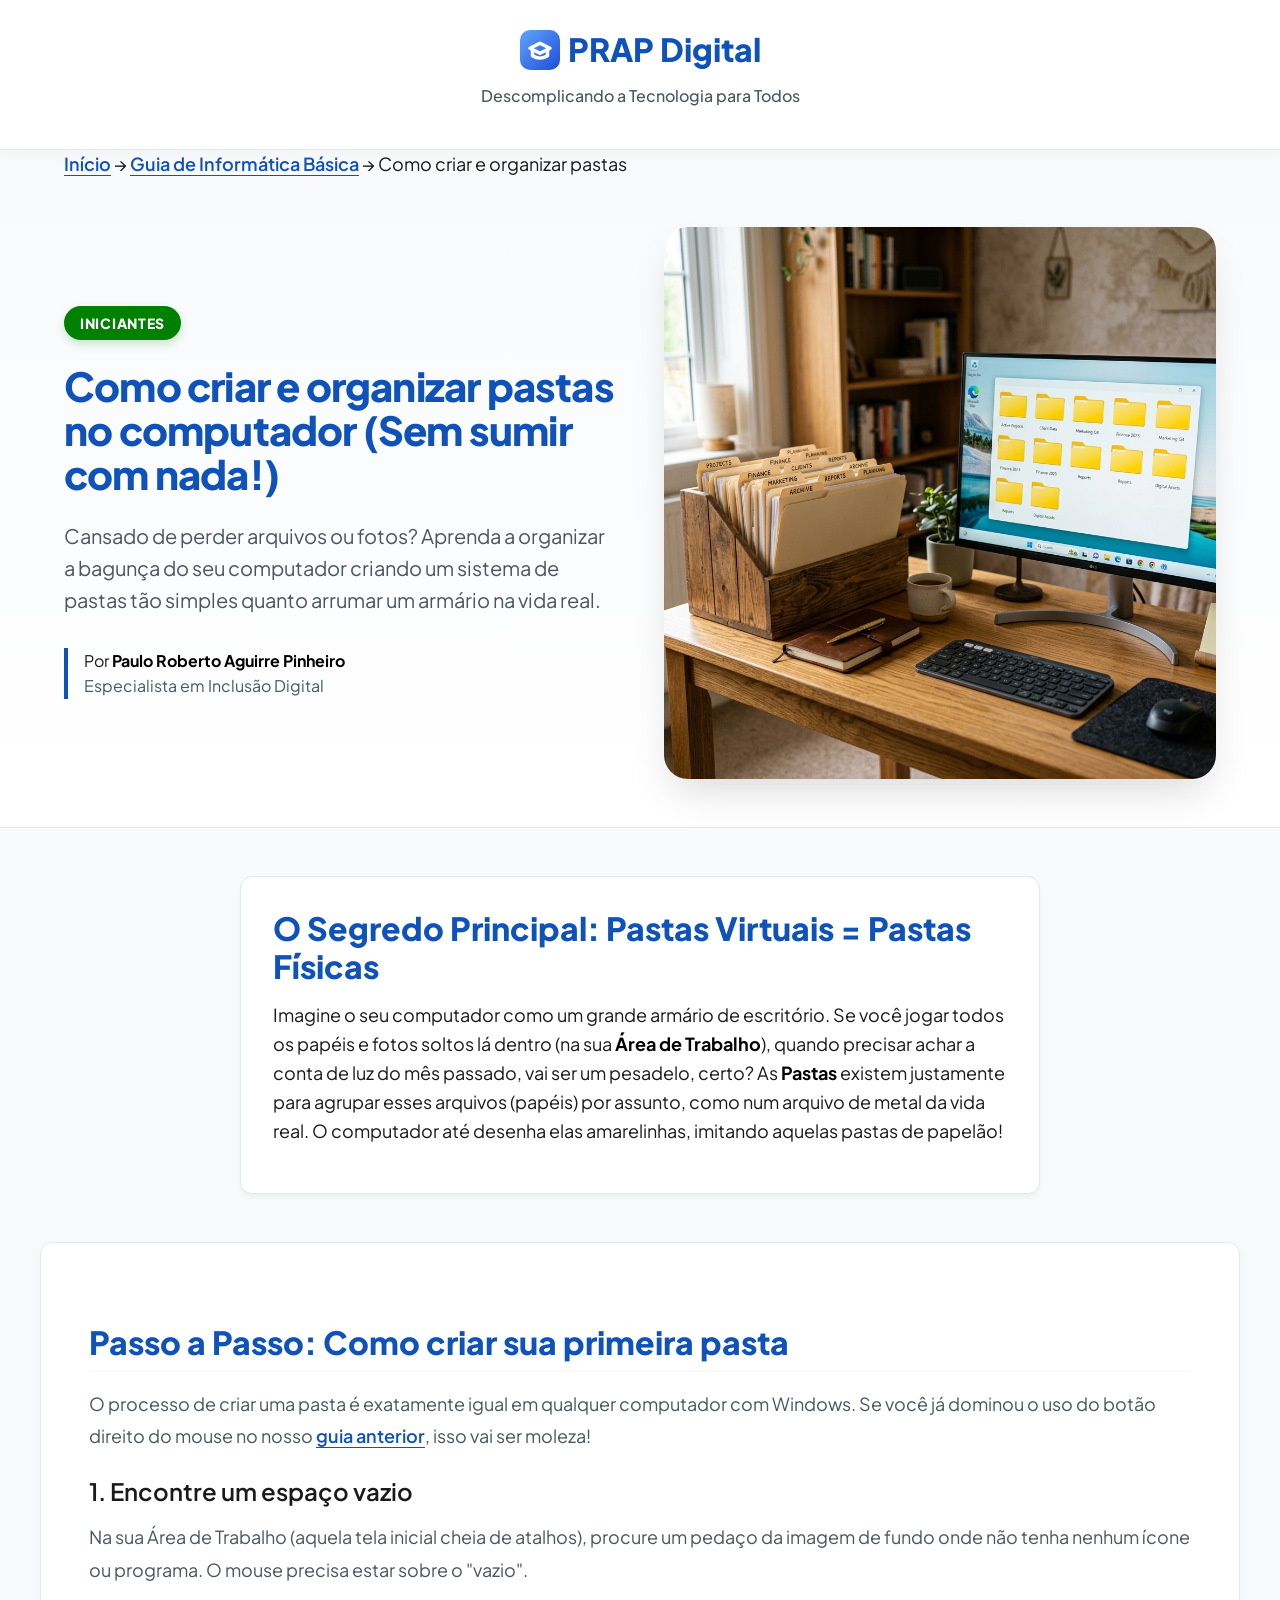
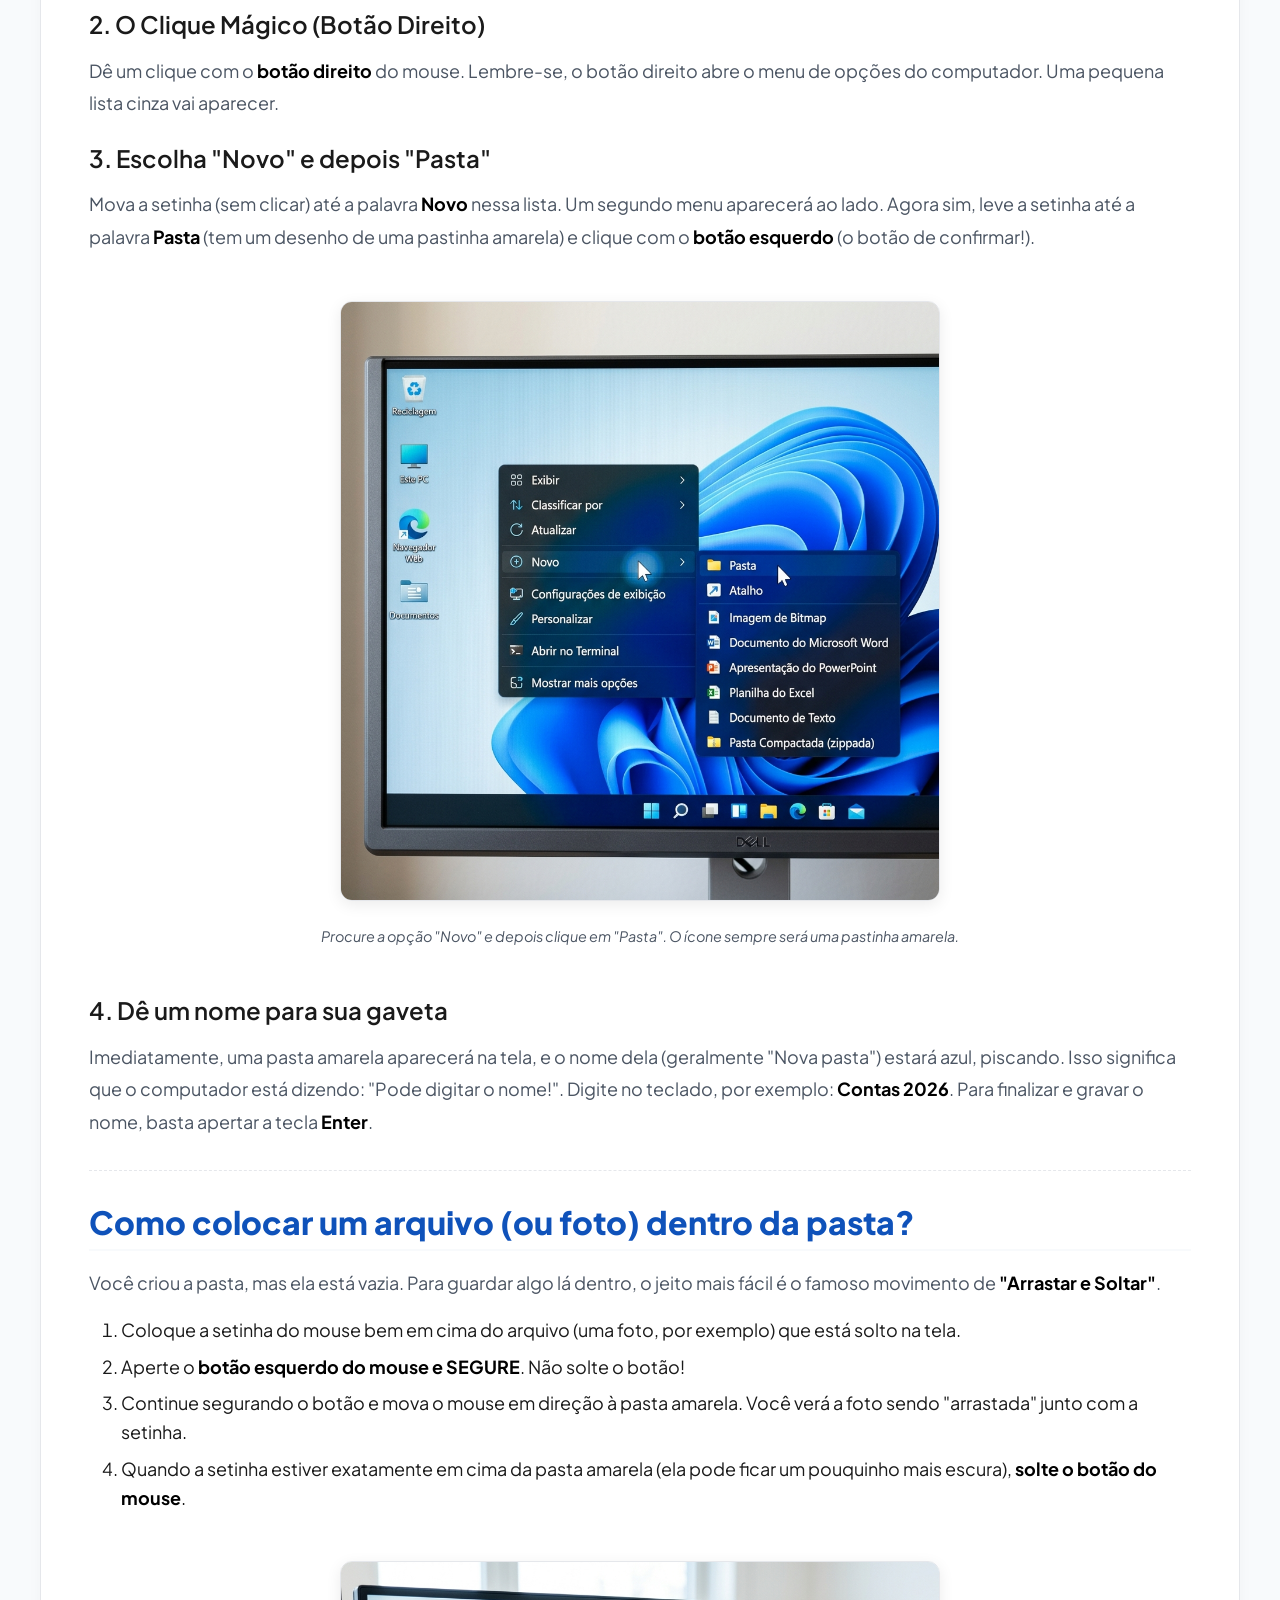
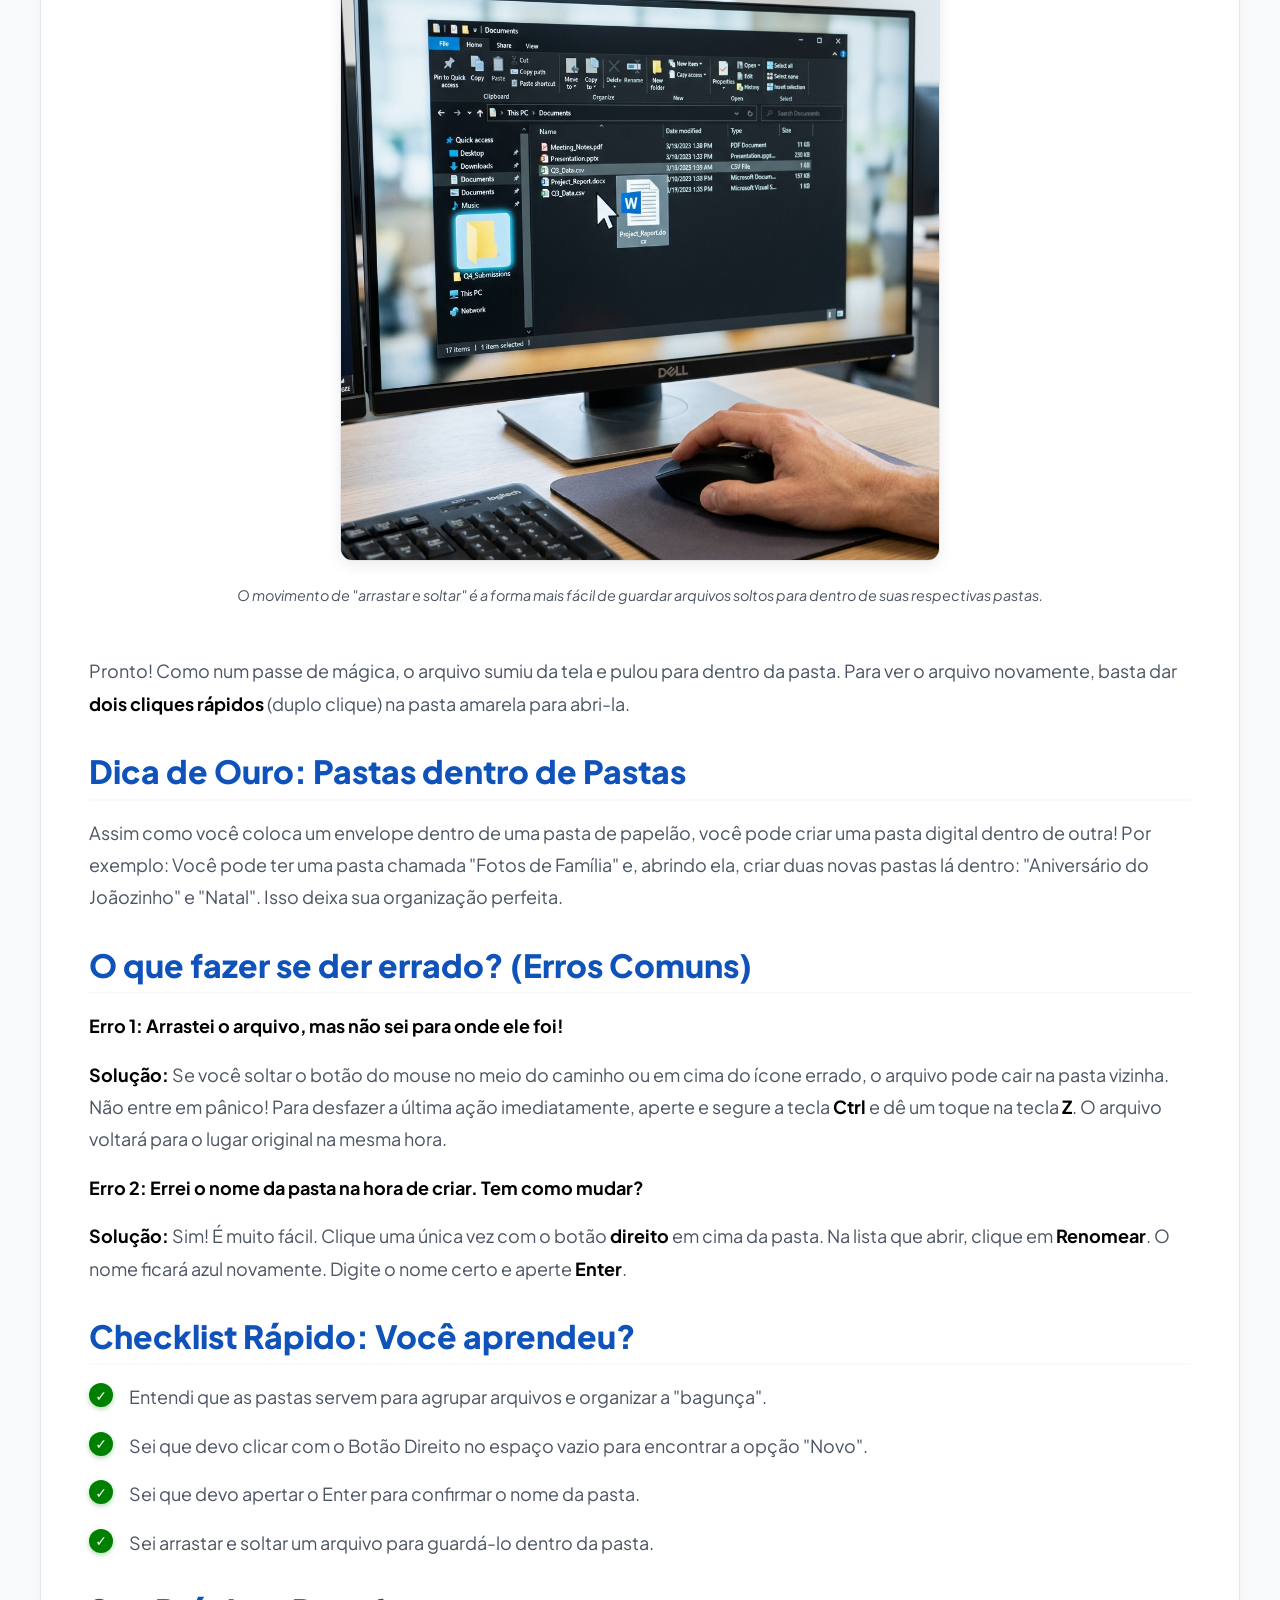
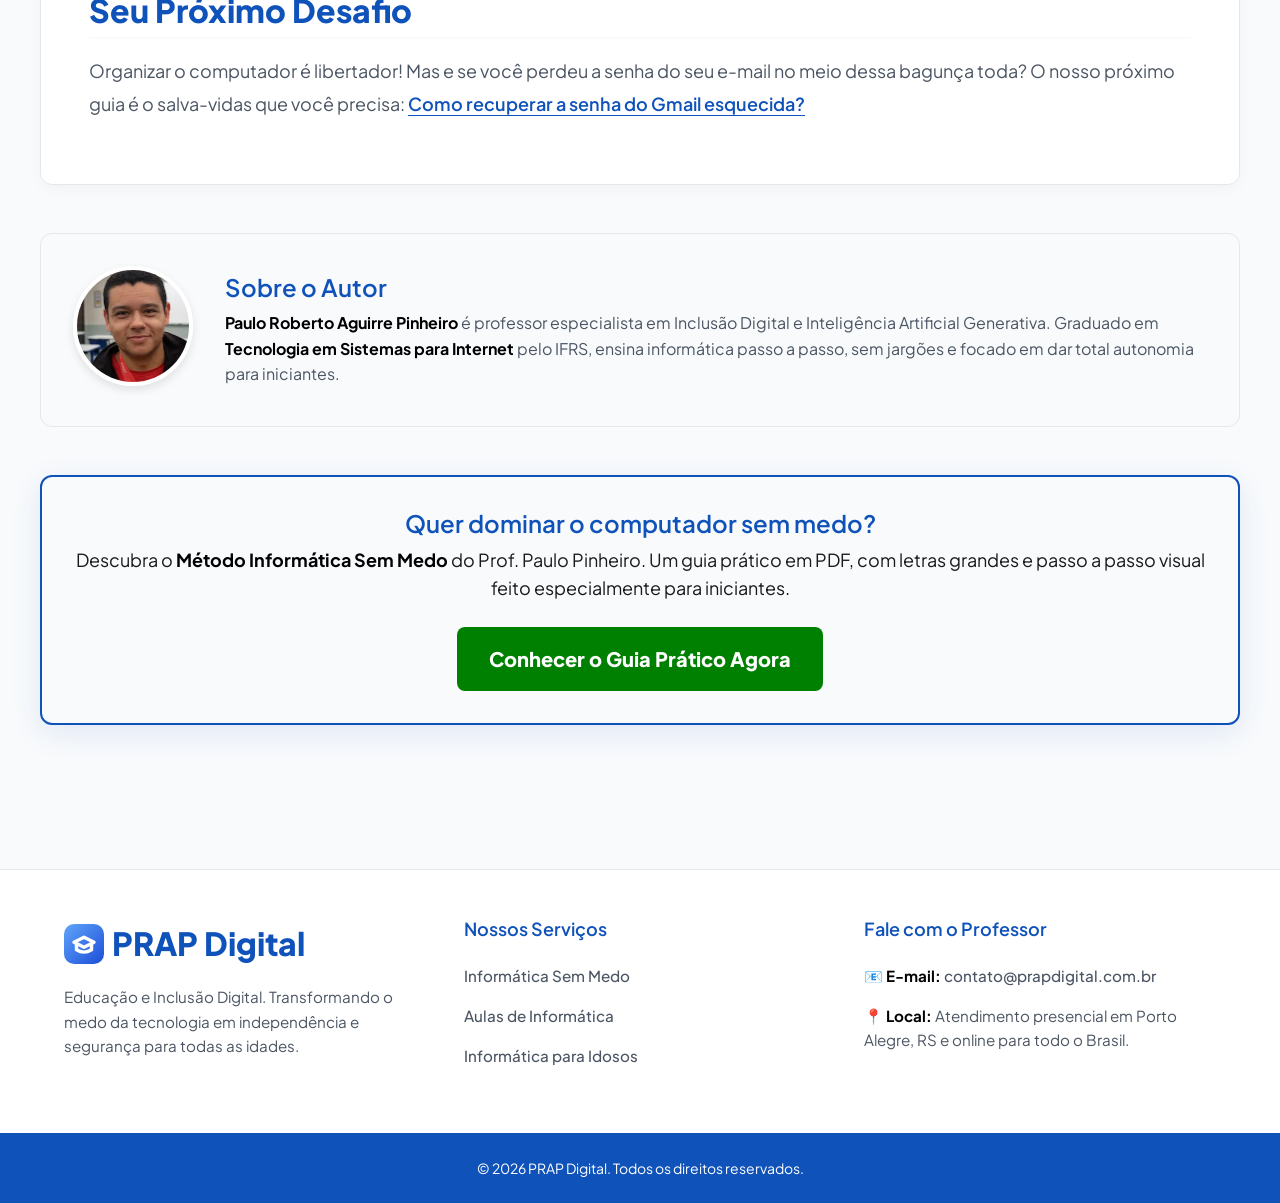
<file: como-criar-organizar-pastas/index.html>
<!DOCTYPE html>
<html lang="pt-BR">
<head>
    <meta charset="UTF-8">
    <meta name="viewport" content="width=device-width, initial-scale=1.0">
    <title>Como Criar e Organizar Pastas no Computador | PRAP Digital</title>
    <meta name="description" content="Aprenda a organizar a bagunça do seu computador criando pastas. Descubra como funciona o sistema de arquivos de forma simples, como num armário de escritório.">
    <meta name="author" content="Paulo Roberto Aguirre Pinheiro">
    
    <link rel="canonical" href="https://prapdigital.com.br/como-criar-organizar-pastas/">
    
    <link rel="preconnect" href="https://fonts.googleapis.com">
    <link rel="preconnect" href="https://fonts.gstatic.com" crossorigin>
    <link rel="preload" href="https://fonts.googleapis.com/css2?family=Plus+Jakarta+Sans:wght@400;600;800&display=swap" as="style">
    <link href="https://fonts.googleapis.com/css2?family=Plus+Jakarta+Sans:wght@400;600;800&display=swap" rel="stylesheet" media="print" onload="this.media='all'">
    <noscript><link href="https://fonts.googleapis.com/css2?family=Plus+Jakarta+Sans:wght@400;600;800&display=swap" rel="stylesheet"></noscript>

    <link rel="preload" as="image" href="../imagem/como-criar-organizar-pastas-prap.jpg" fetchpriority="high">
    <link rel="stylesheet" href="../guia-informatica-basica/style.css">

    <!-- Favicon Oficial -->
    <link rel="icon" type="image/svg+xml" href="../imagem/favicon.svg">
    <link rel="alternate icon" type="image/png" href="../imagem/favicon-48x48.png">

    <!-- OpenGraph / Redes Sociais -->
    <meta property="og:type" content="article">
    <meta property="og:url" content="https://prapdigital.com.br/como-criar-organizar-pastas/">
    <meta property="og:title" content="Como Criar e Organizar Pastas no Computador | PRAP Digital">
    <meta property="og:description" content="Aprenda a organizar a bagunça do seu computador criando pastas. Descubra como funciona o sistema de arquivos de forma simples, como num armário de escritório.">
    <meta property="og:image" content="https://prapdigital.com.br/imagem/como-criar-organizar-pastas-prap.jpg">
    <!-- Schema.org -->
    <script type="application/ld+json">
    {
      "@context": "https://schema.org",
      "@graph": [
        {
          "@type": "LocalBusiness",
          "name": "PRAP Digital - Aulas de Informática",
          "address": {
            "@type": "PostalAddress",
            "addressLocality": "Porto Alegre",
            "addressRegion": "RS",
            "addressCountry": "BR"
          },
          "url": "https://prapdigital.com.br/",
          "telephone": "+5551933003584",
          "image": "https://prapdigital.com.br/imagem/favicon-48x48.png"
        },
        {
          "@type": "Article",
          "headline": "Como Criar e Organizar Pastas no Computador",
          "description": "Descubra como criar pastas e organizar seus arquivos para nunca mais perder uma foto ou documento importante.",
          "author": {
            "@type": "Person",
            "name": "Paulo Roberto Aguirre Pinheiro",
            "jobTitle": "Professor de Informática e Especialista em Inclusão Digital"
          },
          "publisher": {
            "@type": "Organization",
            "name": "PRAP Digital",
            "logo": {
              "@type": "ImageObject",
              "url": "https://prapdigital.com.br/imagem/favicon-48x48.png"
            }
          }
        },
        {
          "@type": "BreadcrumbList",
          "itemListElement": [{
            "@type": "ListItem",
            "position": 1,
            "name": "Início",
            "item": "https://prapdigital.com.br/"
          },{
            "@type": "ListItem",
            "position": 2,
            "name": "Guia de Informática Básica",
            "item": "https://prapdigital.com.br/guia-informatica-basica/"
          },{
            "@type": "ListItem",
            "position": 3,
            "name": "Como criar e organizar pastas",
            "item": "https://prapdigital.com.br/como-criar-organizar-pastas/"
          }]
        }
      ]
    }
    </script>
</head>
<body>
    <header class="header">
        <div class="container header-content">
            <a href="/" class="logo">
                <img src="../imagem/favicon.svg" alt="Logo PRAP Digital" width="40" height="40">
                PRAP Digital
            </a>
            <p class="tagline">Descomplicando a Tecnologia para Todos</p>
        </div>
    </header>

    <main class="main-content">
        <!-- Breadcrumbs -->
        <nav class="container breadcrumb" aria-label="Navegação">
            <a href="/">Início</a> &rarr; 
            <a href="../guia-informatica-basica/">Guia de Informática Básica</a> &rarr; 
            <span>Como criar e organizar pastas</span>
        </nav>

        <!-- HERO SECTION -->
        <section class="hero-section">
            <div class="container hero-grid">
                <div class="hero-content">
                    <span class="badge">Iniciantes</span>
                    <h1>Como criar e organizar pastas no computador (Sem sumir com nada!)</h1>
                    <p class="lead">Cansado de perder arquivos ou fotos? Aprenda a organizar a bagunça do seu computador criando um sistema de pastas tão simples quanto arrumar um armário na vida real.</p>
                    <div class="author-meta">
                        <p>Por <strong>Paulo Roberto Aguirre Pinheiro</strong></p>
                        <span>Especialista em Inclusão Digital</span>
                    </div>
                </div>
                <div class="hero-image-wrapper">
                    <img src="../imagem/como-criar-organizar-pastas-prap.jpg" alt="Fotografia mostrando uma mesa organizada com pastas físicas ao lado de um monitor exibindo pastas digitais idênticas" class="hero-image" fetchpriority="high" width="600" height="600">
                </div>
            </div>
        </section>

        <article class="pillar-content container">
            
            <section class="intro">
                <h2>O Segredo Principal: Pastas Virtuais = Pastas Físicas</h2>
                <p>Imagine o seu computador como um grande armário de escritório. Se você jogar todos os papéis e fotos soltos lá dentro (na sua <strong>Área de Trabalho</strong>), quando precisar achar a conta de luz do mês passado, vai ser um pesadelo, certo? As <strong>Pastas</strong> existem justamente para agrupar esses arquivos (papéis) por assunto, como num arquivo de metal da vida real. O computador até desenha elas amarelinhas, imitando aquelas pastas de papelão!</p>
            </section>

            <section class="content-section">
                <h2>Passo a Passo: Como criar sua primeira pasta</h2>
                <p>O processo de criar uma pasta é exatamente igual em qualquer computador com Windows. Se você já dominou o uso do botão direito do mouse no nosso <a href="../como-usar-mouse-teclado/">guia anterior</a>, isso vai ser moleza!</p>

                <h3>1. Encontre um espaço vazio</h3>
                <p>Na sua Área de Trabalho (aquela tela inicial cheia de atalhos), procure um pedaço da imagem de fundo onde não tenha nenhum ícone ou programa. O mouse precisa estar sobre o "vazio".</p>

                <h3>2. O Clique Mágico (Botão Direito)</h3>
                <p>Dê um clique com o <strong>botão direito</strong> do mouse. Lembre-se, o botão direito abre o menu de opções do computador. Uma pequena lista cinza vai aparecer.</p>
                
                <h3>3. Escolha "Novo" e depois "Pasta"</h3>
                <p>Mova a setinha (sem clicar) até a palavra <strong>Novo</strong> nessa lista. Um segundo menu aparecerá ao lado. Agora sim, leve a setinha até a palavra <strong>Pasta</strong> (tem um desenho de uma pastinha amarela) e clique com o <strong>botão esquerdo</strong> (o botão de confirmar!).</p>
                <figure class="didactic-image">
                    <img src="../imagem/criar-nova-pasta-computador-prap.jpg" alt="Menu do botão direito do mouse mostrando a opção de criar Nova Pasta no computador" width="600" height="600" loading="lazy">
                    <figcaption>Procure a opção "Novo" e depois clique em "Pasta". O ícone sempre será uma pastinha amarela.</figcaption>
                </figure>

                <h3>4. Dê um nome para sua gaveta</h3>
                <p>Imediatamente, uma pasta amarela aparecerá na tela, e o nome dela (geralmente "Nova pasta") estará azul, piscando. Isso significa que o computador está dizendo: "Pode digitar o nome!". Digite no teclado, por exemplo: <strong>Contas 2026</strong>. Para finalizar e gravar o nome, basta apertar a tecla <strong>Enter</strong>.</p>

                <hr style="margin: 2rem 0; border: none; border-top: 1px dashed var(--color-border);">

                <h2>Como colocar um arquivo (ou foto) dentro da pasta?</h2>
                <p>Você criou a pasta, mas ela está vazia. Para guardar algo lá dentro, o jeito mais fácil é o famoso movimento de <strong>"Arrastar e Soltar"</strong>.</p>
                
                <ol style="margin-left: 2rem; margin-bottom: 2rem;">
                    <li>Coloque a setinha do mouse bem em cima do arquivo (uma foto, por exemplo) que está solto na tela.</li>
                    <li>Aperte o <strong>botão esquerdo do mouse e SEGURE</strong>. Não solte o botão!</li>
                    <li>Continue segurando o botão e mova o mouse em direção à pasta amarela. Você verá a foto sendo "arrastada" junto com a setinha.</li>
                    <li>Quando a setinha estiver exatamente em cima da pasta amarela (ela pode ficar um pouquinho mais escura), <strong>solte o botão do mouse</strong>.</li>
                </ol>
                <figure class="didactic-image">
                    <img src="../imagem/arrastar-soltar-arquivos-prap.jpg" alt="Demonstração prática de como clicar, arrastar e soltar arquivos de fotos e documentos para dentro de uma pasta organizada" width="600" height="600" loading="lazy">
                    <figcaption>O movimento de "arrastar e soltar" é a forma mais fácil de guardar arquivos soltos para dentro de suas respectivas pastas.</figcaption>
                </figure>
                <p>Pronto! Como num passe de mágica, o arquivo sumiu da tela e pulou para dentro da pasta. Para ver o arquivo novamente, basta dar <strong>dois cliques rápidos</strong> (duplo clique) na pasta amarela para abri-la.</p>

                <h2>Dica de Ouro: Pastas dentro de Pastas</h2>
                <p>Assim como você coloca um envelope dentro de uma pasta de papelão, você pode criar uma pasta digital dentro de outra! Por exemplo: Você pode ter uma pasta chamada "Fotos de Família" e, abrindo ela, criar duas novas pastas lá dentro: "Aniversário do Joãozinho" e "Natal". Isso deixa sua organização perfeita.</p>

                <h2>O que fazer se der errado? (Erros Comuns)</h2>
                <p><strong>Erro 1: Arrastei o arquivo, mas não sei para onde ele foi!</strong></p>
                <p><strong>Solução:</strong> Se você soltar o botão do mouse no meio do caminho ou em cima do ícone errado, o arquivo pode cair na pasta vizinha. Não entre em pânico! Para desfazer a última ação imediatamente, aperte e segure a tecla <strong>Ctrl</strong> e dê um toque na tecla <strong>Z</strong>. O arquivo voltará para o lugar original na mesma hora.</p>
                
                <p><strong>Erro 2: Errei o nome da pasta na hora de criar. Tem como mudar?</strong></p>
                <p><strong>Solução:</strong> Sim! É muito fácil. Clique uma única vez com o botão <strong>direito</strong> em cima da pasta. Na lista que abrir, clique em <strong>Renomear</strong>. O nome ficará azul novamente. Digite o nome certo e aperte <strong>Enter</strong>.</p>

                <h2>Checklist Rápido: Você aprendeu?</h2>
                <ul class="checklist">
                    <li>Entendi que as pastas servem para agrupar arquivos e organizar a "bagunça".</li>
                    <li>Sei que devo clicar com o Botão Direito no espaço vazio para encontrar a opção "Novo".</li>
                    <li>Sei que devo apertar o Enter para confirmar o nome da pasta.</li>
                    <li>Sei arrastar e soltar um arquivo para guardá-lo dentro da pasta.</li>
                </ul>

                <h2>Seu Próximo Desafio</h2>
                <p>Organizar o computador é libertador! Mas e se você perdeu a senha do seu e-mail no meio dessa bagunça toda? O nosso próximo guia é o salva-vidas que você precisa: <a href="../como-recuperar-senha-gmail/">Como recuperar a senha do Gmail esquecida?</a></p>

            </section>

            <section class="author-bio">
                <div class="author-photo">
                    <img src="../imagem/professor-paulo-pinheiro-informatica-prap-digital-porto-alegre.webp" alt="Professor Paulo Roberto Aguirre Pinheiro" width="120" height="120" loading="lazy">
                </div>
                <div class="author-details">
                    <h3>Sobre o Autor</h3>
                    <p><strong>Paulo Roberto Aguirre Pinheiro</strong> é professor especialista em Inclusão Digital e Inteligência Artificial Generativa. Graduado em <strong>Tecnologia em Sistemas para Internet</strong> pelo IFRS, ensina informática passo a passo, sem jargões e focado em dar total autonomia para iniciantes.</p>
                </div>
            </section>
                        <!-- CTA Marketing Box -->
                <div class="cta-banner">
                    <h3>Quer dominar o computador sem medo?</h3>
                    <p>Descubra o <strong>Método Informática Sem Medo</strong> do Prof. Paulo Pinheiro. Um guia prático em PDF, com letras grandes e passo a passo visual feito especialmente para iniciantes.</p>
                    <a href="../informatica-sem-medo/" class="cta-button">Conhecer o Guia Prático Agora</a>
                </div>
        </article>
    </main>

    <footer class="footer">
        <!-- ... Footer (idem às demais páginas) ... -->
        <div class="container footer-grid">
            <div class="footer-brand">
                <a href="/" class="logo logo-footer">
                    <img src="../imagem/favicon.svg" alt="Logo PRAP Digital" width="40" height="40">
                    PRAP Digital
                </a>
                <p>Educação e Inclusão Digital. Transformando o medo da tecnologia em independência e segurança para todas as idades.</p>
            </div>
            
            <div class="footer-links">
                <h3>Nossos Serviços</h3>
                <ul>
                    <li><a href="https://prapdigital.com.br/informatica-sem-medo/">Informática Sem Medo</a></li>
                    <li><a href="https://prapdigital.com.br/">Aulas de Informática</a></li>
                    <li><a href="https://prapdigital.com.br/informatica-para-idosos/">Informática para Idosos</a></li>
                </ul>
            </div>

            <div class="footer-contact">
                <h3>Fale com o Professor</h3>
                <ul>
                    <li>📧 <strong>E-mail:</strong> <a href="mailto:contato@prapdigital.com.br">contato@prapdigital.com.br</a></li>
                    <li>📍 <strong>Local:</strong> Atendimento presencial em Porto Alegre, RS e online para todo o Brasil.</li>
                </ul>
            </div>
        </div>
        <div class="footer-bottom">
            <div class="container">
                <p>&copy; 2026 PRAP Digital. Todos os direitos reservados.</p>
            </div>
        </div>
    </footer>
</body>
</html>
</file>
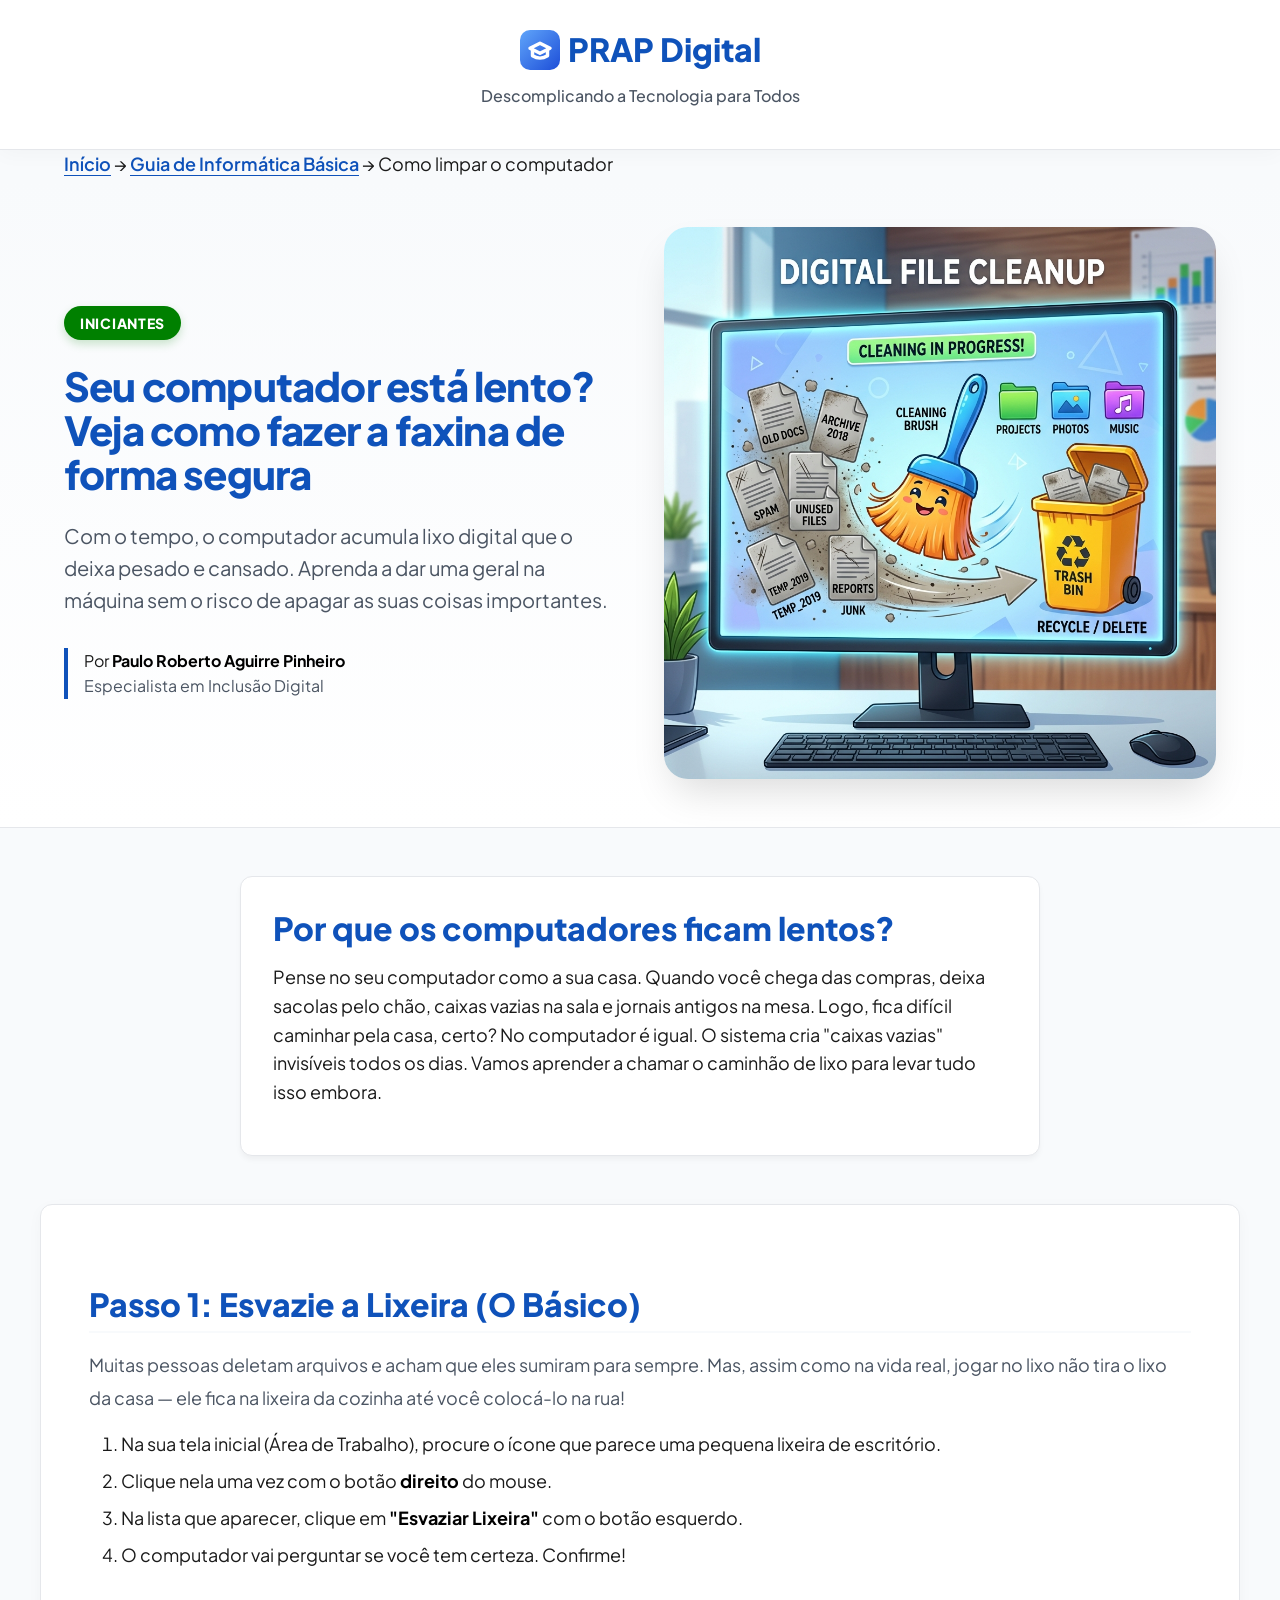
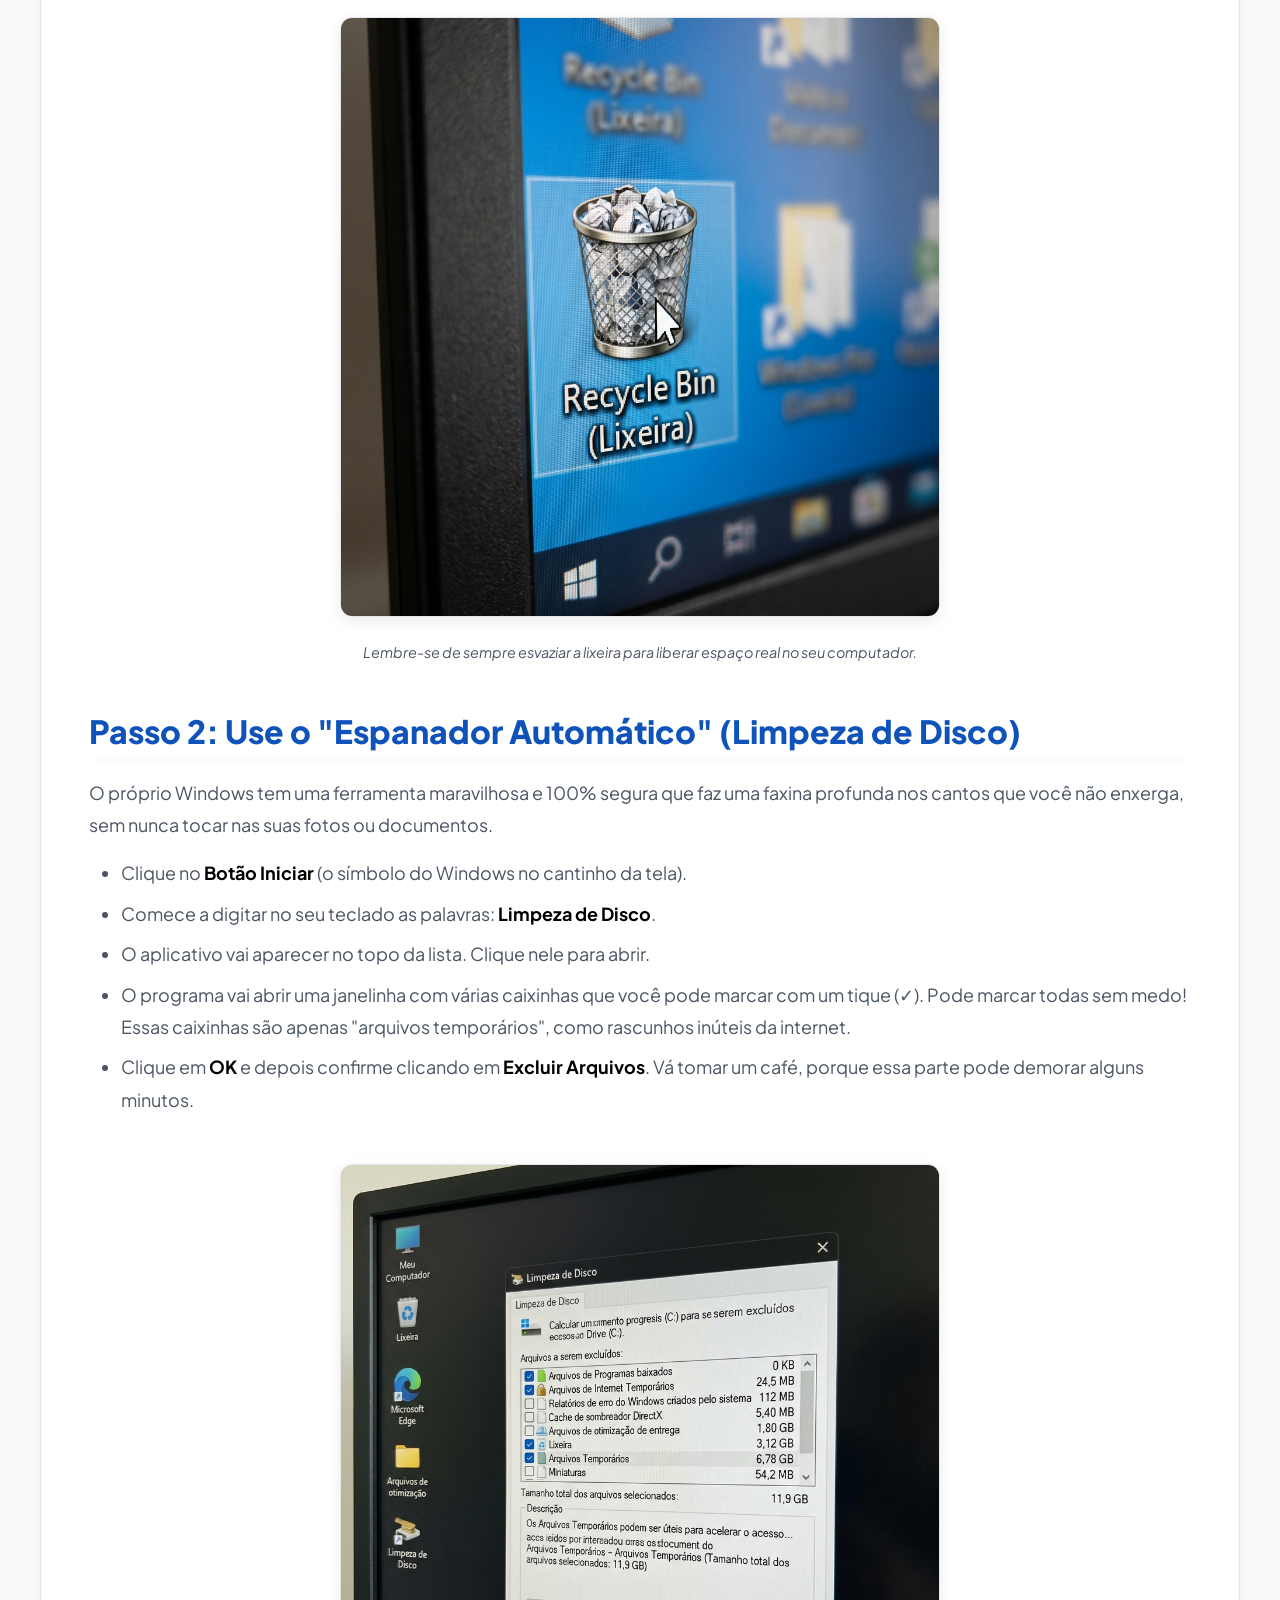
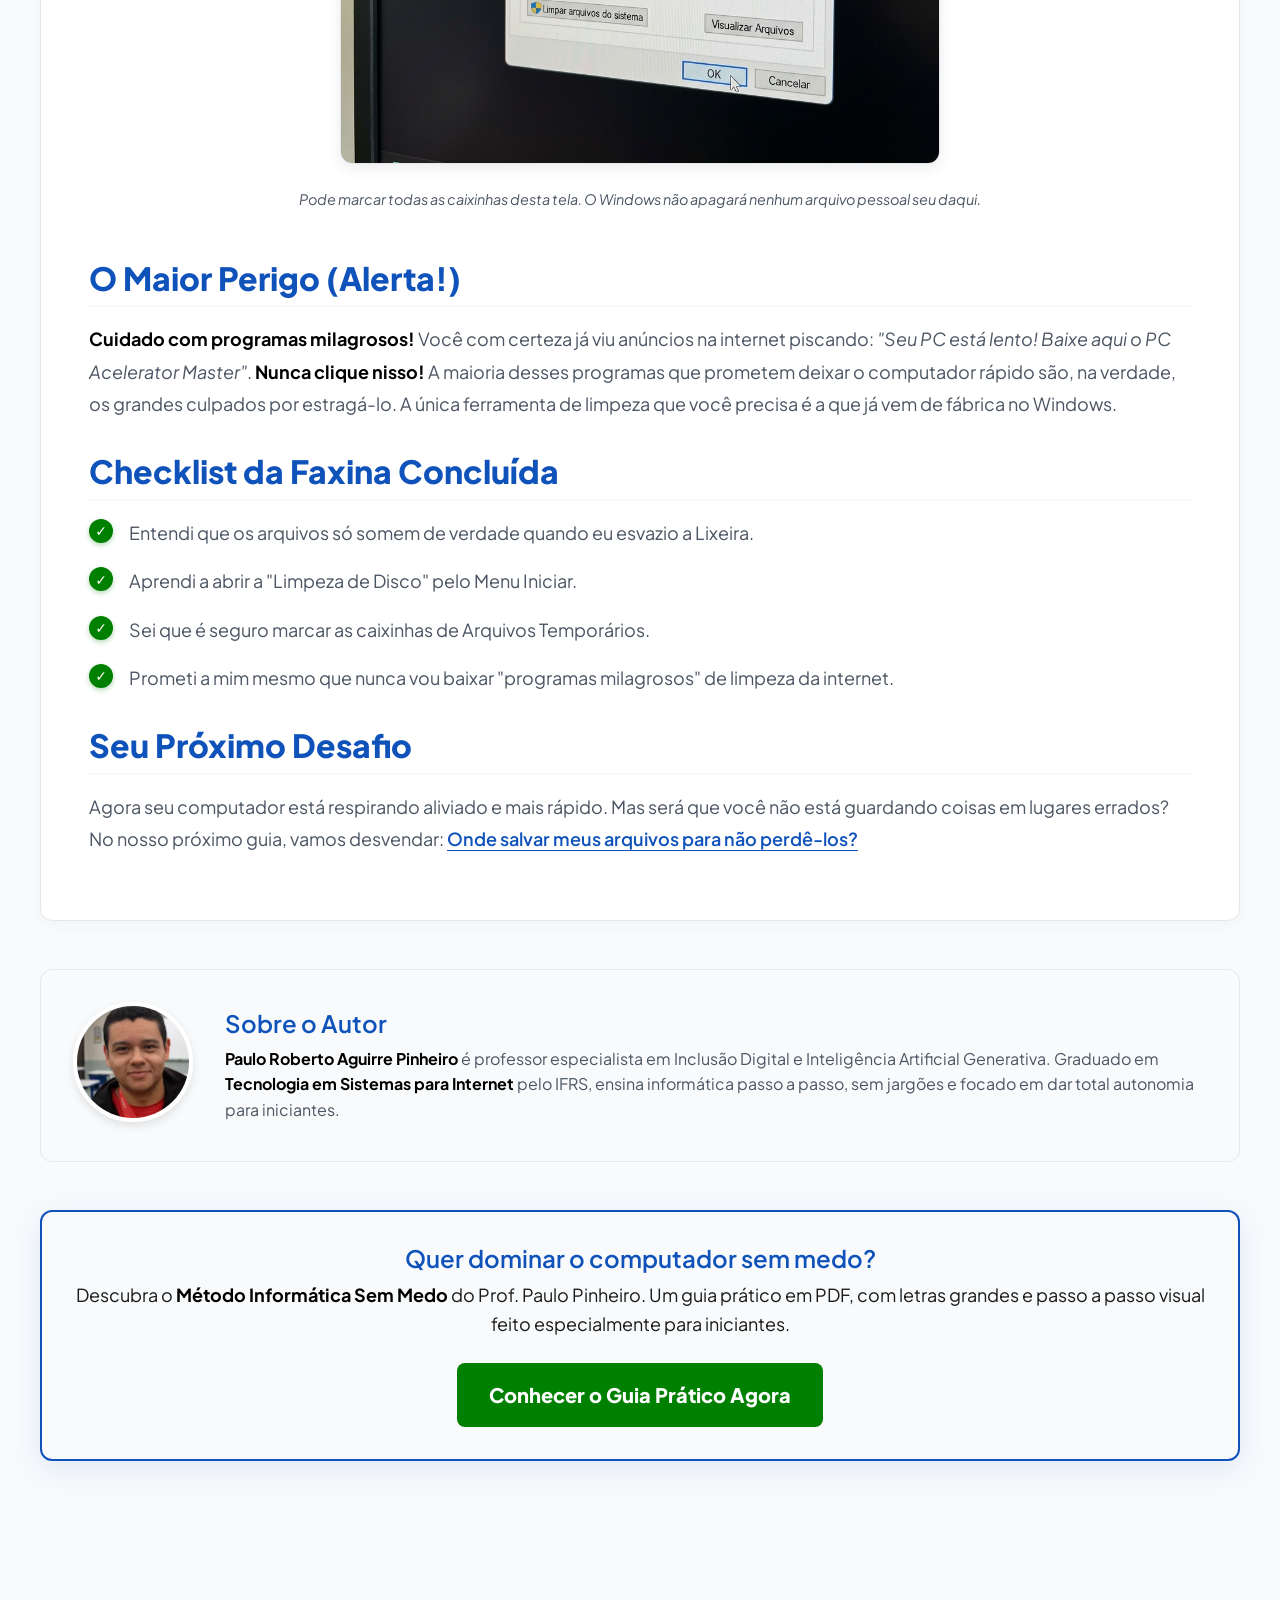
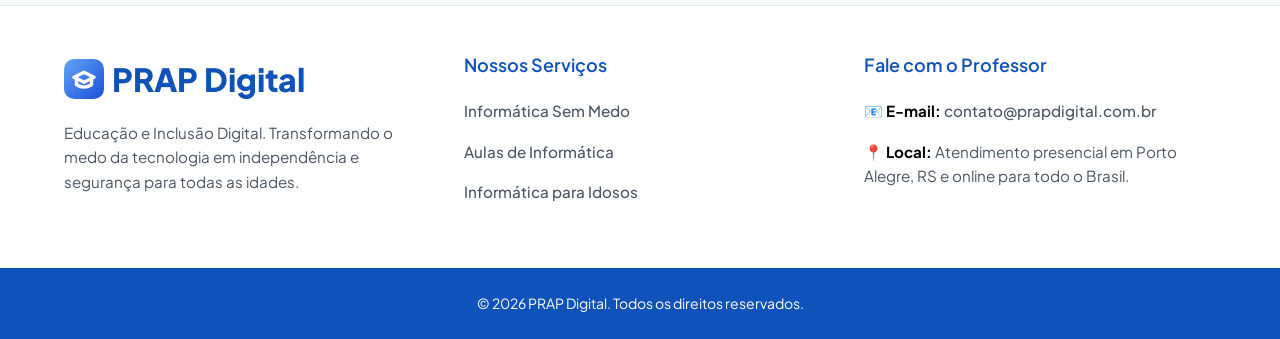
<file: como-limpar-o-computador/index.html>
<!DOCTYPE html>
<html lang="pt-BR">
<head>
    <meta charset="UTF-8">
    <meta name="viewport" content="width=device-width, initial-scale=1.0">
    <title>Como Limpar o Computador para Deixá-lo Mais Rápido | PRAP Digital</title>
    <meta name="description" content="Seu computador está lento? Aprenda o passo a passo seguro para fazer uma faxina virtual sem apagar o que é importante e sem precisar de um técnico.">
    <meta name="author" content="Paulo Roberto Aguirre Pinheiro">
    
    <link rel="canonical" href="https://prapdigital.com.br/como-limpar-o-computador/">
    
    <link rel="preconnect" href="https://fonts.googleapis.com">
    <link rel="preconnect" href="https://fonts.gstatic.com" crossorigin>
    <link rel="preload" href="https://fonts.googleapis.com/css2?family=Plus+Jakarta+Sans:wght@400;600;800&display=swap" as="style">
    <link href="https://fonts.googleapis.com/css2?family=Plus+Jakarta+Sans:wght@400;600;800&display=swap" rel="stylesheet" media="print" onload="this.media='all'">
    <noscript><link href="https://fonts.googleapis.com/css2?family=Plus+Jakarta+Sans:wght@400;600;800&display=swap" rel="stylesheet"></noscript>

    <link rel="preload" as="image" href="../imagem/hero-limpeza-computador-prap.jpg" fetchpriority="high">
    <link rel="stylesheet" href="../guia-informatica-basica/style.css">

    <!-- Favicon Oficial -->
    <link rel="icon" type="image/svg+xml" href="../imagem/favicon.svg">
    <link rel="alternate icon" type="image/png" href="../imagem/favicon-48x48.png">

    <!-- OpenGraph / Redes Sociais -->
    <meta property="og:type" content="article">
    <meta property="og:url" content="https://prapdigital.com.br/como-limpar-o-computador/">
    <meta property="og:title" content="Como Limpar o Computador para Deixá-lo Mais Rápido | PRAP Digital">
    <meta property="og:description" content="Seu computador está lento? Aprenda o passo a passo seguro para fazer uma faxina virtual sem apagar o que é importante e sem precisar de um técnico.">
    <meta property="og:image" content="https://prapdigital.com.br/imagem/hero-limpeza-computador-prap.jpg">
    <!-- Schema.org -->
    <script type="application/ld+json">
    {
      "@context": "https://schema.org",
      "@graph": [
        {
          "@type": "LocalBusiness",
          "name": "PRAP Digital - Aulas de Informática",
          "address": {
            "@type": "PostalAddress",
            "addressLocality": "Porto Alegre",
            "addressRegion": "RS",
            "addressCountry": "BR"
          },
          "url": "https://prapdigital.com.br/",
          "telephone": "+5551933003584",
          "image": "https://prapdigital.com.br/imagem/favicon-48x48.png"
        },
        {
          "@type": "Article",
          "headline": "Como Limpar o Computador para Deixá-lo Mais Rápido",
          "description": "Faça uma faxina segura no seu Windows para melhorar o desempenho. Aprenda a esvaziar a lixeira e remover arquivos inúteis sem riscos.",
          "author": {
            "@type": "Person",
            "name": "Paulo Roberto Aguirre Pinheiro",
            "jobTitle": "Professor de Informática e Especialista em Inclusão Digital"
          },
          "publisher": {
            "@type": "Organization",
            "name": "PRAP Digital",
            "logo": {
              "@type": "ImageObject",
              "url": "https://prapdigital.com.br/imagem/favicon-48x48.png"
            }
          }
        },
        {
          "@type": "BreadcrumbList",
          "itemListElement": [{
            "@type": "ListItem",
            "position": 1,
            "name": "Início",
            "item": "https://prapdigital.com.br/"
          },{
            "@type": "ListItem",
            "position": 2,
            "name": "Guia de Informática Básica",
            "item": "https://prapdigital.com.br/guia-informatica-basica/"
          },{
            "@type": "ListItem",
            "position": 3,
            "name": "Como limpar o computador",
            "item": "https://prapdigital.com.br/como-limpar-o-computador/"
          }]
        }
      ]
    }
    </script>
</head>
<body>
    <header class="header">
        <div class="container header-content">
            <a href="/" class="logo">
                <img src="../imagem/favicon.svg" alt="Logo PRAP Digital" width="40" height="40">
                PRAP Digital
            </a>
            <p class="tagline">Descomplicando a Tecnologia para Todos</p>
        </div>
    </header>

    <main class="main-content">
        <!-- Breadcrumbs -->
        <nav class="container breadcrumb" aria-label="Navegação">
            <a href="/">Início</a> &rarr; 
            <a href="../guia-informatica-basica/">Guia de Informática Básica</a> &rarr; 
            <span>Como limpar o computador</span>
        </nav>

        <!-- HERO SECTION -->
        <section class="hero-section">
            <div class="container hero-grid">
                <div class="hero-content">
                    <span class="badge">Iniciantes</span>
                    <h1>Seu computador está lento? Veja como fazer a faxina de forma segura</h1>
                    <p class="lead">Com o tempo, o computador acumula lixo digital que o deixa pesado e cansado. Aprenda a dar uma geral na máquina sem o risco de apagar as suas coisas importantes.</p>
                    <div class="author-meta">
                        <p>Por <strong>Paulo Roberto Aguirre Pinheiro</strong></p>
                        <span>Especialista em Inclusão Digital</span>
                    </div>
                </div>
                <div class="hero-image-wrapper">
                    <img src="../imagem/hero-limpeza-computador-prap.jpg" alt="Ilustração mostrando uma vassoura digital varrendo arquivos antigos do computador para deixá-lo mais rápido" class="hero-image" fetchpriority="high" width="600" height="600">
                </div>
            </div>
        </section>

        <article class="pillar-content container">
            
            <section class="intro">
                <h2>Por que os computadores ficam lentos?</h2>
                <p>Pense no seu computador como a sua casa. Quando você chega das compras, deixa sacolas pelo chão, caixas vazias na sala e jornais antigos na mesa. Logo, fica difícil caminhar pela casa, certo? No computador é igual. O sistema cria "caixas vazias" invisíveis todos os dias. Vamos aprender a chamar o caminhão de lixo para levar tudo isso embora.</p>
            </section>

            <section class="content-section">
                <h2>Passo 1: Esvazie a Lixeira (O Básico)</h2>
                <p>Muitas pessoas deletam arquivos e acham que eles sumiram para sempre. Mas, assim como na vida real, jogar no lixo não tira o lixo da casa — ele fica na lixeira da cozinha até você colocá-lo na rua!</p>
                <ol style="margin-left: 2rem; margin-bottom: 2rem;">
                    <li>Na sua tela inicial (Área de Trabalho), procure o ícone que parece uma pequena lixeira de escritório.</li>
                    <li>Clique nela uma vez com o botão <strong>direito</strong> do mouse.</li>
                    <li>Na lista que aparecer, clique em <strong>"Esvaziar Lixeira"</strong> com o botão esquerdo.</li>
                    <li>O computador vai perguntar se você tem certeza. Confirme!</li>
                </ol>

                <figure class="didactic-image">
                    <img src="../imagem/esvaziar-lixeira-prap.jpg" alt="Menu clicando com botão direito no ícone da lixeira com a opção Esvaziar Lixeira destacada no Windows" width="600" height="600" loading="lazy">
                    <figcaption>Lembre-se de sempre esvaziar a lixeira para liberar espaço real no seu computador.</figcaption>
                </figure>

                <h2>Passo 2: Use o "Espanador Automático" (Limpeza de Disco)</h2>
                <p>O próprio Windows tem uma ferramenta maravilhosa e 100% segura que faz uma faxina profunda nos cantos que você não enxerga, sem nunca tocar nas suas fotos ou documentos.</p>
                
                <ul style="list-style-type: disc; margin-left: 2rem; margin-bottom: 2rem;">
                    <li>Clique no <strong>Botão Iniciar</strong> (o símbolo do Windows no cantinho da tela).</li>
                    <li>Comece a digitar no seu teclado as palavras: <strong>Limpeza de Disco</strong>.</li>
                    <li>O aplicativo vai aparecer no topo da lista. Clique nele para abrir.</li>
                    <li>O programa vai abrir uma janelinha com várias caixinhas que você pode marcar com um tique (✓). Pode marcar todas sem medo! Essas caixinhas são apenas "arquivos temporários", como rascunhos inúteis da internet.</li>
                    <li>Clique em <strong>OK</strong> e depois confirme clicando em <strong>Excluir Arquivos</strong>. Vá tomar um café, porque essa parte pode demorar alguns minutos.</li>
                </ul>

                <figure class="didactic-image">
                    <img src="../imagem/limpeza-de-disco-prap.jpg" alt="Tela da ferramenta Limpeza de Disco do Windows mostrando várias caixas marcadas prontas para exclusão segura" width="600" height="600" loading="lazy">
                    <figcaption>Pode marcar todas as caixinhas desta tela. O Windows não apagará nenhum arquivo pessoal seu daqui.</figcaption>
                </figure>

                <h2>O Maior Perigo (Alerta!)</h2>
                <p><strong>Cuidado com programas milagrosos!</strong> Você com certeza já viu anúncios na internet piscando: <em>"Seu PC está lento! Baixe aqui o PC Acelerator Master"</em>. <strong>Nunca clique nisso!</strong> A maioria desses programas que prometem deixar o computador rápido são, na verdade, os grandes culpados por estragá-lo. A única ferramenta de limpeza que você precisa é a que já vem de fábrica no Windows.</p>

                <h2>Checklist da Faxina Concluída</h2>
                <ul class="checklist">
                    <li>Entendi que os arquivos só somem de verdade quando eu esvazio a Lixeira.</li>
                    <li>Aprendi a abrir a "Limpeza de Disco" pelo Menu Iniciar.</li>
                    <li>Sei que é seguro marcar as caixinhas de Arquivos Temporários.</li>
                    <li>Prometi a mim mesmo que nunca vou baixar "programas milagrosos" de limpeza da internet.</li>
                </ul>

                <h2>Seu Próximo Desafio</h2>
                <p>Agora seu computador está respirando aliviado e mais rápido. Mas será que você não está guardando coisas em lugares errados? No nosso próximo guia, vamos desvendar: <a href="../onde-salvar-meus-arquivos/">Onde salvar meus arquivos para não perdê-los?</a></p>

            </section>

            <section class="author-bio">
                <div class="author-photo">
                    <img src="../imagem/professor-paulo-pinheiro-informatica-prap-digital-porto-alegre.webp" alt="Professor Paulo Roberto Aguirre Pinheiro" width="120" height="120" loading="lazy">
                </div>
                <div class="author-details">
                    <h3>Sobre o Autor</h3>
                    <p><strong>Paulo Roberto Aguirre Pinheiro</strong> é professor especialista em Inclusão Digital e Inteligência Artificial Generativa. Graduado em <strong>Tecnologia em Sistemas para Internet</strong> pelo IFRS, ensina informática passo a passo, sem jargões e focado em dar total autonomia para iniciantes.</p>
                </div>
            </section>
                        <!-- CTA Marketing Box -->
                <div class="cta-banner">
                    <h3>Quer dominar o computador sem medo?</h3>
                    <p>Descubra o <strong>Método Informática Sem Medo</strong> do Prof. Paulo Pinheiro. Um guia prático em PDF, com letras grandes e passo a passo visual feito especialmente para iniciantes.</p>
                    <a href="../informatica-sem-medo/" class="cta-button">Conhecer o Guia Prático Agora</a>
                </div>
        </article>
    </main>

    <footer class="footer">
        <div class="container footer-grid">
            <div class="footer-brand">
                <a href="/" class="logo logo-footer">
                    <img src="../imagem/favicon.svg" alt="Logo PRAP Digital" width="40" height="40">
                    PRAP Digital
                </a>
                <p>Educação e Inclusão Digital. Transformando o medo da tecnologia em independência e segurança para todas as idades.</p>
            </div>
            
            <div class="footer-links">
                <h3>Nossos Serviços</h3>
                <ul>
                    <li><a href="https://prapdigital.com.br/informatica-sem-medo/">Informática Sem Medo</a></li>
                    <li><a href="https://prapdigital.com.br/">Aulas de Informática</a></li>
                    <li><a href="https://prapdigital.com.br/informatica-para-idosos/">Informática para Idosos</a></li>
                </ul>
            </div>

            <div class="footer-contact">
                <h3>Fale com o Professor</h3>
                <ul>
                    <li>📧 <strong>E-mail:</strong> <a href="mailto:contato@prapdigital.com.br">contato@prapdigital.com.br</a></li>
                    <li>📍 <strong>Local:</strong> Atendimento presencial em Porto Alegre, RS e online para todo o Brasil.</li>
                </ul>
            </div>
        </div>
        <div class="footer-bottom">
            <div class="container">
                <p>&copy; 2026 PRAP Digital. Todos os direitos reservados.</p>
            </div>
        </div>
    </footer>
</body>
</html>
</file>
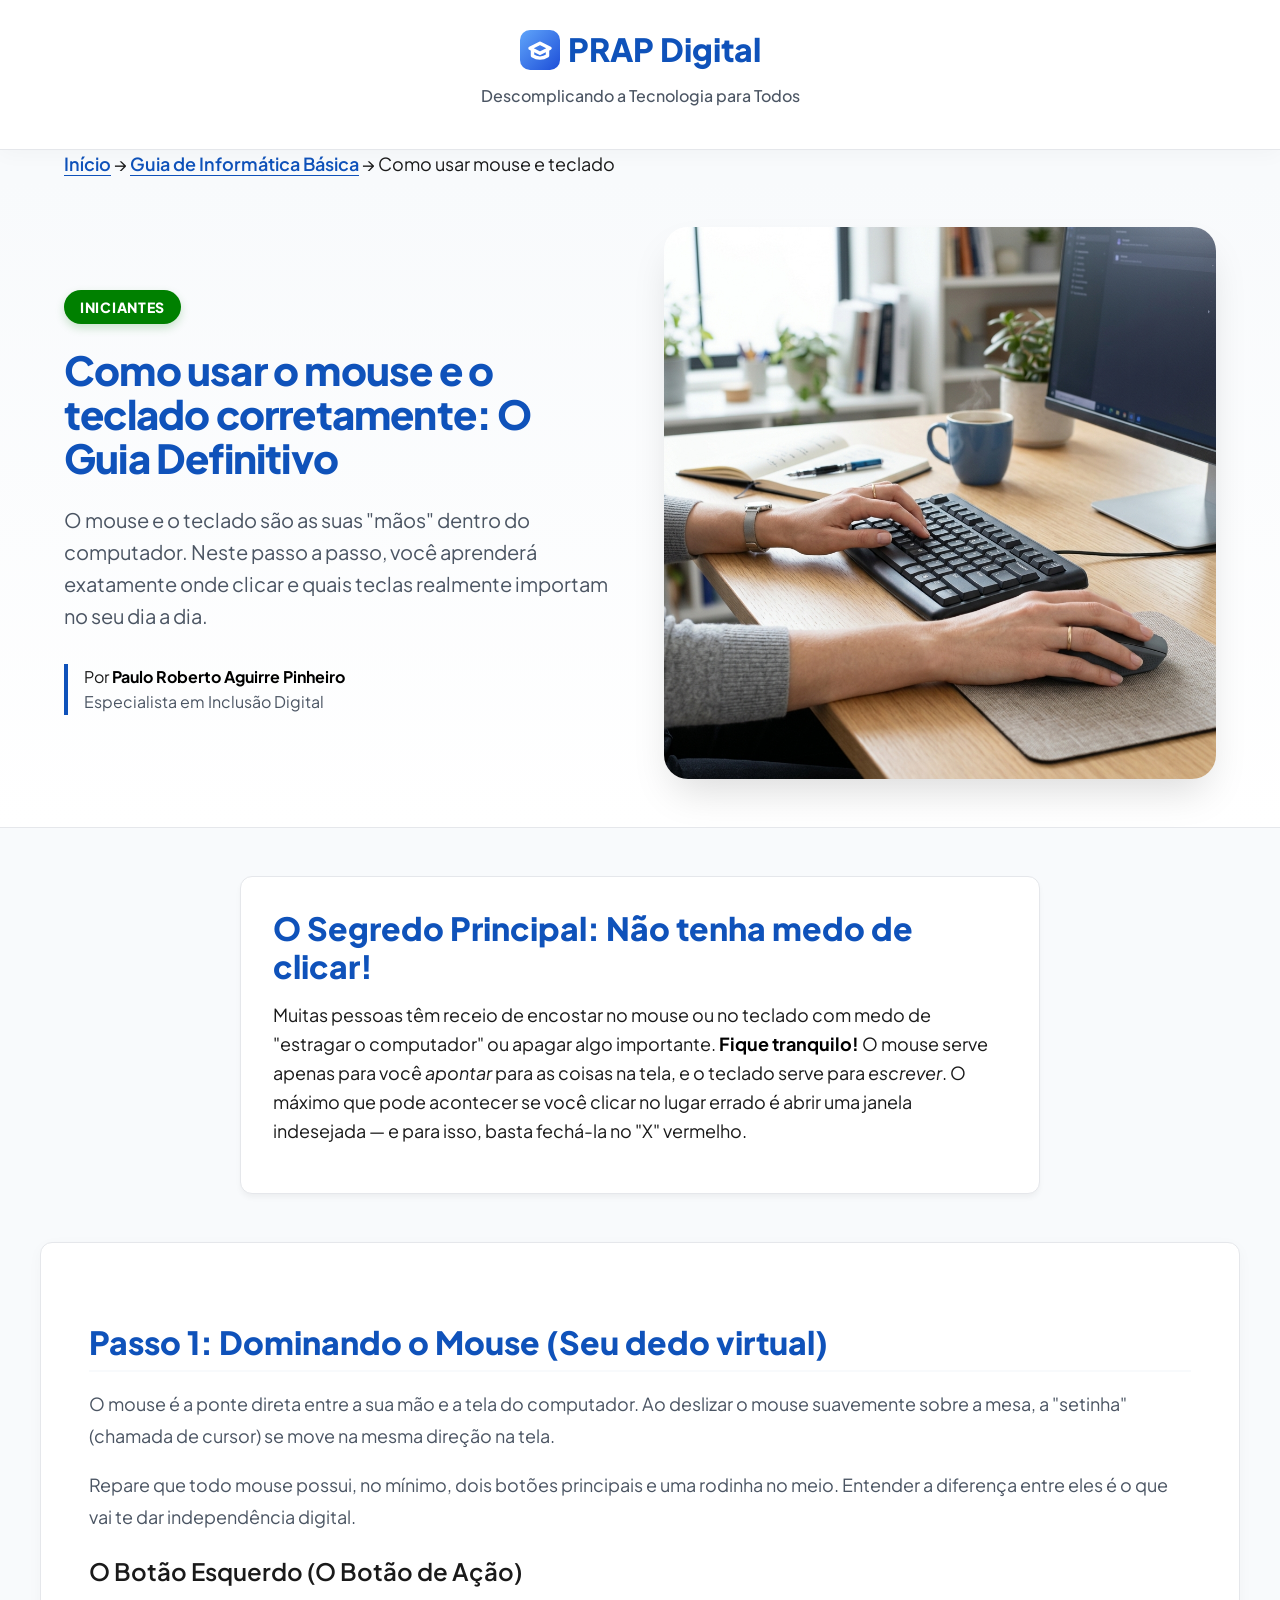
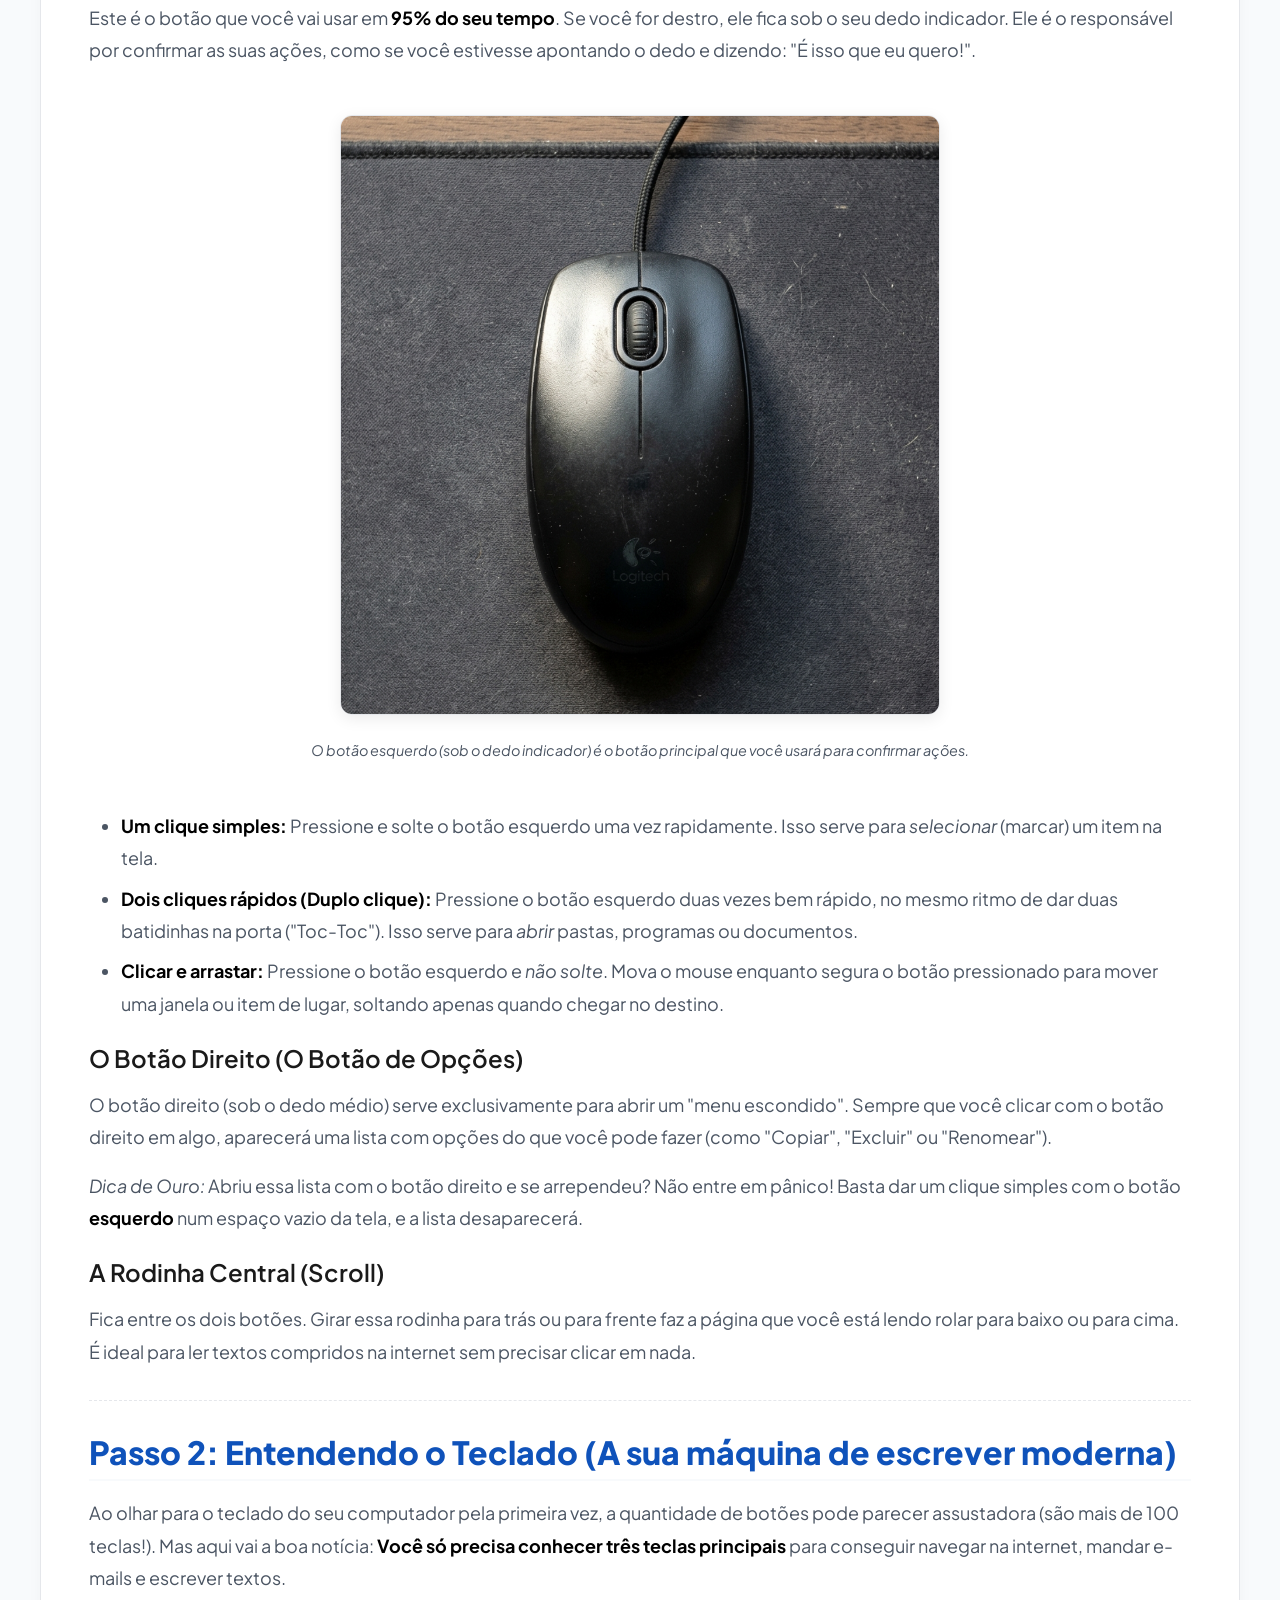
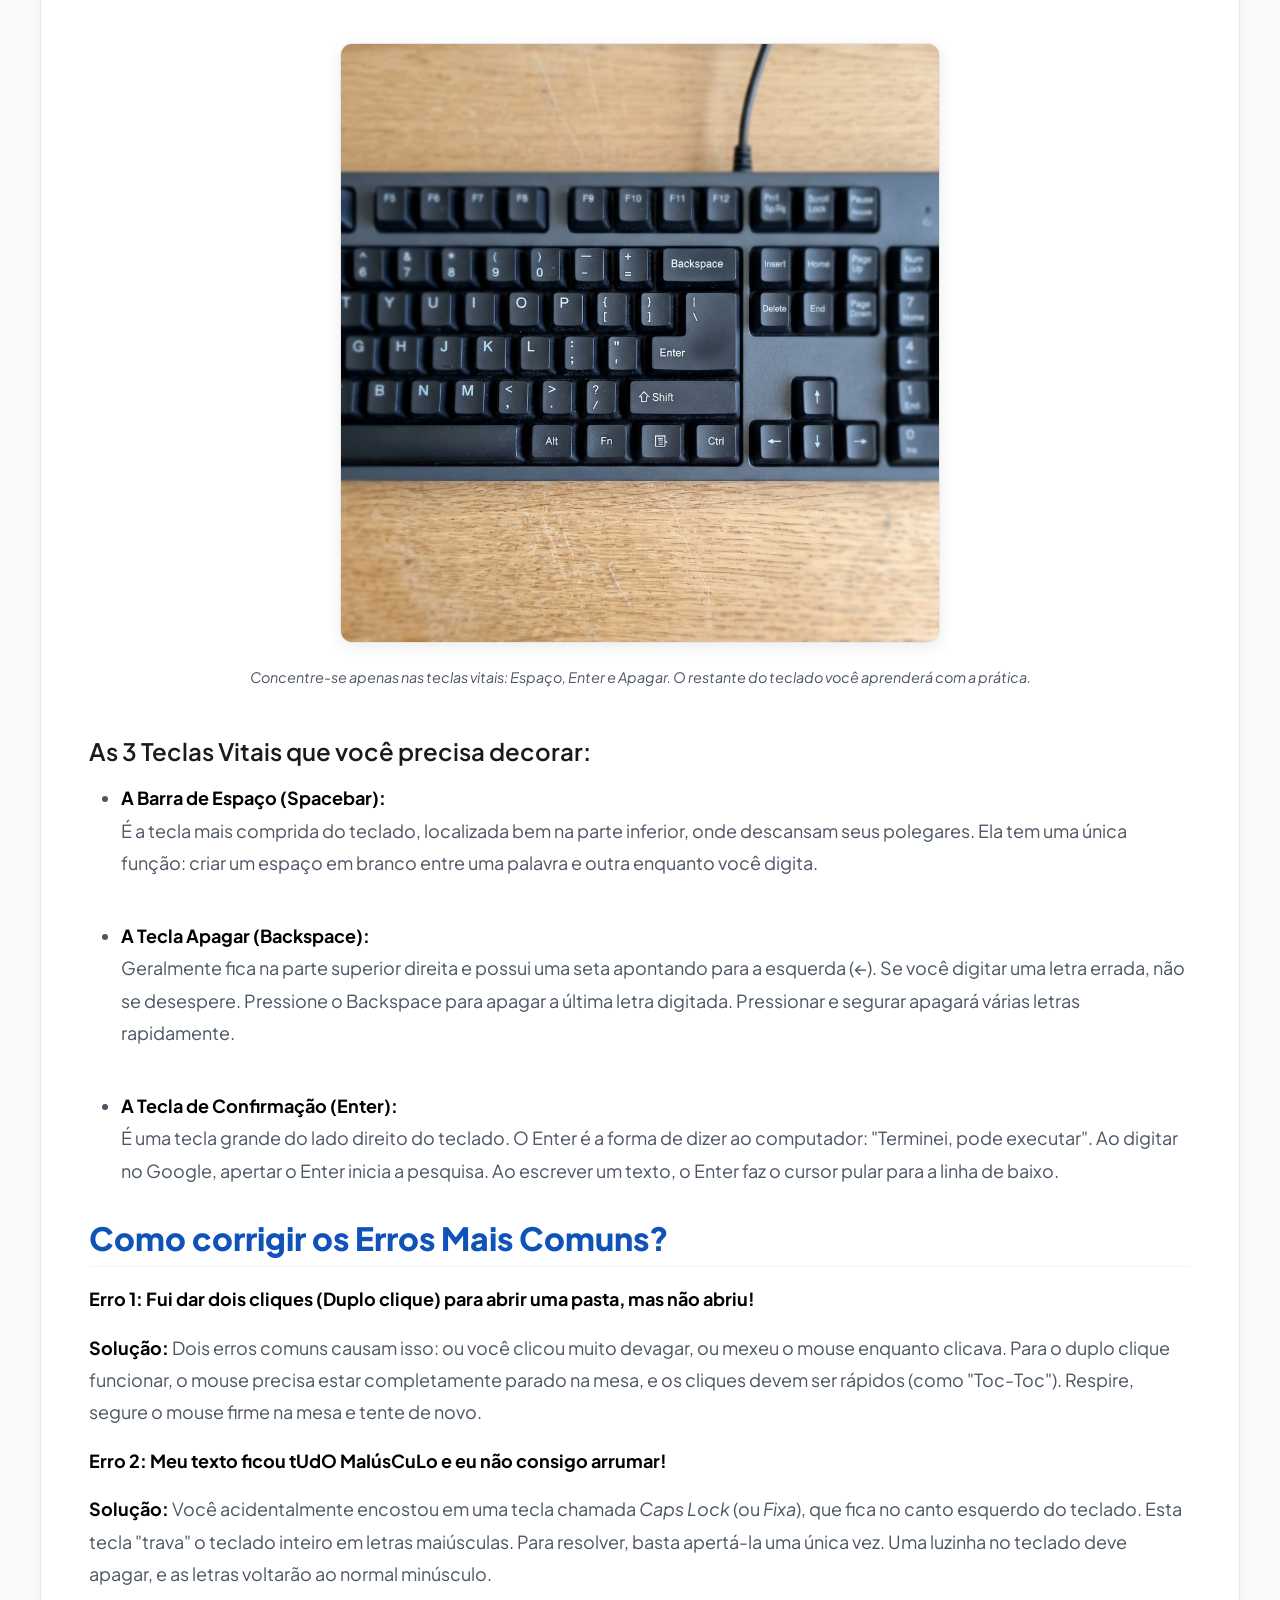
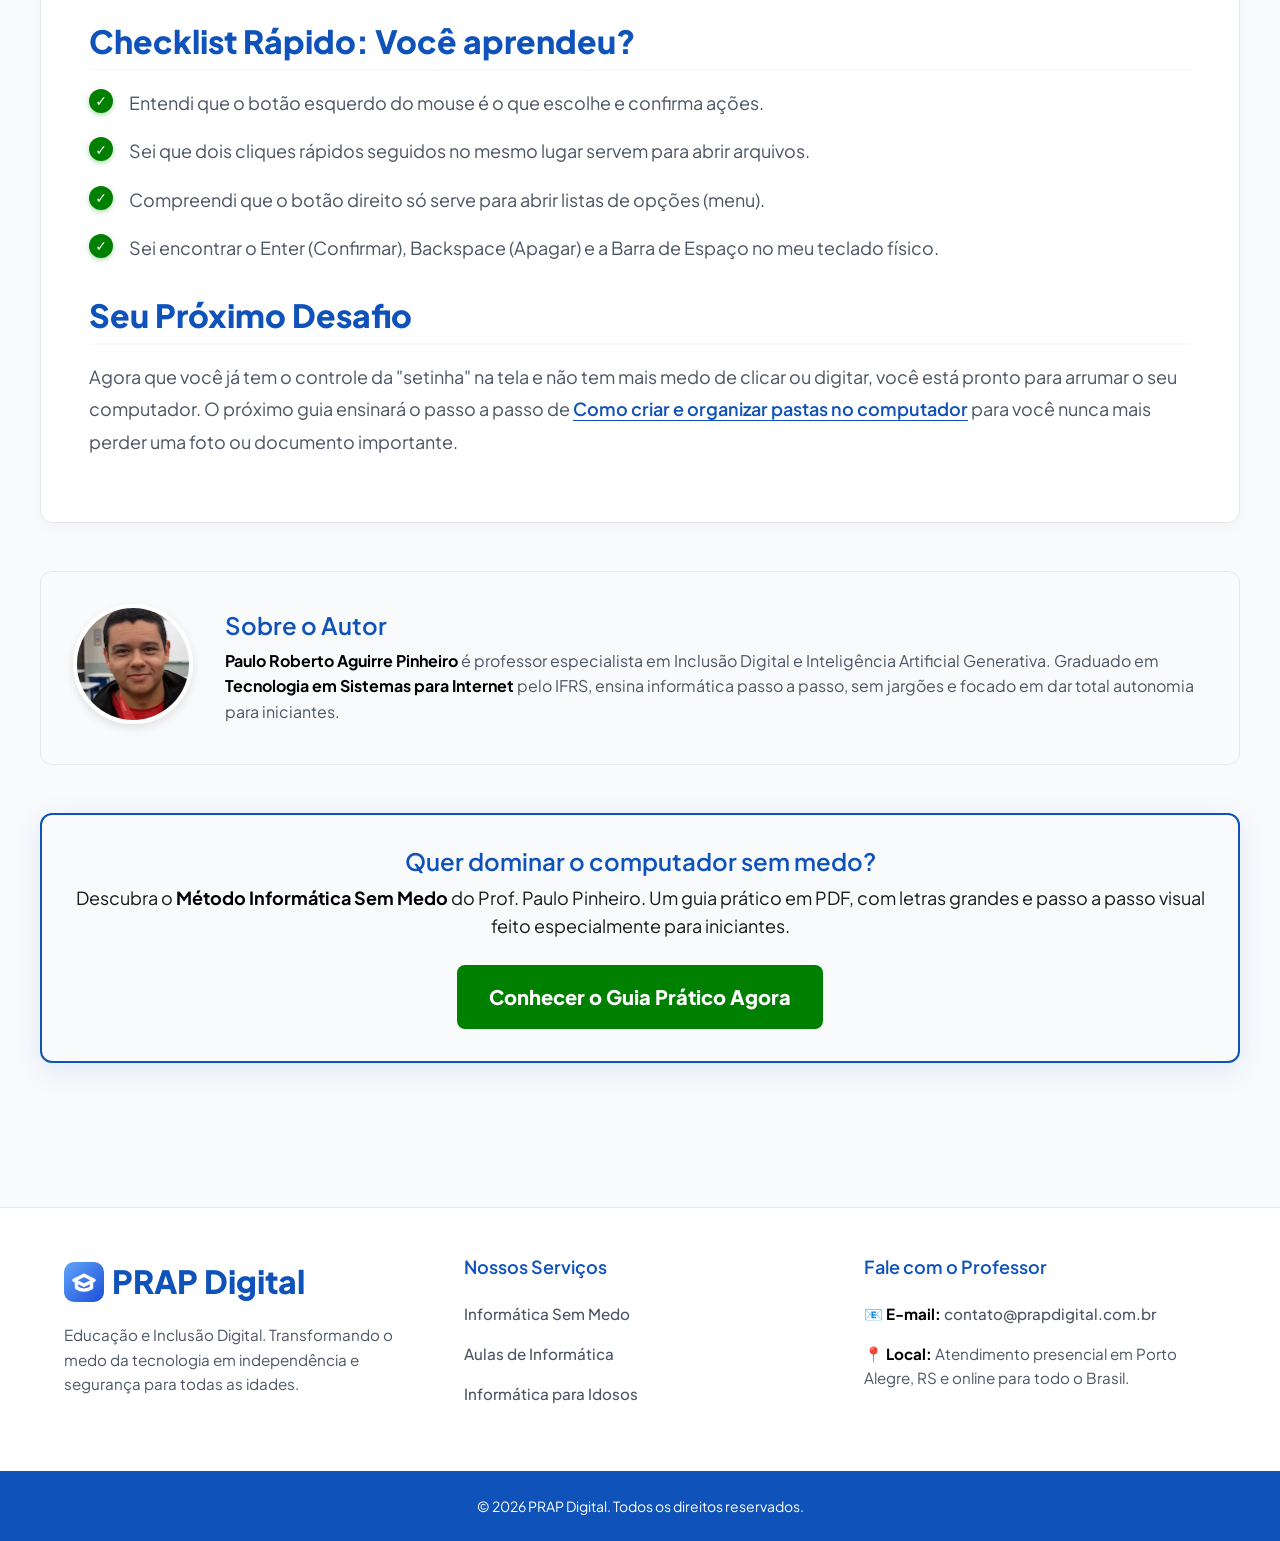
<file: como-usar-mouse-teclado/index.html>
<!DOCTYPE html>
<html lang="pt-BR">
<head>
    <meta charset="UTF-8">
    <meta name="viewport" content="width=device-width, initial-scale=1.0">
    <title>Como Usar o Mouse e o Teclado Corretamente | PRAP Digital</title>
    <meta name="description" content="Guia passo a passo definitivo para iniciantes de como usar o mouse e o teclado. Entenda a diferença entre os cliques, as teclas fundamentais e perca o medo.">
    <meta name="author" content="Paulo Roberto Aguirre Pinheiro">
    
    <link rel="canonical" href="https://prapdigital.com.br/como-usar-mouse-teclado/">
    
    <link rel="preconnect" href="https://fonts.googleapis.com">
    <link rel="preconnect" href="https://fonts.gstatic.com" crossorigin>
    <link rel="preload" href="https://fonts.googleapis.com/css2?family=Plus+Jakarta+Sans:wght@400;600;800&display=swap" as="style">
    <link href="https://fonts.googleapis.com/css2?family=Plus+Jakarta+Sans:wght@400;600;800&display=swap" rel="stylesheet" media="print" onload="this.media='all'">
    <noscript><link href="https://fonts.googleapis.com/css2?family=Plus+Jakarta+Sans:wght@400;600;800&display=swap" rel="stylesheet"></noscript>

    <link rel="preload" as="image" href="../imagem/como-usar-mouse-teclado-real-prap.jpg" fetchpriority="high">
    <link rel="stylesheet" href="../guia-informatica-basica/style.css">

    <!-- Favicon Oficial -->
    <link rel="icon" type="image/svg+xml" href="../imagem/favicon.svg">
    <link rel="alternate icon" type="image/png" href="../imagem/favicon-48x48.png">

    <!-- OpenGraph / Redes Sociais -->
    <meta property="og:type" content="article">
    <meta property="og:url" content="https://prapdigital.com.br/como-usar-mouse-teclado/">
    <meta property="og:title" content="Como Usar o Mouse e o Teclado Corretamente | PRAP Digital">
    <meta property="og:description" content="Guia passo a passo definitivo para iniciantes de como usar o mouse e o teclado. Entenda a diferença entre os cliques, as teclas fundamentais e perca o medo.">
    <meta property="og:image" content="https://prapdigital.com.br/imagem/como-usar-mouse-teclado-real-prap.jpg">
    <!-- Schema.org -->
    <script type="application/ld+json">
    {
      "@context": "https://schema.org",
      "@graph": [
        {
          "@type": "LocalBusiness",
          "name": "PRAP Digital - Aulas de Informática",
          "address": {
            "@type": "PostalAddress",
            "addressLocality": "Porto Alegre",
            "addressRegion": "RS",
            "addressCountry": "BR"
          },
          "url": "https://prapdigital.com.br/",
          "telephone": "+5551933003584",
          "image": "https://prapdigital.com.br/imagem/favicon-48x48.png"
        },
        {
          "@type": "Article",
          "headline": "Como Usar o Mouse e o Teclado Corretamente",
          "description": "Aprenda a controlar o computador com confiança usando o mouse e o teclado. Entenda o clique esquerdo, direito e as teclas fundamentais.",
          "author": {
            "@type": "Person",
            "name": "Paulo Roberto Aguirre Pinheiro",
            "jobTitle": "Professor de Informática e Especialista em Inclusão Digital"
          },
          "publisher": {
            "@type": "Organization",
            "name": "PRAP Digital",
            "logo": {
              "@type": "ImageObject",
              "url": "https://prapdigital.com.br/imagem/favicon-48x48.png"
            }
          }
        },
        {
          "@type": "BreadcrumbList",
          "itemListElement": [{
            "@type": "ListItem",
            "position": 1,
            "name": "Início",
            "item": "https://prapdigital.com.br/"
          },{
            "@type": "ListItem",
            "position": 2,
            "name": "Guia de Informática Básica",
            "item": "https://prapdigital.com.br/guia-informatica-basica/"
          },{
            "@type": "ListItem",
            "position": 3,
            "name": "Como usar mouse e teclado",
            "item": "https://prapdigital.com.br/como-usar-mouse-teclado/"
          }]
        }
      ]
    }
    </script>
</head>
<body>
    <header class="header">
        <div class="container header-content">
            <a href="/" class="logo">
                <img src="../imagem/favicon.svg" alt="Logo PRAP Digital" width="40" height="40">
                PRAP Digital
            </a>
            <p class="tagline">Descomplicando a Tecnologia para Todos</p>
        </div>
    </header>

    <main class="main-content">
        <!-- Breadcrumbs -->
        <nav class="container breadcrumb" aria-label="Navegação">
            <a href="/">Início</a> &rarr; 
            <a href="../guia-informatica-basica/">Guia de Informática Básica</a> &rarr; 
            <span>Como usar mouse e teclado</span>
        </nav>

        <!-- HERO SECTION -->
        <section class="hero-section">
            <div class="container hero-grid">
                <div class="hero-content">
                    <span class="badge">Iniciantes</span>
                    <h1>Como usar o mouse e o teclado corretamente: O Guia Definitivo</h1>
                    <p class="lead">O mouse e o teclado são as suas "mãos" dentro do computador. Neste passo a passo, você aprenderá exatamente onde clicar e quais teclas realmente importam no seu dia a dia.</p>
                    <div class="author-meta">
                        <p>Por <strong>Paulo Roberto Aguirre Pinheiro</strong></p>
                        <span>Especialista em Inclusão Digital</span>
                    </div>
                </div>
                <div class="hero-image-wrapper">
                    <img src="../imagem/como-usar-mouse-teclado-real-prap.jpg" alt="Fotografia de alta qualidade de mãos utilizando um teclado e um mouse reais sobre uma mesa de escritório." class="hero-image" fetchpriority="high" width="600" height="600">
                </div>
            </div>
        </section>

        <article class="pillar-content container">
            
            <section class="intro">
                <h2>O Segredo Principal: Não tenha medo de clicar!</h2>
                <p>Muitas pessoas têm receio de encostar no mouse ou no teclado com medo de "estragar o computador" ou apagar algo importante. <strong>Fique tranquilo!</strong> O mouse serve apenas para você <em>apontar</em> para as coisas na tela, e o teclado serve para <em>escrever</em>. O máximo que pode acontecer se você clicar no lugar errado é abrir uma janela indesejada — e para isso, basta fechá-la no "X" vermelho.</p>
            </section>

            <section class="content-section">
                <h2>Passo 1: Dominando o Mouse (Seu dedo virtual)</h2>
                <p>O mouse é a ponte direta entre a sua mão e a tela do computador. Ao deslizar o mouse suavemente sobre a mesa, a "setinha" (chamada de cursor) se move na mesma direção na tela.</p>
                <p>Repare que todo mouse possui, no mínimo, dois botões principais e uma rodinha no meio. Entender a diferença entre eles é o que vai te dar independência digital.</p>

                <h3>O Botão Esquerdo (O Botão de Ação)</h3>
                <p>Este é o botão que você vai usar em <strong>95% do seu tempo</strong>. Se você for destro, ele fica sob o seu dedo indicador. Ele é o responsável por confirmar as suas ações, como se você estivesse apontando o dedo e dizendo: "É isso que eu quero!".</p>
                
                <figure class="didactic-image">
                    <img src="../imagem/mouse-clique-esquerdo-real-prap.jpg" alt="Fotografia em close-up de um mouse de computador real preto, destacando o botão esquerdo para clique principal." width="600" height="600" loading="lazy">
                    <figcaption>O botão esquerdo (sob o dedo indicador) é o botão principal que você usará para confirmar ações.</figcaption>
                </figure>

                <ul>
                    <li><strong>Um clique simples:</strong> Pressione e solte o botão esquerdo uma vez rapidamente. Isso serve para <em>selecionar</em> (marcar) um item na tela.</li>
                    <li><strong>Dois cliques rápidos (Duplo clique):</strong> Pressione o botão esquerdo duas vezes bem rápido, no mesmo ritmo de dar duas batidinhas na porta ("Toc-Toc"). Isso serve para <em>abrir</em> pastas, programas ou documentos.</li>
                    <li><strong>Clicar e arrastar:</strong> Pressione o botão esquerdo e <em>não solte</em>. Mova o mouse enquanto segura o botão pressionado para mover uma janela ou item de lugar, soltando apenas quando chegar no destino.</li>
                </ul>

                <h3>O Botão Direito (O Botão de Opções)</h3>
                <p>O botão direito (sob o dedo médio) serve exclusivamente para abrir um "menu escondido". Sempre que você clicar com o botão direito em algo, aparecerá uma lista com opções do que você pode fazer (como "Copiar", "Excluir" ou "Renomear").</p>
                <p><em>Dica de Ouro:</em> Abriu essa lista com o botão direito e se arrependeu? Não entre em pânico! Basta dar um clique simples com o botão <strong>esquerdo</strong> num espaço vazio da tela, e a lista desaparecerá.</p>

                <h3>A Rodinha Central (Scroll)</h3>
                <p>Fica entre os dois botões. Girar essa rodinha para trás ou para frente faz a página que você está lendo rolar para baixo ou para cima. É ideal para ler textos compridos na internet sem precisar clicar em nada.</p>

                <hr style="margin: 2rem 0; border: none; border-top: 1px dashed var(--color-border);">

                <h2>Passo 2: Entendendo o Teclado (A sua máquina de escrever moderna)</h2>
                <p>Ao olhar para o teclado do seu computador pela primeira vez, a quantidade de botões pode parecer assustadora (são mais de 100 teclas!). Mas aqui vai a boa notícia: <strong>Você só precisa conhecer três teclas principais</strong> para conseguir navegar na internet, mandar e-mails e escrever textos.</p>

                <figure class="didactic-image">
                    <img src="../imagem/teclado-teclas-principais-real-prap.jpg" alt="Fotografia de cima de um teclado de computador real focando claramente nas teclas Enter, Espaço e Apagar (Backspace)." width="600" height="600" loading="lazy">
                    <figcaption>Concentre-se apenas nas teclas vitais: Espaço, Enter e Apagar. O restante do teclado você aprenderá com a prática.</figcaption>
                </figure>

                <h3>As 3 Teclas Vitais que você precisa decorar:</h3>
                
                <ul style="list-style-type: disc; margin-left: 2rem;">
                    <li><strong>A Barra de Espaço (Spacebar):</strong><br>
                    É a tecla mais comprida do teclado, localizada bem na parte inferior, onde descansam seus polegares. Ela tem uma única função: criar um espaço em branco entre uma palavra e outra enquanto você digita.</li>
                    <br>
                    <li><strong>A Tecla Apagar (Backspace):</strong><br>
                    Geralmente fica na parte superior direita e possui uma seta apontando para a esquerda (←). Se você digitar uma letra errada, não se desespere. Pressione o Backspace para apagar a última letra digitada. Pressionar e segurar apagará várias letras rapidamente.</li>
                    <br>
                    <li><strong>A Tecla de Confirmação (Enter):</strong><br>
                    É uma tecla grande do lado direito do teclado. O Enter é a forma de dizer ao computador: "Terminei, pode executar". Ao digitar no Google, apertar o Enter inicia a pesquisa. Ao escrever um texto, o Enter faz o cursor pular para a linha de baixo.</li>
                </ul>

                <h2>Como corrigir os Erros Mais Comuns?</h2>
                <p><strong>Erro 1: Fui dar dois cliques (Duplo clique) para abrir uma pasta, mas não abriu!</strong></p>
                <p><strong>Solução:</strong> Dois erros comuns causam isso: ou você clicou muito devagar, ou mexeu o mouse enquanto clicava. Para o duplo clique funcionar, o mouse precisa estar completamente parado na mesa, e os cliques devem ser rápidos (como "Toc-Toc"). Respire, segure o mouse firme na mesa e tente de novo.</p>
                
                <p><strong>Erro 2: Meu texto ficou tUdO MaIúsCuLo e eu não consigo arrumar!</strong></p>
                <p><strong>Solução:</strong> Você acidentalmente encostou em uma tecla chamada <em>Caps Lock</em> (ou <em>Fixa</em>), que fica no canto esquerdo do teclado. Esta tecla "trava" o teclado inteiro em letras maiúsculas. Para resolver, basta apertá-la uma única vez. Uma luzinha no teclado deve apagar, e as letras voltarão ao normal minúsculo.</p>

                <h2>Checklist Rápido: Você aprendeu?</h2>
                <ul class="checklist">
                    <li>Entendi que o botão esquerdo do mouse é o que escolhe e confirma ações.</li>
                    <li>Sei que dois cliques rápidos seguidos no mesmo lugar servem para abrir arquivos.</li>
                    <li>Compreendi que o botão direito só serve para abrir listas de opções (menu).</li>
                    <li>Sei encontrar o Enter (Confirmar), Backspace (Apagar) e a Barra de Espaço no meu teclado físico.</li>
                </ul>

                <h2>Seu Próximo Desafio</h2>
                <p>Agora que você já tem o controle da "setinha" na tela e não tem mais medo de clicar ou digitar, você está pronto para arrumar o seu computador. O próximo guia ensinará o passo a passo de <a href="../como-criar-organizar-pastas/">Como criar e organizar pastas no computador</a> para você nunca mais perder uma foto ou documento importante.</p>

            </section>

            <section class="author-bio">
                <div class="author-photo">
                    <img src="../imagem/professor-paulo-pinheiro-informatica-prap-digital-porto-alegre.webp" alt="Professor Paulo Roberto Aguirre Pinheiro" width="120" height="120" loading="lazy">
                </div>
                <div class="author-details">
                    <h3>Sobre o Autor</h3>
                    <p><strong>Paulo Roberto Aguirre Pinheiro</strong> é professor especialista em Inclusão Digital e Inteligência Artificial Generativa. Graduado em <strong>Tecnologia em Sistemas para Internet</strong> pelo IFRS, ensina informática passo a passo, sem jargões e focado em dar total autonomia para iniciantes.</p>
                </div>
            </section>
                        <!-- CTA Marketing Box -->
                <div class="cta-banner">
                    <h3>Quer dominar o computador sem medo?</h3>
                    <p>Descubra o <strong>Método Informática Sem Medo</strong> do Prof. Paulo Pinheiro. Um guia prático em PDF, com letras grandes e passo a passo visual feito especialmente para iniciantes.</p>
                    <a href="../informatica-sem-medo/" class="cta-button">Conhecer o Guia Prático Agora</a>
                </div>
        </article>
    </main>

    <footer class="footer">
        <div class="container footer-grid">
            <div class="footer-brand">
                <a href="/" class="logo logo-footer">
                    <img src="../imagem/favicon.svg" alt="Logo PRAP Digital" width="40" height="40">
                    PRAP Digital
                </a>
                <p>Educação e Inclusão Digital. Transformando o medo da tecnologia em independência e segurança para todas as idades.</p>
            </div>
            
            <div class="footer-links">
                <h3>Nossos Serviços</h3>
                <ul>
                    <li><a href="https://prapdigital.com.br/informatica-sem-medo/">Informática Sem Medo</a></li>
                    <li><a href="https://prapdigital.com.br/">Aulas de Informática</a></li>
                    <li><a href="https://prapdigital.com.br/informatica-para-idosos/">Informática para Idosos</a></li>
                </ul>
            </div>

            <div class="footer-contact">
                <h3>Fale com o Professor</h3>
                <ul>
                    <li>📧 <strong>E-mail:</strong> <a href="mailto:contato@prapdigital.com.br">contato@prapdigital.com.br</a></li>
                    <li>📍 <strong>Local:</strong> Atendimento presencial em Porto Alegre, RS e online para todo o Brasil.</li>
                </ul>
            </div>
        </div>
        <div class="footer-bottom">
            <div class="container">
                <p>&copy; 2026 PRAP Digital. Todos os direitos reservados.</p>
            </div>
        </div>
    </footer>
</body>
</html>
</file>
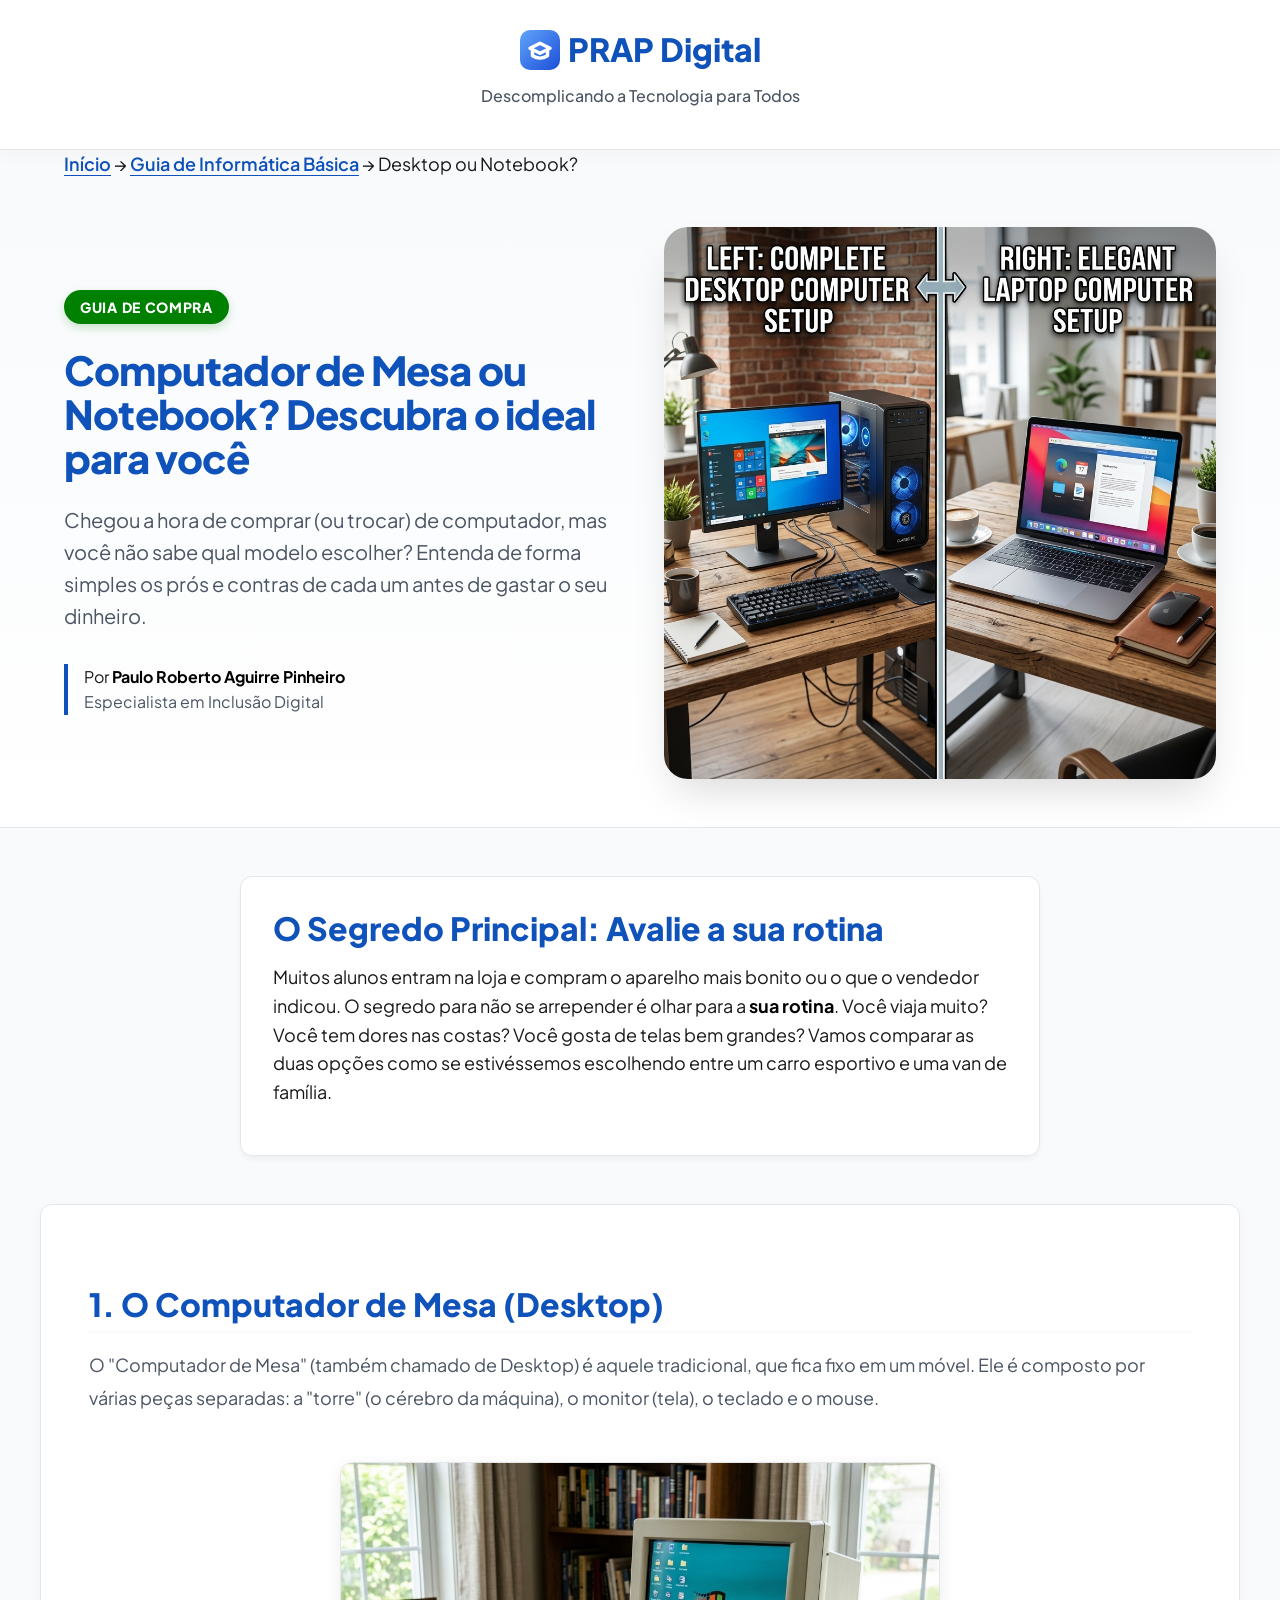
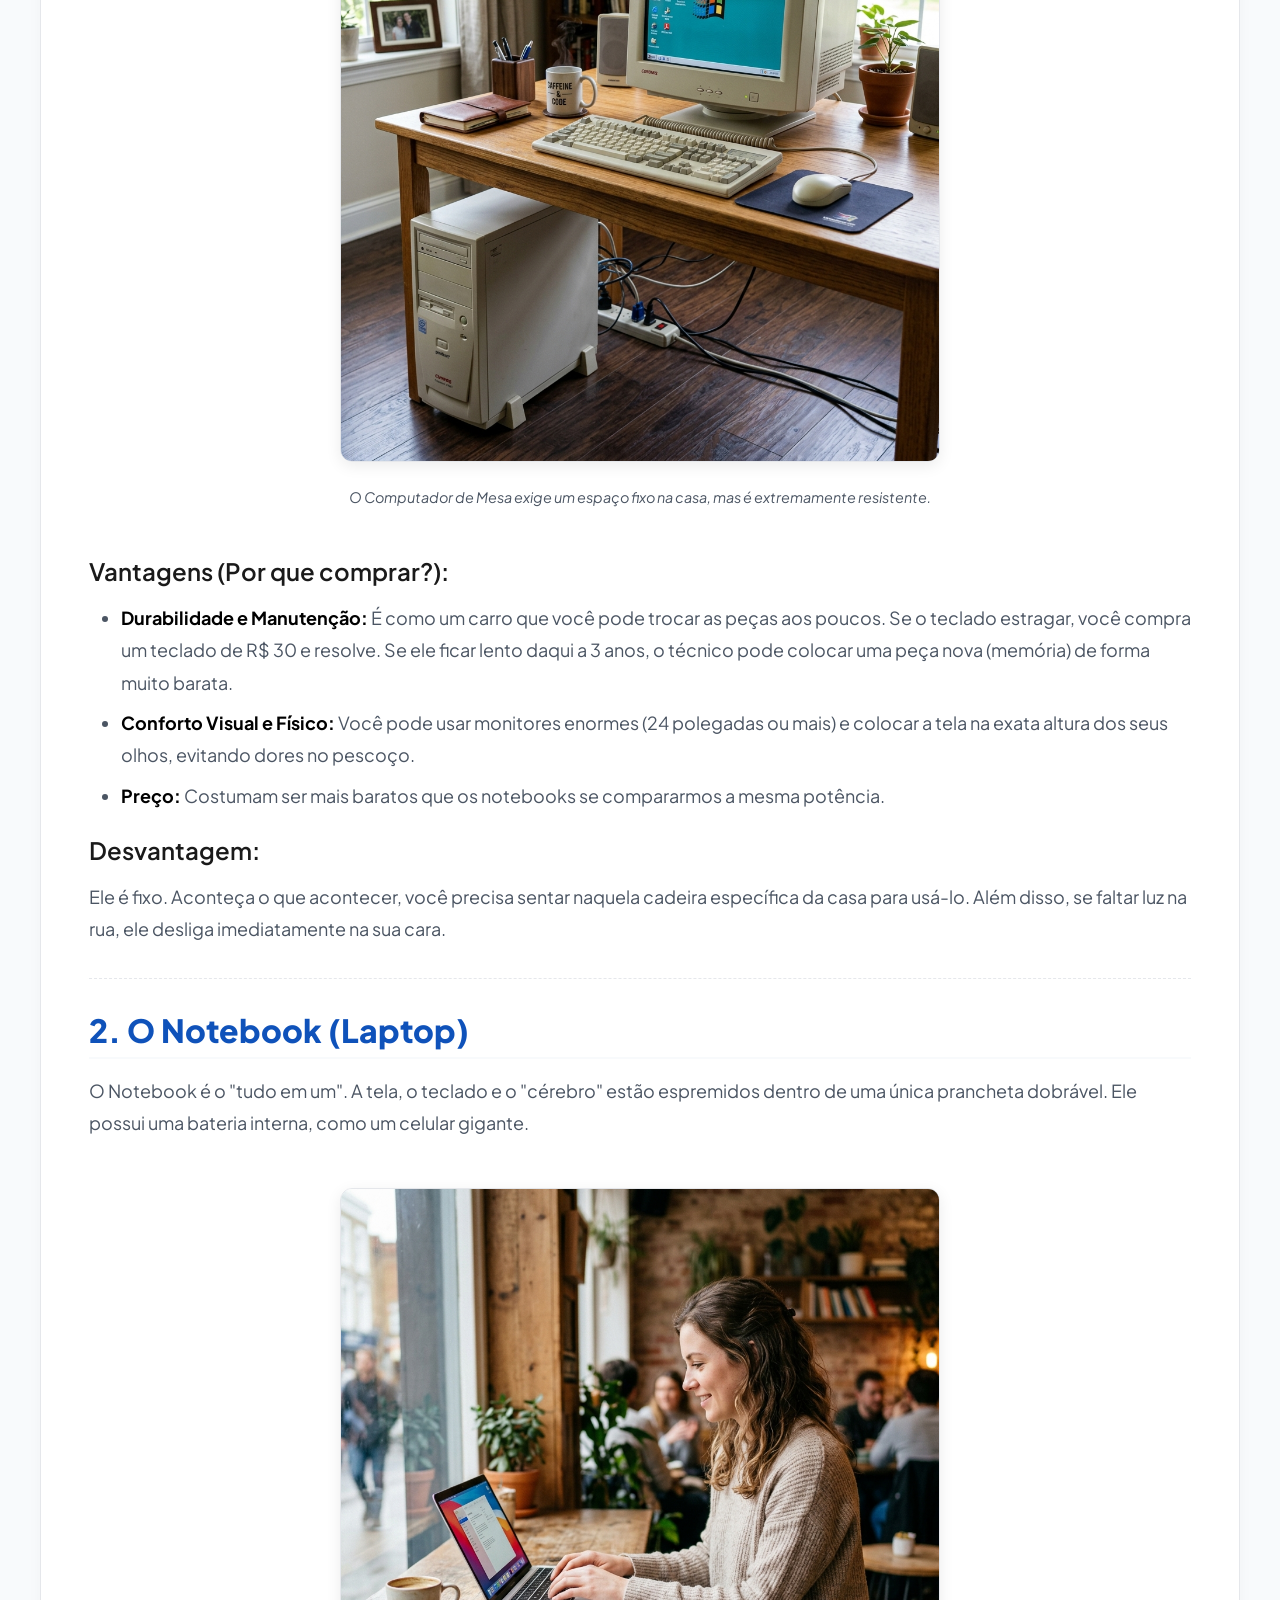
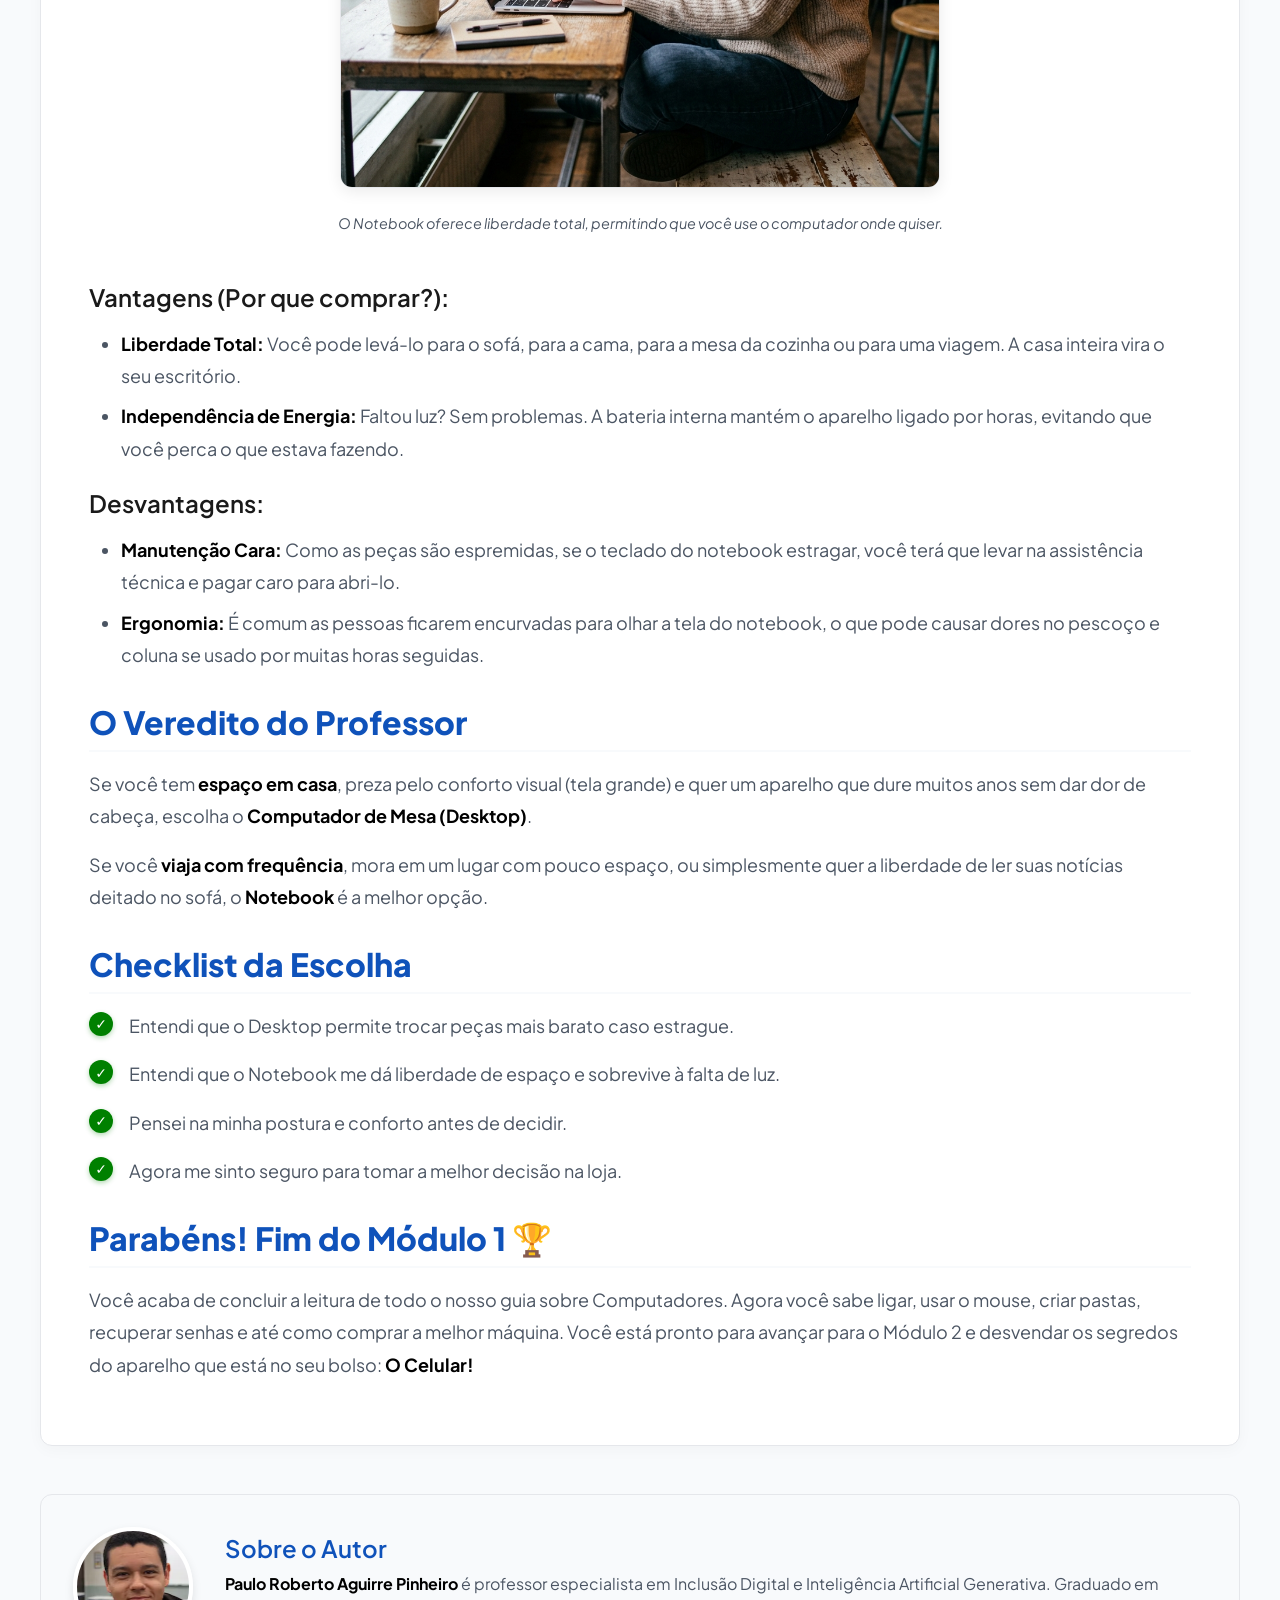
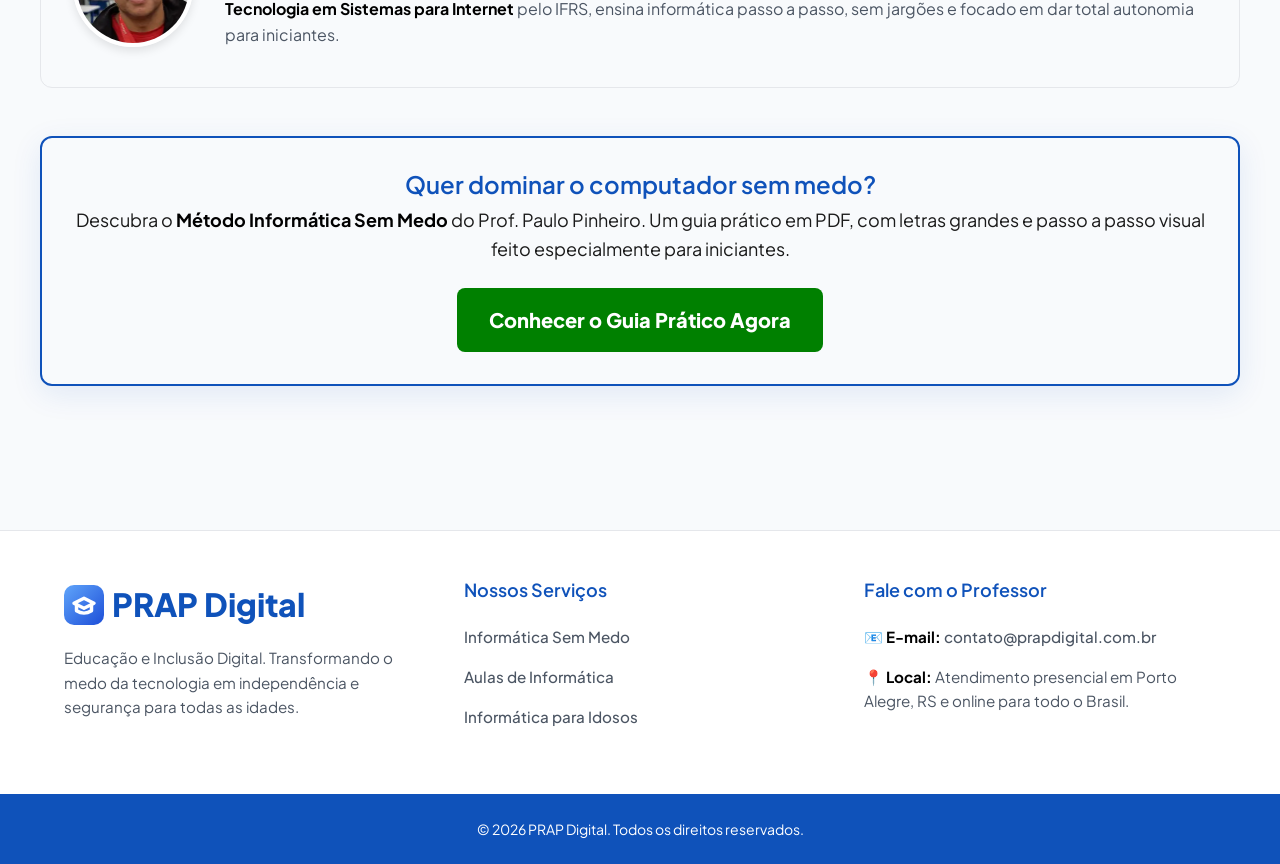
<file: diferenca-computador-mesa-notebook/index.html>
<!DOCTYPE html>
<html lang="pt-BR">
<head>
    <meta charset="UTF-8">
    <meta name="viewport" content="width=device-width, initial-scale=1.0">
    <title>Qual a Diferença entre Computador de Mesa e Notebook? | PRAP Digital</title>
    <meta name="description" content="Na dúvida sobre qual computador comprar? Entenda as vantagens e desvantagens do Computador de Mesa (Desktop) e do Notebook de forma simples.">
    <meta name="author" content="Paulo Roberto Aguirre Pinheiro">
    
    <link rel="canonical" href="https://prapdigital.com.br/diferenca-computador-mesa-notebook/">
    
    <link rel="preconnect" href="https://fonts.googleapis.com">
    <link rel="preconnect" href="https://fonts.gstatic.com" crossorigin>
    <link rel="preload" href="https://fonts.googleapis.com/css2?family=Plus+Jakarta+Sans:wght@400;600;800&display=swap" as="style">
    <link href="https://fonts.googleapis.com/css2?family=Plus+Jakarta+Sans:wght@400;600;800&display=swap" rel="stylesheet" media="print" onload="this.media='all'">
    <noscript><link href="https://fonts.googleapis.com/css2?family=Plus+Jakarta+Sans:wght@400;600;800&display=swap" rel="stylesheet"></noscript>

    <link rel="preload" as="image" href="../imagem/hero-diferenca-computador-notebook-prap.jpg" fetchpriority="high">
    <link rel="stylesheet" href="../guia-informatica-basica/style.css">

    <!-- Favicon Oficial -->
    <link rel="icon" type="image/svg+xml" href="../imagem/favicon.svg">
    <link rel="alternate icon" type="image/png" href="../imagem/favicon-48x48.png">

    <!-- OpenGraph / Redes Sociais -->
    <meta property="og:type" content="article">
    <meta property="og:url" content="https://prapdigital.com.br/diferenca-computador-mesa-notebook/">
    <meta property="og:title" content="Qual a Diferença entre Computador de Mesa e Notebook? | PRAP Digital">
    <meta property="og:description" content="Afinal, qual é o melhor para iniciantes? Entenda as vantagens e desvantagens do Computador de Mesa (Desktop) e do Notebook antes de gastar o seu dinheiro.">
    <meta property="og:image" content="https://prapdigital.com.br/imagem/hero-diferenca-computador-notebook-prap.jpg">
    <!-- Schema.org -->
    <script type="application/ld+json">
    {
      "@context": "https://schema.org",
      "@graph": [
        {
          "@type": "LocalBusiness",
          "name": "PRAP Digital - Aulas de Informática",
          "address": {
            "@type": "PostalAddress",
            "addressLocality": "Porto Alegre",
            "addressRegion": "RS",
            "addressCountry": "BR"
          },
          "url": "https://prapdigital.com.br/",
          "telephone": "+5551933003584",
          "image": "https://prapdigital.com.br/imagem/favicon-48x48.png"
        },
        {
          "@type": "Article",
          "headline": "Qual a Diferença entre Computador de Mesa e Notebook?",
          "description": "Descubra qual é o melhor tipo de computador para as suas necessidades diárias. Entenda as diferenças de preço, durabilidade e portabilidade.",
          "author": {
            "@type": "Person",
            "name": "Paulo Roberto Aguirre Pinheiro",
            "jobTitle": "Professor de Informática e Especialista em Inclusão Digital"
          },
          "publisher": {
            "@type": "Organization",
            "name": "PRAP Digital",
            "logo": {
              "@type": "ImageObject",
              "url": "https://prapdigital.com.br/imagem/favicon-48x48.png"
            }
          }
        },
        {
          "@type": "BreadcrumbList",
          "itemListElement": [{
            "@type": "ListItem",
            "position": 1,
            "name": "Início",
            "item": "https://prapdigital.com.br/"
          },{
            "@type": "ListItem",
            "position": 2,
            "name": "Guia de Informática Básica",
            "item": "https://prapdigital.com.br/guia-informatica-basica/"
          },{
            "@type": "ListItem",
            "position": 3,
            "name": "Diferença entre Desktop e Notebook",
            "item": "https://prapdigital.com.br/diferenca-computador-mesa-notebook/"
          }]
        }
      ]
    }
    </script>
</head>
<body>
    <header class="header">
        <div class="container header-content">
            <a href="/" class="logo">
                <img src="../imagem/favicon.svg" alt="Logo PRAP Digital" width="40" height="40">
                PRAP Digital
            </a>
            <p class="tagline">Descomplicando a Tecnologia para Todos</p>
        </div>
    </header>

    <main class="main-content">
        <!-- Breadcrumbs -->
        <nav class="container breadcrumb" aria-label="Navegação">
            <a href="/">Início</a> &rarr; 
            <a href="../guia-informatica-basica/">Guia de Informática Básica</a> &rarr; 
            <span>Desktop ou Notebook?</span>
        </nav>

        <!-- HERO SECTION -->
        <section class="hero-section">
            <div class="container hero-grid">
                <div class="hero-content">
                    <span class="badge">Guia de Compra</span>
                    <h1>Computador de Mesa ou Notebook? Descubra o ideal para você</h1>
                    <p class="lead">Chegou a hora de comprar (ou trocar) de computador, mas você não sabe qual modelo escolher? Entenda de forma simples os prós e contras de cada um antes de gastar o seu dinheiro.</p>
                    <div class="author-meta">
                        <p>Por <strong>Paulo Roberto Aguirre Pinheiro</strong></p>
                        <span>Especialista em Inclusão Digital</span>
                    </div>
                </div>
                <div class="hero-image-wrapper">
                    <img src="../imagem/hero-diferenca-computador-notebook-prap.jpg" alt="Uma mesa dividida ao meio, de um lado um Computador de Mesa completo (Desktop) e do outro um Notebook elegante" class="hero-image" fetchpriority="high" width="600" height="600">
                </div>
            </div>
        </section>

        <article class="pillar-content container">
            
            <section class="intro">
                <h2>O Segredo Principal: Avalie a sua rotina</h2>
                <p>Muitos alunos entram na loja e compram o aparelho mais bonito ou o que o vendedor indicou. O segredo para não se arrepender é olhar para a <strong>sua rotina</strong>. Você viaja muito? Você tem dores nas costas? Você gosta de telas bem grandes? Vamos comparar as duas opções como se estivéssemos escolhendo entre um carro esportivo e uma van de família.</p>
            </section>

            <section class="content-section">
                <h2>1. O Computador de Mesa (Desktop)</h2>
                <p>O "Computador de Mesa" (também chamado de Desktop) é aquele tradicional, que fica fixo em um móvel. Ele é composto por várias peças separadas: a "torre" (o cérebro da máquina), o monitor (tela), o teclado e o mouse.</p>
                
                <figure class="didactic-image">
                    <img src="../imagem/computador-de-mesa-desktop-prap.jpg" alt="Fotografia de um Computador de Mesa clássico, mostrando a tela, teclado, mouse e a torre separada" width="600" height="600" loading="lazy">
                    <figcaption>O Computador de Mesa exige um espaço fixo na casa, mas é extremamente resistente.</figcaption>
                </figure>

                <h3>Vantagens (Por que comprar?):</h3>
                <ul style="list-style-type: disc; margin-left: 2rem;">
                    <li><strong>Durabilidade e Manutenção:</strong> É como um carro que você pode trocar as peças aos poucos. Se o teclado estragar, você compra um teclado de R$ 30 e resolve. Se ele ficar lento daqui a 3 anos, o técnico pode colocar uma peça nova (memória) de forma muito barata.</li>
                    <li><strong>Conforto Visual e Físico:</strong> Você pode usar monitores enormes (24 polegadas ou mais) e colocar a tela na exata altura dos seus olhos, evitando dores no pescoço.</li>
                    <li><strong>Preço:</strong> Costumam ser mais baratos que os notebooks se compararmos a mesma potência.</li>
                </ul>

                <h3>Desvantagem:</h3>
                <p>Ele é fixo. Aconteça o que acontecer, você precisa sentar naquela cadeira específica da casa para usá-lo. Além disso, se faltar luz na rua, ele desliga imediatamente na sua cara.</p>

                <hr style="margin: 2rem 0; border: none; border-top: 1px dashed var(--color-border);">

                <h2>2. O Notebook (Laptop)</h2>
                <p>O Notebook é o "tudo em um". A tela, o teclado e o "cérebro" estão espremidos dentro de uma única prancheta dobrável. Ele possui uma bateria interna, como um celular gigante.</p>

                <figure class="didactic-image">
                    <img src="../imagem/notebook-portatil-prap.jpg" alt="Fotografia de uma pessoa usando um Notebook prateado sentado no sofá da sala" width="600" height="600" loading="lazy">
                    <figcaption>O Notebook oferece liberdade total, permitindo que você use o computador onde quiser.</figcaption>
                </figure>

                <h3>Vantagens (Por que comprar?):</h3>
                <ul style="list-style-type: disc; margin-left: 2rem;">
                    <li><strong>Liberdade Total:</strong> Você pode levá-lo para o sofá, para a cama, para a mesa da cozinha ou para uma viagem. A casa inteira vira o seu escritório.</li>
                    <li><strong>Independência de Energia:</strong> Faltou luz? Sem problemas. A bateria interna mantém o aparelho ligado por horas, evitando que você perca o que estava fazendo.</li>
                </ul>

                <h3>Desvantagens:</h3>
                <ul style="list-style-type: disc; margin-left: 2rem;">
                    <li><strong>Manutenção Cara:</strong> Como as peças são espremidas, se o teclado do notebook estragar, você terá que levar na assistência técnica e pagar caro para abri-lo.</li>
                    <li><strong>Ergonomia:</strong> É comum as pessoas ficarem encurvadas para olhar a tela do notebook, o que pode causar dores no pescoço e coluna se usado por muitas horas seguidas.</li>
                </ul>

                <h2>O Veredito do Professor</h2>
                <p>Se você tem <strong>espaço em casa</strong>, preza pelo conforto visual (tela grande) e quer um aparelho que dure muitos anos sem dar dor de cabeça, escolha o <strong>Computador de Mesa (Desktop)</strong>.</p>
                <p>Se você <strong>viaja com frequência</strong>, mora em um lugar com pouco espaço, ou simplesmente quer a liberdade de ler suas notícias deitado no sofá, o <strong>Notebook</strong> é a melhor opção.</p>

                <h2>Checklist da Escolha</h2>
                <ul class="checklist">
                    <li>Entendi que o Desktop permite trocar peças mais barato caso estrague.</li>
                    <li>Entendi que o Notebook me dá liberdade de espaço e sobrevive à falta de luz.</li>
                    <li>Pensei na minha postura e conforto antes de decidir.</li>
                    <li>Agora me sinto seguro para tomar a melhor decisão na loja.</li>
                </ul>

                <h2>Parabéns! Fim do Módulo 1 🏆</h2>
                <p>Você acaba de concluir a leitura de todo o nosso guia sobre Computadores. Agora você sabe ligar, usar o mouse, criar pastas, recuperar senhas e até como comprar a melhor máquina. Você está pronto para avançar para o Módulo 2 e desvendar os segredos do aparelho que está no seu bolso: <strong>O Celular!</strong></p>

            </section>

            <section class="author-bio">
                <div class="author-photo">
                    <img src="../imagem/professor-paulo-pinheiro-informatica-prap-digital-porto-alegre.webp" alt="Professor Paulo Roberto Aguirre Pinheiro" width="120" height="120" loading="lazy">
                </div>
                <div class="author-details">
                    <h3>Sobre o Autor</h3>
                    <p><strong>Paulo Roberto Aguirre Pinheiro</strong> é professor especialista em Inclusão Digital e Inteligência Artificial Generativa. Graduado em <strong>Tecnologia em Sistemas para Internet</strong> pelo IFRS, ensina informática passo a passo, sem jargões e focado em dar total autonomia para iniciantes.</p>
                </div>
            </section>
                        <!-- CTA Marketing Box -->
                <div class="cta-banner">
                    <h3>Quer dominar o computador sem medo?</h3>
                    <p>Descubra o <strong>Método Informática Sem Medo</strong> do Prof. Paulo Pinheiro. Um guia prático em PDF, com letras grandes e passo a passo visual feito especialmente para iniciantes.</p>
                    <a href="../informatica-sem-medo/" class="cta-button">Conhecer o Guia Prático Agora</a>
                </div>
        </article>
    </main>

    <footer class="footer">
        <div class="container footer-grid">
            <div class="footer-brand">
                <a href="/" class="logo logo-footer">
                    <img src="../imagem/favicon.svg" alt="Logo PRAP Digital" width="40" height="40">
                    PRAP Digital
                </a>
                <p>Educação e Inclusão Digital. Transformando o medo da tecnologia em independência e segurança para todas as idades.</p>
            </div>
            
            <div class="footer-links">
                <h3>Nossos Serviços</h3>
                <ul>
                    <li><a href="https://prapdigital.com.br/informatica-sem-medo/">Informática Sem Medo</a></li>
                    <li><a href="https://prapdigital.com.br/">Aulas de Informática</a></li>
                    <li><a href="https://prapdigital.com.br/informatica-para-idosos/">Informática para Idosos</a></li>
                </ul>
            </div>

            <div class="footer-contact">
                <h3>Fale com o Professor</h3>
                <ul>
                    <li>📧 <strong>E-mail:</strong> <a href="mailto:contato@prapdigital.com.br">contato@prapdigital.com.br</a></li>
                    <li>📍 <strong>Local:</strong> Atendimento presencial em Porto Alegre, RS e online para todo o Brasil.</li>
                </ul>
            </div>
        </div>
        <div class="footer-bottom">
            <div class="container">
                <p>&copy; 2026 PRAP Digital. Todos os direitos reservados.</p>
            </div>
        </div>
    </footer>
</body>
</html>
</file>
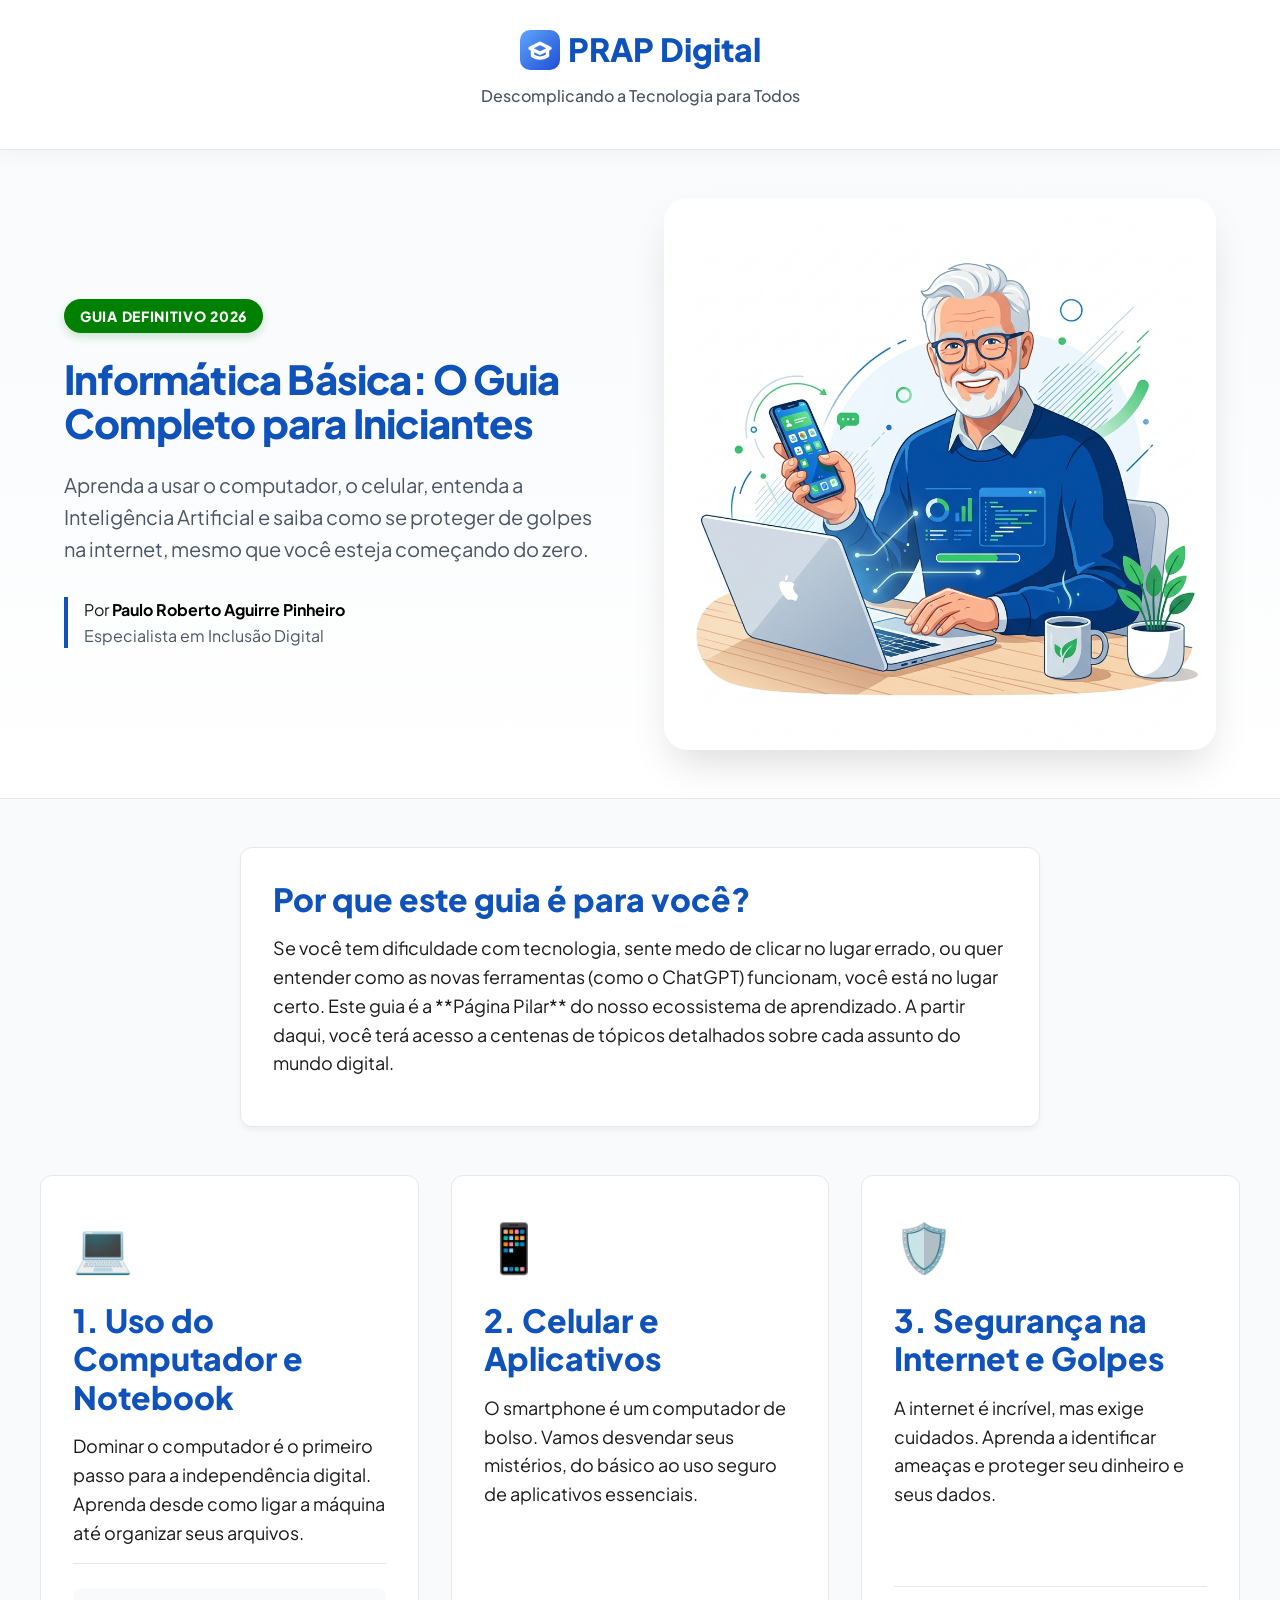
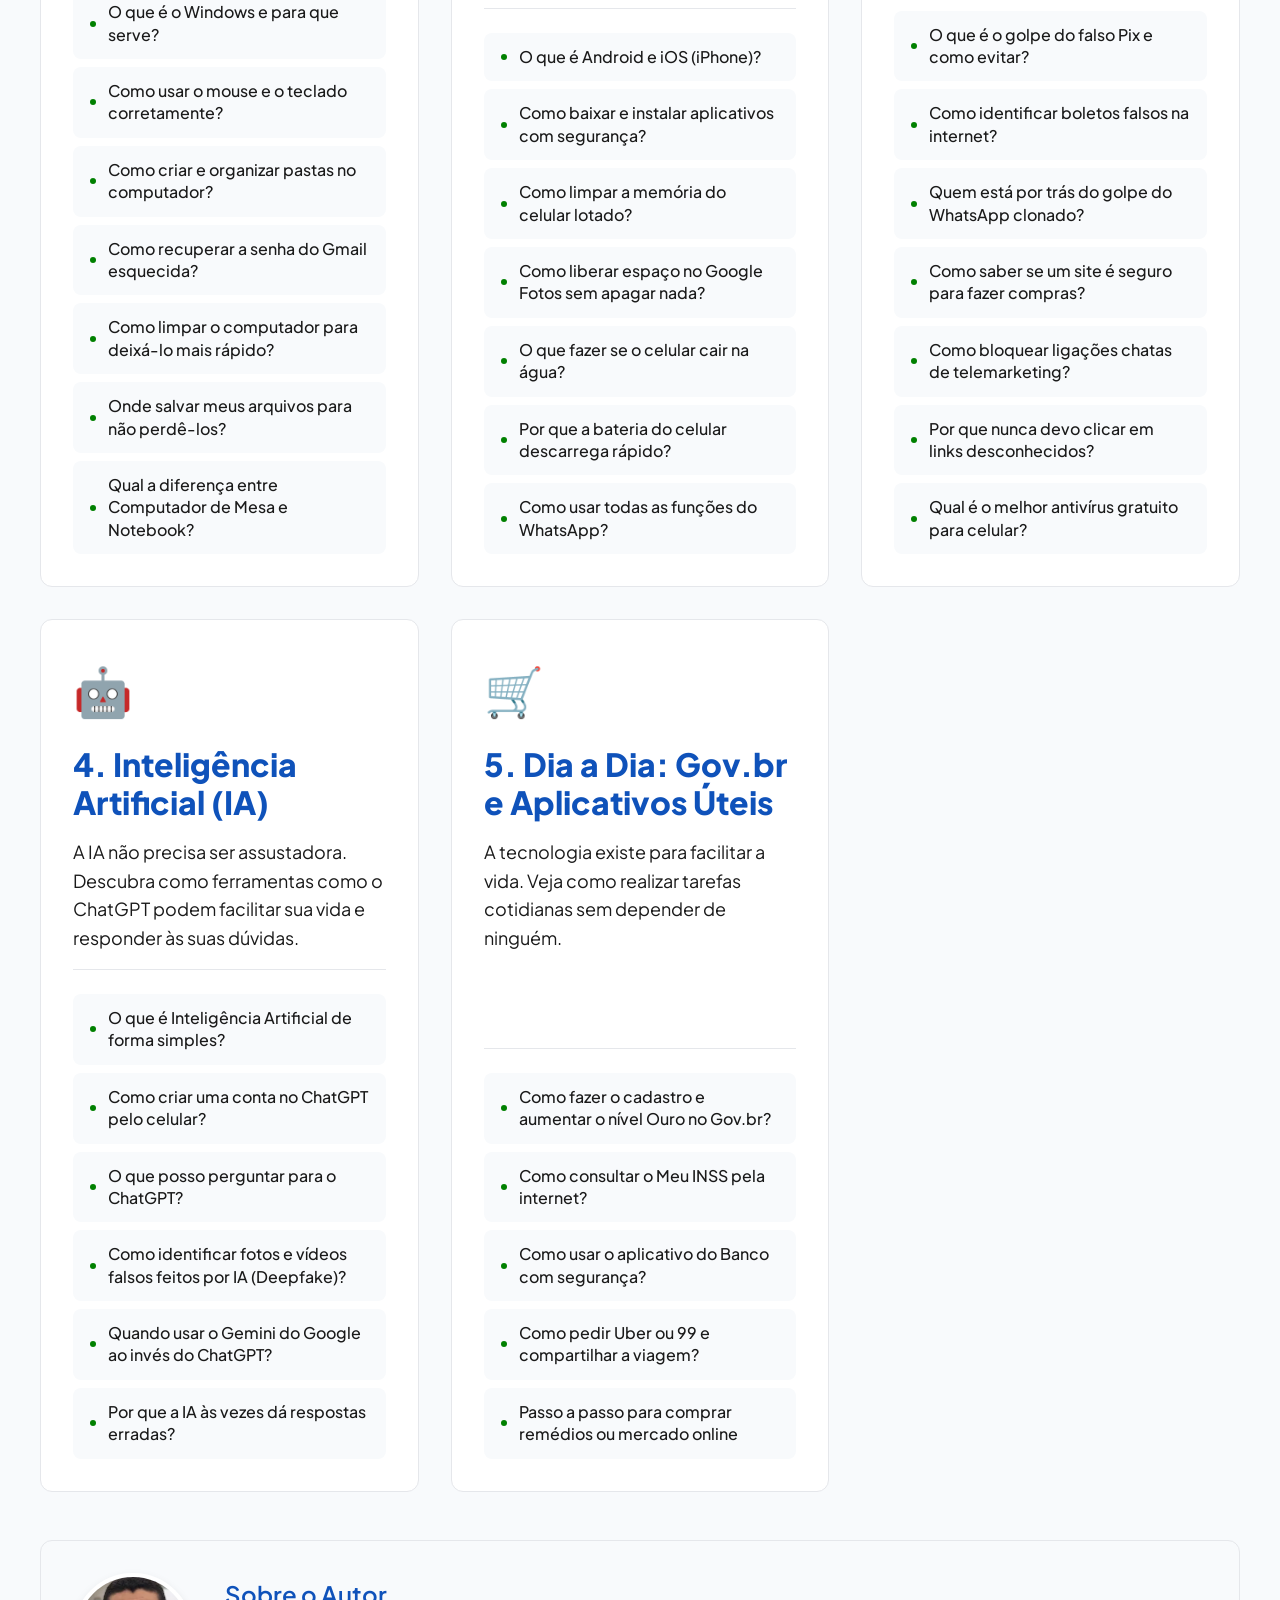
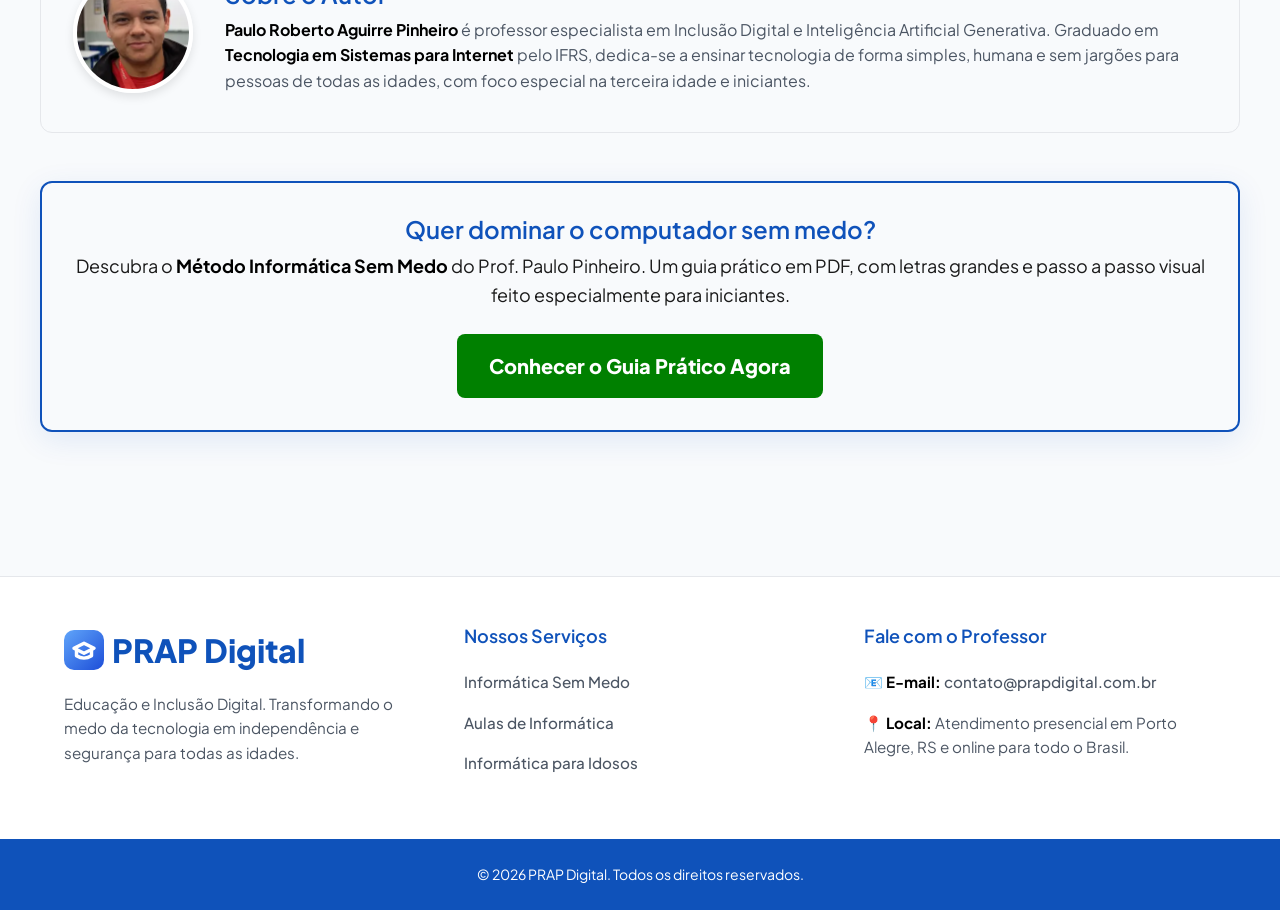
<file: guia-informatica-basica/index.html>
<!DOCTYPE html>
<html lang="pt-BR">
<head>
    <meta charset="UTF-8">
    <meta name="viewport" content="width=device-width, initial-scale=1.0">
    <title>Guia Completo de Informática Básica: Computador, Celular, IA e Segurança | PRAP Digital</title>
    <meta name="description" content="O guia definitivo de informática básica para iniciantes. Aprenda a usar computador, celular, Inteligência Artificial e como se proteger de golpes na internet.">
    <meta name="author" content="Paulo Roberto Aguirre Pinheiro">
    
    <link rel="canonical" href="https://prapdigital.com.br/guia-informatica-basica/">

    <!-- OTIMIZAÇÃO DE PERFORMANCE: Preconnect -->
    <link rel="preconnect" href="https://fonts.googleapis.com">
    <link rel="preconnect" href="https://fonts.gstatic.com" crossorigin>
    <link rel="preload" href="https://fonts.googleapis.com/css2?family=Plus+Jakarta+Sans:wght@400;600;800&display=swap" as="style">
    <link href="https://fonts.googleapis.com/css2?family=Plus+Jakarta+Sans:wght@400;600;800&display=swap" rel="stylesheet" media="print" onload="this.media='all'">
    <noscript><link href="https://fonts.googleapis.com/css2?family=Plus+Jakarta+Sans:wght@400;600;800&display=swap" rel="stylesheet"></noscript>

    <!-- OTIMIZAÇÃO LCP: Preload da Imagem Hero -->
    <link rel="preload" as="image" href="../imagem/hero-guia-informatica.jpg" fetchpriority="high">

    <link rel="stylesheet" href="../guia-informatica-basica/style.css">

    <!-- Favicon Oficial -->
    <link rel="icon" type="image/svg+xml" href="../imagem/favicon.svg">
    <link rel="alternate icon" type="image/png" href="../imagem/favicon-48x48.png">

    <!-- OpenGraph / Redes Sociais -->
    <meta property="og:type" content="article">
    <meta property="og:url" content="https://prapdigital.com.br/guia-informatica-basica/">
    <meta property="og:title" content="Guia Completo de Informática Básica: Computador, Celular, IA e Segurança | PRAP Digital">
    <meta property="og:description" content="O guia definitivo para iniciantes perderem o medo da tecnologia. Aprenda a usar o computador, proteger o celular de golpes e usar inteligência artificial (ChatGPT).">
    <meta property="og:image" content="https://prapdigital.com.br/imagem/hero-guia-informatica.jpg">

    <!-- Schema.org JSON-LD E-E-A-T -->
    <script type="application/ld+json">
    {
      "@context": "https://schema.org",
      "@graph": [
        {
          "@type": "LocalBusiness",
          "name": "PRAP Digital - Aulas de Informática",
          "address": {
            "@type": "PostalAddress",
            "addressLocality": "Porto Alegre",
            "addressRegion": "RS",
            "addressCountry": "BR"
          },
          "url": "https://prapdigital.com.br/",
          "telephone": "+5551933003584",
          "image": "https://prapdigital.com.br/imagem/favicon-48x48.png"
        },
        {
          "@type": "Article",
      "mainEntityOfPage": {
        "@type": "WebPage",
        "@id": "https://prapdigital.com.br/guia-informatica-basica/"
      },
      "headline": "Guia Completo de Informática Básica: Computador, Celular, IA e Segurança",
      "description": "O guia definitivo de informática básica para iniciantes. Aprenda a usar computador, celular, Inteligência Artificial e como se proteger na internet.",
      "author": {
        "@type": "Person",
        "name": "Paulo Roberto Aguirre Pinheiro",
        "jobTitle": "Professor de Informática e Especialista em TI",
        "url": "https://prapdigital.com.br/"
      },
      "publisher": {
        "@type": "Organization",
        "name": "PRAP Digital",
        "logo": {
          "@type": "ImageObject",
          "url": "https://prapdigital.com.br/imagem/favicon-48x48.png"
        }
      }
    }
  ]
}
</script>
</head>
<body>
    <header class="header">
        <div class="container header-content">
            <a href="/" class="logo">
                <img src="../imagem/favicon.svg" alt="Logo PRAP Digital" width="40" height="40">
                PRAP Digital
            </a>
            <p class="tagline">Descomplicando a Tecnologia para Todos</p>
        </div>
    </header>

    <main class="main-content">
        <!-- HERO SECTION -->
        <section class="hero-section">
            <div class="container hero-grid">
                <div class="hero-content">
                    <span class="badge">Guia Definitivo 2026</span>
                    <h1>Informática Básica: O Guia Completo para Iniciantes</h1>
                    <p class="lead">Aprenda a usar o computador, o celular, entenda a Inteligência Artificial e saiba como se proteger de golpes na internet, mesmo que você esteja começando do zero.</p>
                    <div class="author-meta">
                        <p>Por <strong>Paulo Roberto Aguirre Pinheiro</strong></p>
                        <span>Especialista em Inclusão Digital</span>
                    </div>
                </div>
                <div class="hero-image-wrapper">
                    <img src="../imagem/hero-guia-informatica.jpg" alt="Idoso aprendendo a usar computador e celular com confiança" class="hero-image" fetchpriority="high" width="600" height="600">
                </div>
            </div>
        </section>

        <article class="pillar-content container">
            <section class="intro">
                <h2>Por que este guia é para você?</h2>
                <p>Se você tem dificuldade com tecnologia, sente medo de clicar no lugar errado, ou quer entender como as novas ferramentas (como o ChatGPT) funcionam, você está no lugar certo. Este guia é a **Página Pilar** do nosso ecossistema de aprendizado. A partir daqui, você terá acesso a centenas de tópicos detalhados sobre cada assunto do mundo digital.</p>
            </section>

            <div class="cluster-grid">
                <!-- CLUSTER 1: Computador -->
                <section class="cluster-card" id="computador">
                    <div class="card-icon">💻</div>
                    <h2>1. Uso do Computador e Notebook</h2>
                    <p>Dominar o computador é o primeiro passo para a independência digital. Aprenda desde como ligar a máquina até organizar seus arquivos.</p>
                    
                    <div class="satellite-links">
                        <ul>
                            <!-- Intenção: O que é -->
                            <li><a href="../o-que-e-windows/">O que é o Windows e para que serve?</a></li>
                            <!-- Intenção: Como -->
                            <li><a href="../como-usar-mouse-teclado/">Como usar o mouse e o teclado corretamente?</a></li>
                            <li><a href="../como-criar-organizar-pastas/">Como criar e organizar pastas no computador?</a></li>
                            <li><a href="../como-recuperar-senha-gmail/">Como recuperar a senha do Gmail esquecida?</a></li>
                            <li><a href="../como-limpar-o-computador/">Como limpar o computador para deixá-lo mais rápido?</a></li>
                            <!-- Intenção: Onde -->
                            <li><a href="../onde-salvar-meus-arquivos/">Onde salvar meus arquivos para não perdê-los?</a></li>
                            <!-- Intenção: Qual -->
                            <li><a href="../diferenca-computador-mesa-notebook/">Qual a diferença entre Computador de Mesa e Notebook?</a></li>
                        </ul>
                    </div>
                </section>

                <!-- CLUSTER 2: Celular -->
                <section class="cluster-card" id="celular">
                    <div class="card-icon">📱</div>
                    <h2>2. Celular e Aplicativos</h2>
                    <p>O smartphone é um computador de bolso. Vamos desvendar seus mistérios, do básico ao uso seguro de aplicativos essenciais.</p>
                    
                    <div class="satellite-links">
                        <ul>
                            <li><a href="#">O que é Android e iOS (iPhone)?</a></li>
                            <li><a href="#">Como baixar e instalar aplicativos com segurança?</a></li>
                            <li><a href="#">Como limpar a memória do celular lotado?</a></li>
                            <li><a href="#">Como liberar espaço no Google Fotos sem apagar nada?</a></li>
                            <li><a href="#">O que fazer se o celular cair na água?</a></li>
                            <li><a href="#">Por que a bateria do celular descarrega rápido?</a></li>
                            <li><a href="#">Como usar todas as funções do WhatsApp?</a></li>
                        </ul>
                    </div>
                </section>

                <!-- CLUSTER 3: Segurança -->
                <section class="cluster-card" id="seguranca">
                    <div class="card-icon">🛡️</div>
                    <h2>3. Segurança na Internet e Golpes</h2>
                    <p>A internet é incrível, mas exige cuidados. Aprenda a identificar ameaças e proteger seu dinheiro e seus dados.</p>
                    
                    <div class="satellite-links">
                        <ul>
                            <li><a href="#">O que é o golpe do falso Pix e como evitar?</a></li>
                            <li><a href="#">Como identificar boletos falsos na internet?</a></li>
                            <li><a href="#">Quem está por trás do golpe do WhatsApp clonado?</a></li>
                            <li><a href="#">Como saber se um site é seguro para fazer compras?</a></li>
                            <li><a href="#">Como bloquear ligações chatas de telemarketing?</a></li>
                            <li><a href="#">Por que nunca devo clicar em links desconhecidos?</a></li>
                            <li><a href="#">Qual é o melhor antivírus gratuito para celular?</a></li>
                        </ul>
                    </div>
                </section>

                <!-- CLUSTER 4: IA -->
                <section class="cluster-card" id="ia">
                    <div class="card-icon">🤖</div>
                    <h2>4. Inteligência Artificial (IA)</h2>
                    <p>A IA não precisa ser assustadora. Descubra como ferramentas como o ChatGPT podem facilitar sua vida e responder às suas dúvidas.</p>
                    
                    <div class="satellite-links">
                        <ul>
                            <li><a href="#">O que é Inteligência Artificial de forma simples?</a></li>
                            <li><a href="#">Como criar uma conta no ChatGPT pelo celular?</a></li>
                            <li><a href="#">O que posso perguntar para o ChatGPT?</a></li>
                            <li><a href="#">Como identificar fotos e vídeos falsos feitos por IA (Deepfake)?</a></li>
                            <li><a href="#">Quando usar o Gemini do Google ao invés do ChatGPT?</a></li>
                            <li><a href="#">Por que a IA às vezes dá respostas erradas?</a></li>
                        </ul>
                    </div>
                </section>

                <!-- CLUSTER 5: Serviços e Dia a Dia -->
                <section class="cluster-card" id="servicos">
                    <div class="card-icon">🛒</div>
                    <h2>5. Dia a Dia: Gov.br e Aplicativos Úteis</h2>
                    <p>A tecnologia existe para facilitar a vida. Veja como realizar tarefas cotidianas sem depender de ninguém.</p>
                    
                    <div class="satellite-links">
                        <ul>
                            <li><a href="#">Como fazer o cadastro e aumentar o nível Ouro no Gov.br?</a></li>
                            <li><a href="#">Como consultar o Meu INSS pela internet?</a></li>
                            <li><a href="#">Como usar o aplicativo do Banco com segurança?</a></li>
                            <li><a href="#">Como pedir Uber ou 99 e compartilhar a viagem?</a></li>
                            <li><a href="#">Passo a passo para comprar remédios ou mercado online</a></li>
                        </ul>
                    </div>
                </section>
            </div>
            <section class="author-bio">
                <div class="author-photo">
                    <img src="../imagem/professor-paulo-pinheiro-informatica-prap-digital-porto-alegre.webp" alt="Professor Paulo Roberto Aguirre Pinheiro" width="120" height="120" loading="lazy">
                </div>
                <div class="author-details">
                    <h3>Sobre o Autor</h3>
                    <p><strong>Paulo Roberto Aguirre Pinheiro</strong> é professor especialista em Inclusão Digital e Inteligência Artificial Generativa. Graduado em <strong>Tecnologia em Sistemas para Internet</strong> pelo IFRS, dedica-se a ensinar tecnologia de forma simples, humana e sem jargões para pessoas de todas as idades, com foco especial na terceira idade e iniciantes.</p>
                </div>
            </section>
                        <!-- CTA Marketing Box -->
                <div class="cta-banner">
                    <h3>Quer dominar o computador sem medo?</h3>
                    <p>Descubra o <strong>Método Informática Sem Medo</strong> do Prof. Paulo Pinheiro. Um guia prático em PDF, com letras grandes e passo a passo visual feito especialmente para iniciantes.</p>
                    <a href="../informatica-sem-medo/" class="cta-button">Conhecer o Guia Prático Agora</a>
                </div>
        </article>
    </main>

    <footer class="footer">
        <div class="container footer-grid">
            <div class="footer-brand">
                <a href="/" class="logo logo-footer">
                    <img src="../imagem/favicon.svg" alt="Logo PRAP Digital" width="40" height="40">
                    PRAP Digital
                </a>
                <p>Educação e Inclusão Digital. Transformando o medo da tecnologia em independência e segurança para todas as idades.</p>
            </div>
            
            <div class="footer-links">
                <h3>Nossos Serviços</h3>
                <ul>
                    <li><a href="https://prapdigital.com.br/informatica-sem-medo/">Informática Sem Medo</a></li>
                    <li><a href="https://prapdigital.com.br/">Aulas de Informática</a></li>
                    <li><a href="https://prapdigital.com.br/informatica-para-idosos/">Informática para Idosos</a></li>
                </ul>
            </div>

            <div class="footer-contact">
                <h3>Fale com o Professor</h3>
                <ul>
                    <li>📧 <strong>E-mail:</strong> <a href="mailto:contato@prapdigital.com.br">contato@prapdigital.com.br</a></li>
                    <li>📍 <strong>Local:</strong> Atendimento presencial em Porto Alegre, RS e online para todo o Brasil.</li>
                </ul>
            </div>
        </div>
        <div class="footer-bottom">
            <div class="container">
                <p>&copy; 2026 PRAP Digital. Todos os direitos reservados.</p>
            </div>
        </div>
    </footer>
</body>
</html>
</file>
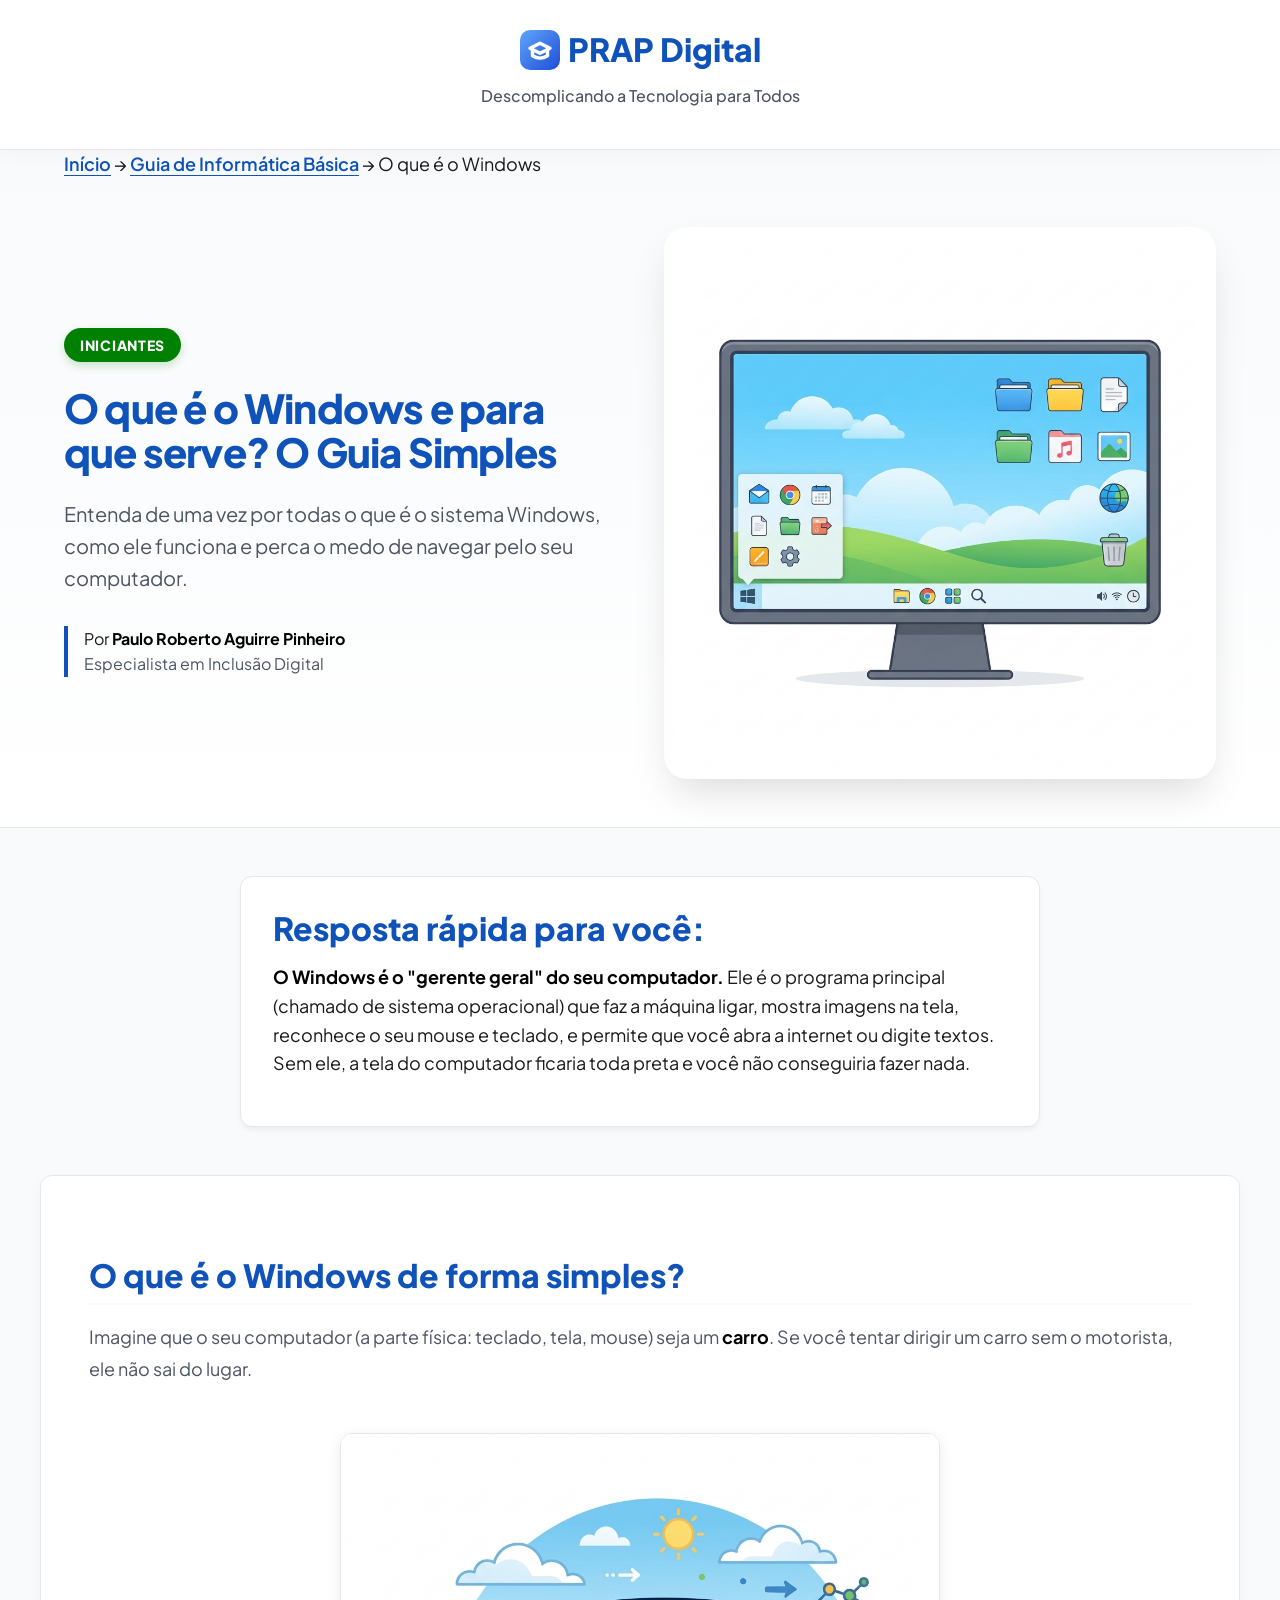
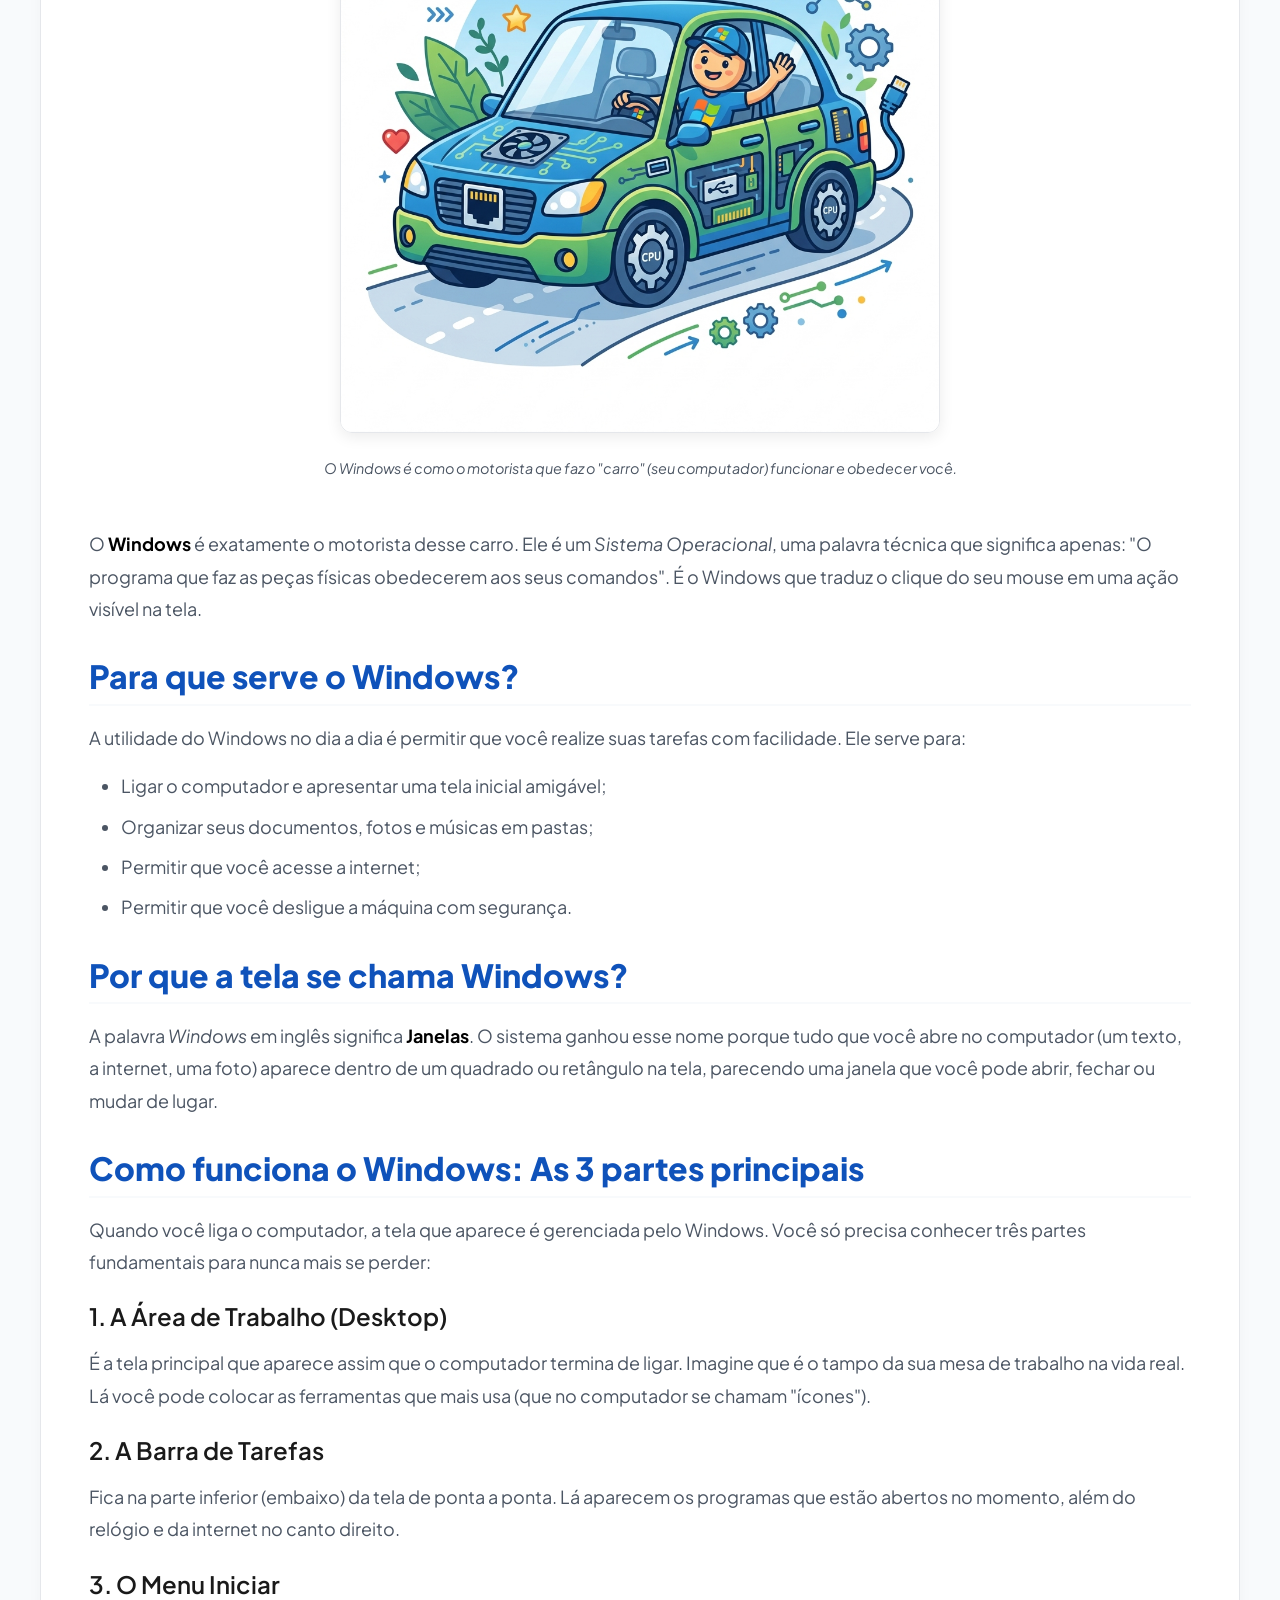
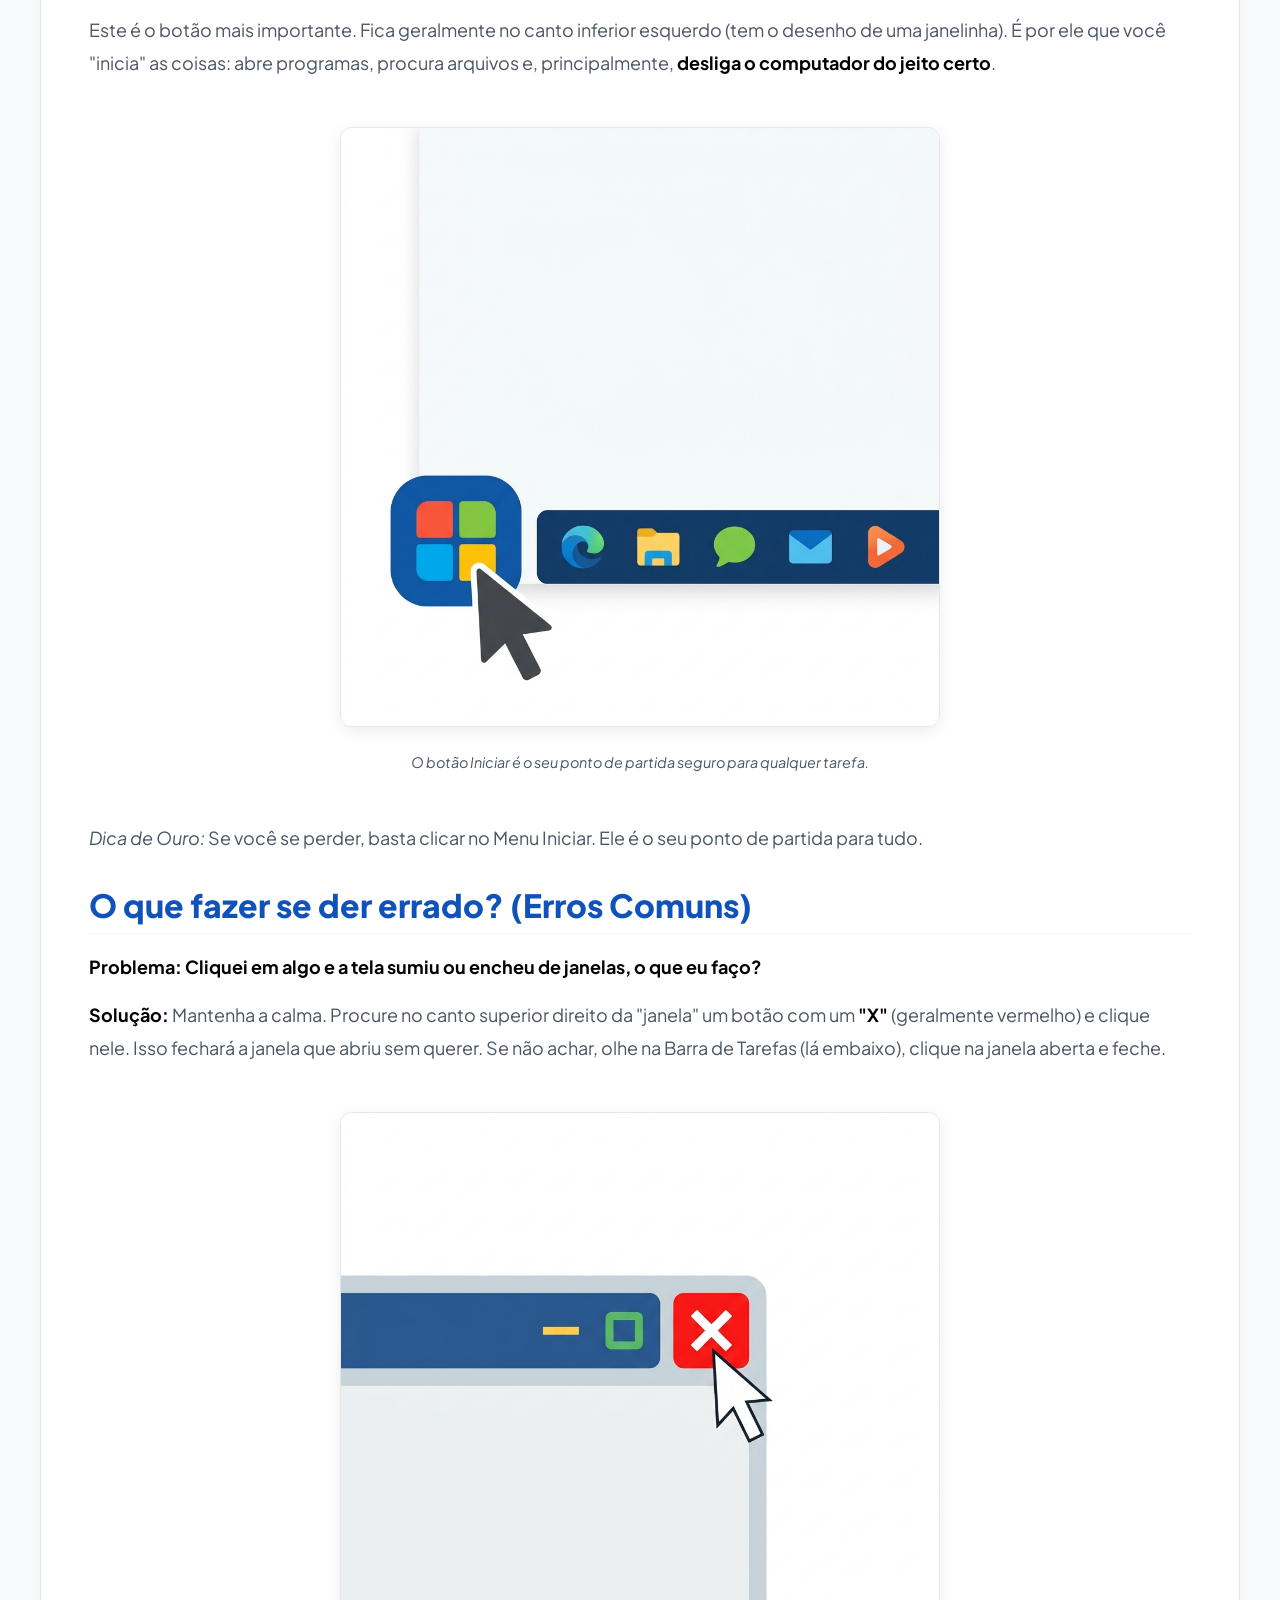
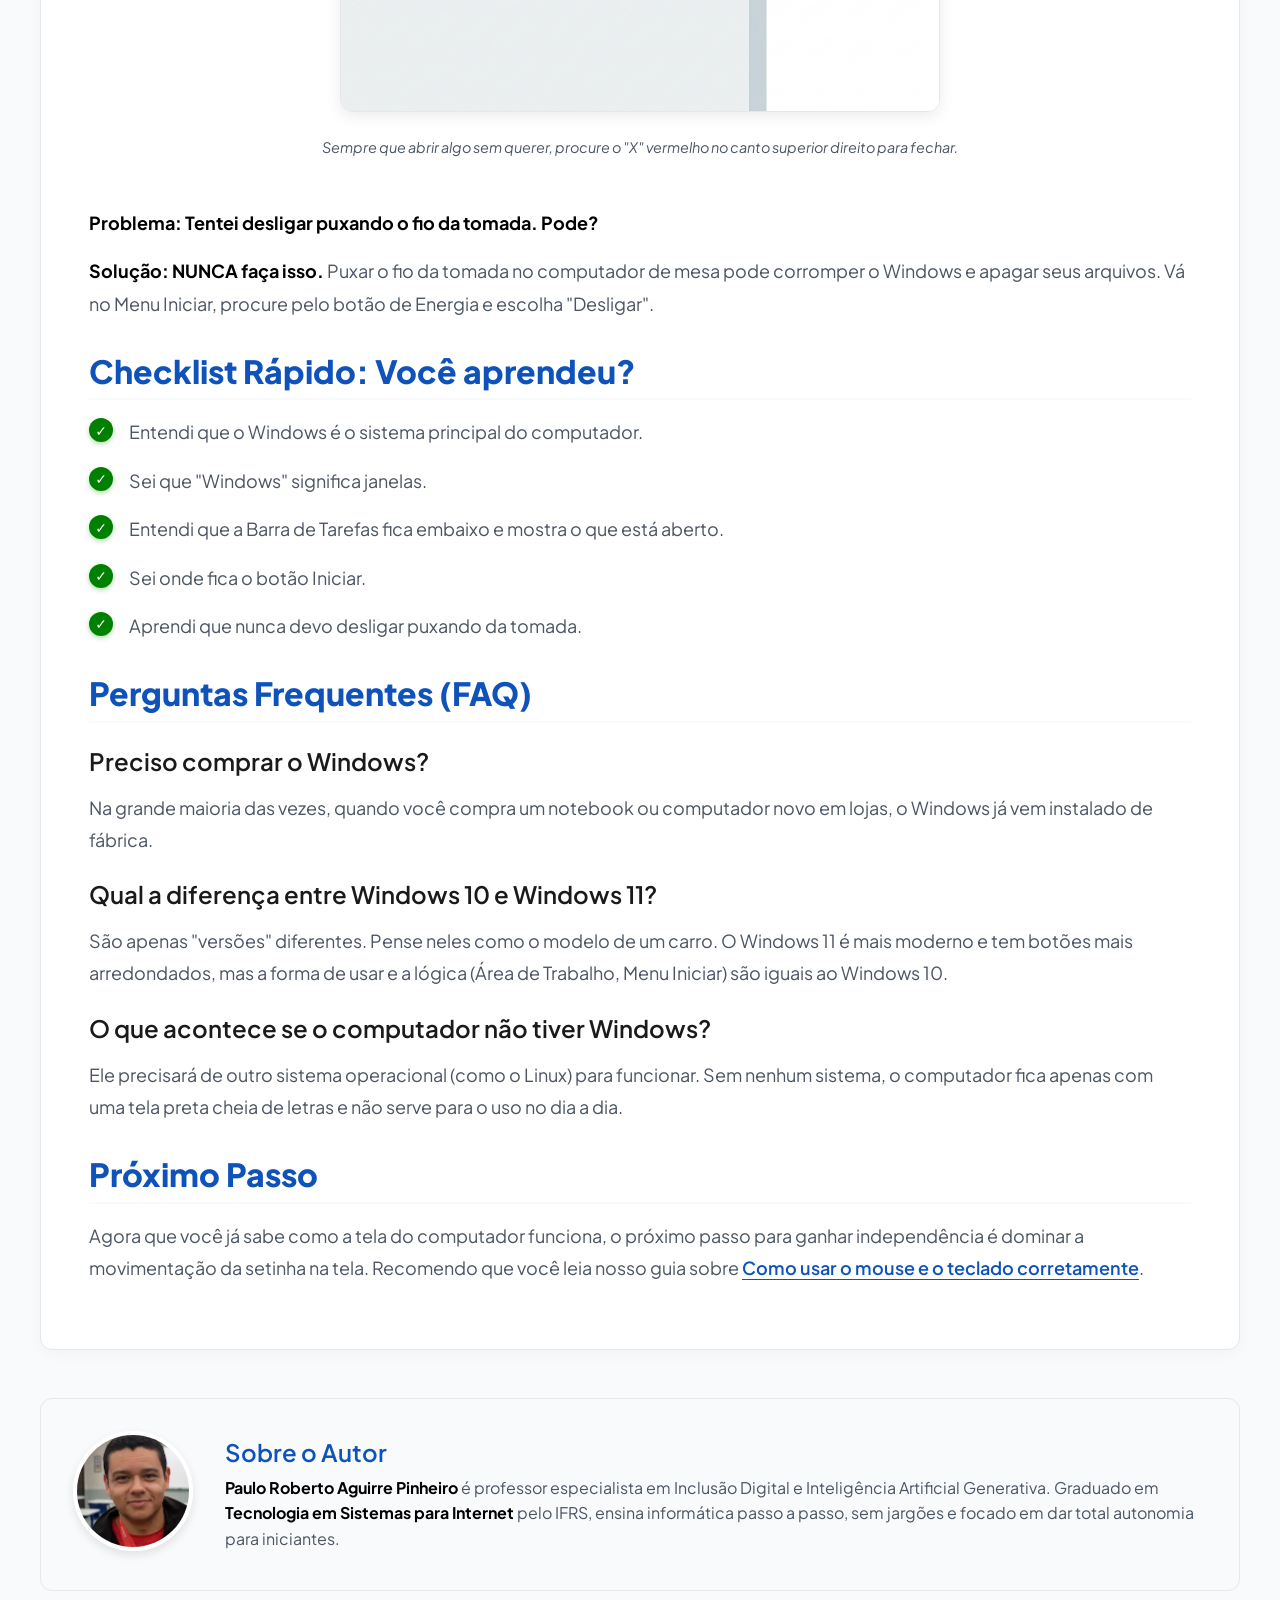
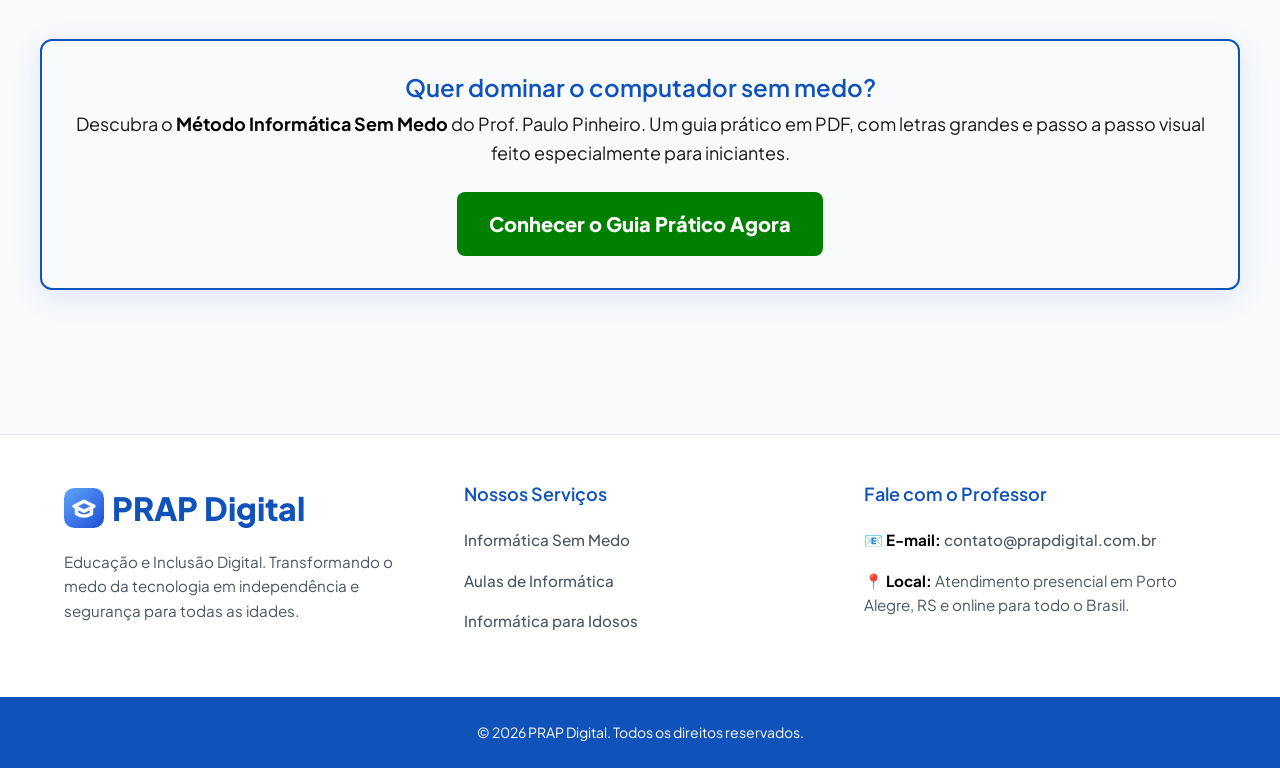
<file: o-que-e-windows/index.html>
<!DOCTYPE html>
<html lang="pt-BR">
<head>
    <meta charset="UTF-8">
    <meta name="viewport" content="width=device-width, initial-scale=1.0">
    <title>O que é o Windows e Para Que Serve? Guia Simples para Iniciantes | PRAP Digital</title>
    <meta name="description" content="Aprenda o que é o Windows de forma simples e sem jargões. Descubra para que serve, como funciona o Menu Iniciar, a Área de Trabalho e as Janelas. Passo a passo para iniciantes.">
    <meta name="author" content="Paulo Roberto Aguirre Pinheiro">
    
    <link rel="canonical" href="https://prapdigital.com.br/o-que-e-windows/">
    
    <link rel="preconnect" href="https://fonts.googleapis.com">
    <link rel="preconnect" href="https://fonts.gstatic.com" crossorigin>
    <link rel="preload" href="https://fonts.googleapis.com/css2?family=Plus+Jakarta+Sans:wght@400;600;800&display=swap" as="style">
    <link href="https://fonts.googleapis.com/css2?family=Plus+Jakarta+Sans:wght@400;600;800&display=swap" rel="stylesheet" media="print" onload="this.media='all'">
    <noscript><link href="https://fonts.googleapis.com/css2?family=Plus+Jakarta+Sans:wght@400;600;800&display=swap" rel="stylesheet"></noscript>

    <link rel="preload" as="image" href="../imagem/o-que-e-windows-prap-digital.jpg" fetchpriority="high">
    <link rel="stylesheet" href="../guia-informatica-basica/style.css">

    <!-- Favicon Oficial -->
    <link rel="icon" type="image/svg+xml" href="../imagem/favicon.svg">
    <link rel="alternate icon" type="image/png" href="../imagem/favicon-48x48.png">

    <!-- OpenGraph / Redes Sociais -->
    <meta property="og:type" content="article">
    <meta property="og:url" content="https://prapdigital.com.br/o-que-e-windows/">
    <meta property="og:title" content="O que é o Windows e Para Que Serve? Guia Simples para Iniciantes | PRAP Digital">
    <meta property="og:description" content="Aprenda o que é o Windows de forma simples e sem jargões. Descubra para que serve, como funciona o Menu Iniciar, a Área de Trabalho e as Janelas. Passo a passo para iniciantes.">
    <meta property="og:image" content="https://prapdigital.com.br/imagem/o-que-e-windows-prap-digital.jpg">
    <!-- Schema.org -->
    <script type="application/ld+json">
    {
      "@context": "https://schema.org",
      "@graph": [
        {
          "@type": "LocalBusiness",
          "name": "PRAP Digital - Aulas de Informática",
          "address": {
            "@type": "PostalAddress",
            "addressLocality": "Porto Alegre",
            "addressRegion": "RS",
            "addressCountry": "BR"
          },
          "url": "https://prapdigital.com.br/",
          "telephone": "+5551933003584",
          "image": "https://prapdigital.com.br/imagem/favicon-48x48.png"
        },
        {
          "@type": "Article",
          "headline": "O que é o Windows e Para Que Serve? Guia Simples para Iniciantes",
          "description": "Aprenda o que é o Windows de forma simples e sem jargões. Descubra para que serve, como funciona o Menu Iniciar e a Área de Trabalho.",
          "author": {
            "@type": "Person",
            "name": "Paulo Roberto Aguirre Pinheiro",
            "jobTitle": "Professor de Informática e Especialista em Inclusão Digital"
          },
          "publisher": {
            "@type": "Organization",
            "name": "PRAP Digital",
            "logo": {
              "@type": "ImageObject",
              "url": "https://prapdigital.com.br/imagem/favicon-48x48.png"
            }
          }
        },
        {
          "@type": "BreadcrumbList",
          "itemListElement": [{
            "@type": "ListItem",
            "position": 1,
            "name": "Início",
            "item": "https://prapdigital.com.br/"
          },{
            "@type": "ListItem",
            "position": 2,
            "name": "Guia de Informática Básica",
            "item": "https://prapdigital.com.br/guia-informatica-basica/"
          },{
            "@type": "ListItem",
            "position": 3,
            "name": "O que é o Windows",
            "item": "https://prapdigital.com.br/o-que-e-windows/"
          }]
        },
        {
          "@type": "FAQPage",
          "mainEntity": [{
            "@type": "Question",
            "name": "O que é o Windows?",
            "acceptedAnswer": {
              "@type": "Answer",
              "text": "O Windows é o sistema operacional principal do computador. Ele atua como o gerente geral da máquina, permitindo que você use o mouse, veja imagens na tela e abra programas."
            }
          }]
        }
      ]
    }
    </script>
</head>
<body>
    <header class="header">
        <div class="container header-content">
            <a href="/" class="logo">
                <img src="../imagem/favicon.svg" alt="Logo PRAP Digital" width="40" height="40">
                PRAP Digital
            </a>
            <p class="tagline">Descomplicando a Tecnologia para Todos</p>
        </div>
    </header>

    <main class="main-content">
        <!-- Breadcrumbs -->
        <nav class="container breadcrumb" aria-label="Navegação">
            <a href="/">Início</a> &rarr; 
            <a href="../guia-informatica-basica/">Guia de Informática Básica</a> &rarr; 
            <span>O que é o Windows</span>
        </nav>

        <!-- HERO SECTION -->
        <section class="hero-section">
            <div class="container hero-grid">
                <div class="hero-content">
                    <span class="badge">Iniciantes</span>
                    <h1>O que é o Windows e para que serve? O Guia Simples</h1>
                    <p class="lead">Entenda de uma vez por todas o que é o sistema Windows, como ele funciona e perca o medo de navegar pelo seu computador.</p>
                    <div class="author-meta">
                        <p>Por <strong>Paulo Roberto Aguirre Pinheiro</strong></p>
                        <span>Especialista em Inclusão Digital</span>
                    </div>
                </div>
                <div class="hero-image-wrapper">
                    <img src="../imagem/o-que-e-windows-prap-digital.jpg" alt="Ilustração da tela de um computador mostrando a Área de Trabalho do Windows" class="hero-image" fetchpriority="high" width="600" height="600">
                </div>
            </div>
        </section>

        <article class="pillar-content container">
            
            <section class="intro">
                <h2>Resposta rápida para você:</h2>
                <p><strong>O Windows é o "gerente geral" do seu computador.</strong> Ele é o programa principal (chamado de sistema operacional) que faz a máquina ligar, mostra imagens na tela, reconhece o seu mouse e teclado, e permite que você abra a internet ou digite textos. Sem ele, a tela do computador ficaria toda preta e você não conseguiria fazer nada.</p>
            </section>

            <section class="content-section">
                <h2>O que é o Windows de forma simples?</h2>
                <p>Imagine que o seu computador (a parte física: teclado, tela, mouse) seja um <strong>carro</strong>. Se você tentar dirigir um carro sem o motorista, ele não sai do lugar.</p>
                <figure class="didactic-image">
                    <img src="../imagem/windows-motorista-computador-prap-digital.jpg" alt="Ilustração de um carro representando o computador e o Windows como o motorista" width="600" height="600" loading="lazy">
                    <figcaption>O Windows é como o motorista que faz o "carro" (seu computador) funcionar e obedecer você.</figcaption>
                </figure>
                <p>O <strong>Windows</strong> é exatamente o motorista desse carro. Ele é um <em>Sistema Operacional</em>, uma palavra técnica que significa apenas: "O programa que faz as peças físicas obedecerem aos seus comandos". É o Windows que traduz o clique do seu mouse em uma ação visível na tela.</p>

                <h2>Para que serve o Windows?</h2>
                <p>A utilidade do Windows no dia a dia é permitir que você realize suas tarefas com facilidade. Ele serve para:</p>
                <ul>
                    <li>Ligar o computador e apresentar uma tela inicial amigável;</li>
                    <li>Organizar seus documentos, fotos e músicas em pastas;</li>
                    <li>Permitir que você acesse a internet;</li>
                    <li>Permitir que você desligue a máquina com segurança.</li>
                </ul>

                <h2>Por que a tela se chama Windows?</h2>
                <p>A palavra <em>Windows</em> em inglês significa <strong>Janelas</strong>. O sistema ganhou esse nome porque tudo que você abre no computador (um texto, a internet, uma foto) aparece dentro de um quadrado ou retângulo na tela, parecendo uma janela que você pode abrir, fechar ou mudar de lugar.</p>

                <h2>Como funciona o Windows: As 3 partes principais</h2>
                <p>Quando você liga o computador, a tela que aparece é gerenciada pelo Windows. Você só precisa conhecer três partes fundamentais para nunca mais se perder:</p>

                <h3>1. A Área de Trabalho (Desktop)</h3>
                <p>É a tela principal que aparece assim que o computador termina de ligar. Imagine que é o tampo da sua mesa de trabalho na vida real. Lá você pode colocar as ferramentas que mais usa (que no computador se chamam "ícones").</p>

                <h3>2. A Barra de Tarefas</h3>
                <p>Fica na parte inferior (embaixo) da tela de ponta a ponta. Lá aparecem os programas que estão abertos no momento, além do relógio e da internet no canto direito.</p>

                <h3>3. O Menu Iniciar</h3>
                <p>Este é o botão mais importante. Fica geralmente no canto inferior esquerdo (tem o desenho de uma janelinha). É por ele que você "inicia" as coisas: abre programas, procura arquivos e, principalmente, <strong>desliga o computador do jeito certo</strong>.</p>
                <figure class="didactic-image">
                    <img src="../imagem/menu-iniciar-windows-prap-digital.jpg" alt="Ilustração do Menu Iniciar sendo clicado com o mouse no canto da tela" width="600" height="600" loading="lazy">
                    <figcaption>O botão Iniciar é o seu ponto de partida seguro para qualquer tarefa.</figcaption>
                </figure>
                <p><em>Dica de Ouro:</em> Se você se perder, basta clicar no Menu Iniciar. Ele é o seu ponto de partida para tudo.</p>

                <h2>O que fazer se der errado? (Erros Comuns)</h2>
                <p><strong>Problema: Cliquei em algo e a tela sumiu ou encheu de janelas, o que eu faço?</strong></p>
                <p><strong>Solução:</strong> Mantenha a calma. Procure no canto superior direito da "janela" um botão com um <strong>"X"</strong> (geralmente vermelho) e clique nele. Isso fechará a janela que abriu sem querer. Se não achar, olhe na Barra de Tarefas (lá embaixo), clique na janela aberta e feche.</p>
                <figure class="didactic-image">
                    <img src="../imagem/botao-fechar-janela-prap-digital.jpg" alt="Ilustração mostrando o botão vermelho com X para fechar uma janela" width="600" height="600" loading="lazy">
                    <figcaption>Sempre que abrir algo sem querer, procure o "X" vermelho no canto superior direito para fechar.</figcaption>
                </figure>
                
                <p><strong>Problema: Tentei desligar puxando o fio da tomada. Pode?</strong></p>
                <p><strong>Solução: NUNCA faça isso.</strong> Puxar o fio da tomada no computador de mesa pode corromper o Windows e apagar seus arquivos. Vá no Menu Iniciar, procure pelo botão de Energia e escolha "Desligar".</p>

                <h2>Checklist Rápido: Você aprendeu?</h2>
                <ul class="checklist">
                    <li>Entendi que o Windows é o sistema principal do computador.</li>
                    <li>Sei que "Windows" significa janelas.</li>
                    <li>Entendi que a Barra de Tarefas fica embaixo e mostra o que está aberto.</li>
                    <li>Sei onde fica o botão Iniciar.</li>
                    <li>Aprendi que nunca devo desligar puxando da tomada.</li>
                </ul>

                <h2>Perguntas Frequentes (FAQ)</h2>
                <div class="faq-section">
                    <h3>Preciso comprar o Windows?</h3>
                    <p>Na grande maioria das vezes, quando você compra um notebook ou computador novo em lojas, o Windows já vem instalado de fábrica.</p>
                    
                    <h3>Qual a diferença entre Windows 10 e Windows 11?</h3>
                    <p>São apenas "versões" diferentes. Pense neles como o modelo de um carro. O Windows 11 é mais moderno e tem botões mais arredondados, mas a forma de usar e a lógica (Área de Trabalho, Menu Iniciar) são iguais ao Windows 10.</p>
                    
                    <h3>O que acontece se o computador não tiver Windows?</h3>
                    <p>Ele precisará de outro sistema operacional (como o Linux) para funcionar. Sem nenhum sistema, o computador fica apenas com uma tela preta cheia de letras e não serve para o uso no dia a dia.</p>
                </div>

                <h2>Próximo Passo</h2>
                <p>Agora que você já sabe como a tela do computador funciona, o próximo passo para ganhar independência é dominar a movimentação da setinha na tela. Recomendo que você leia nosso guia sobre <a href="../como-usar-mouse-teclado/">Como usar o mouse e o teclado corretamente</a>.</p>

            </section>

            <section class="author-bio">
                <div class="author-photo">
                    <img src="../imagem/professor-paulo-pinheiro-informatica-prap-digital-porto-alegre.webp" alt="Professor Paulo Roberto Aguirre Pinheiro" width="120" height="120" loading="lazy">
                </div>
                <div class="author-details">
                    <h3>Sobre o Autor</h3>
                    <p><strong>Paulo Roberto Aguirre Pinheiro</strong> é professor especialista em Inclusão Digital e Inteligência Artificial Generativa. Graduado em <strong>Tecnologia em Sistemas para Internet</strong> pelo IFRS, ensina informática passo a passo, sem jargões e focado em dar total autonomia para iniciantes.</p>
                </div>
            </section>
                        <!-- CTA Marketing Box -->
                <div class="cta-banner">
                    <h3>Quer dominar o computador sem medo?</h3>
                    <p>Descubra o <strong>Método Informática Sem Medo</strong> do Prof. Paulo Pinheiro. Um guia prático em PDF, com letras grandes e passo a passo visual feito especialmente para iniciantes.</p>
                    <a href="../informatica-sem-medo/" class="cta-button">Conhecer o Guia Prático Agora</a>
                </div>
        </article>
    </main>

    <footer class="footer">
        <div class="container footer-grid">
            <div class="footer-brand">
                <a href="/" class="logo logo-footer">
                    <img src="../imagem/favicon.svg" alt="Logo PRAP Digital" width="40" height="40">
                    PRAP Digital
                </a>
                <p>Educação e Inclusão Digital. Transformando o medo da tecnologia em independência e segurança para todas as idades.</p>
            </div>
            
            <div class="footer-links">
                <h3>Nossos Serviços</h3>
                <ul>
                    <li><a href="https://prapdigital.com.br/informatica-sem-medo/">Informática Sem Medo</a></li>
                    <li><a href="https://prapdigital.com.br/">Aulas de Informática</a></li>
                    <li><a href="https://prapdigital.com.br/informatica-para-idosos/">Informática para Idosos</a></li>
                </ul>
            </div>

            <div class="footer-contact">
                <h3>Fale com o Professor</h3>
                <ul>
                    <li>📧 <strong>E-mail:</strong> <a href="mailto:contato@prapdigital.com.br">contato@prapdigital.com.br</a></li>
                    <li>📍 <strong>Local:</strong> Atendimento presencial em Porto Alegre, RS e online para todo o Brasil.</li>
                </ul>
            </div>
        </div>
        <div class="footer-bottom">
            <div class="container">
                <p>&copy; 2026 PRAP Digital. Todos os direitos reservados.</p>
            </div>
        </div>
    </footer>
</body>
</html>
</file>
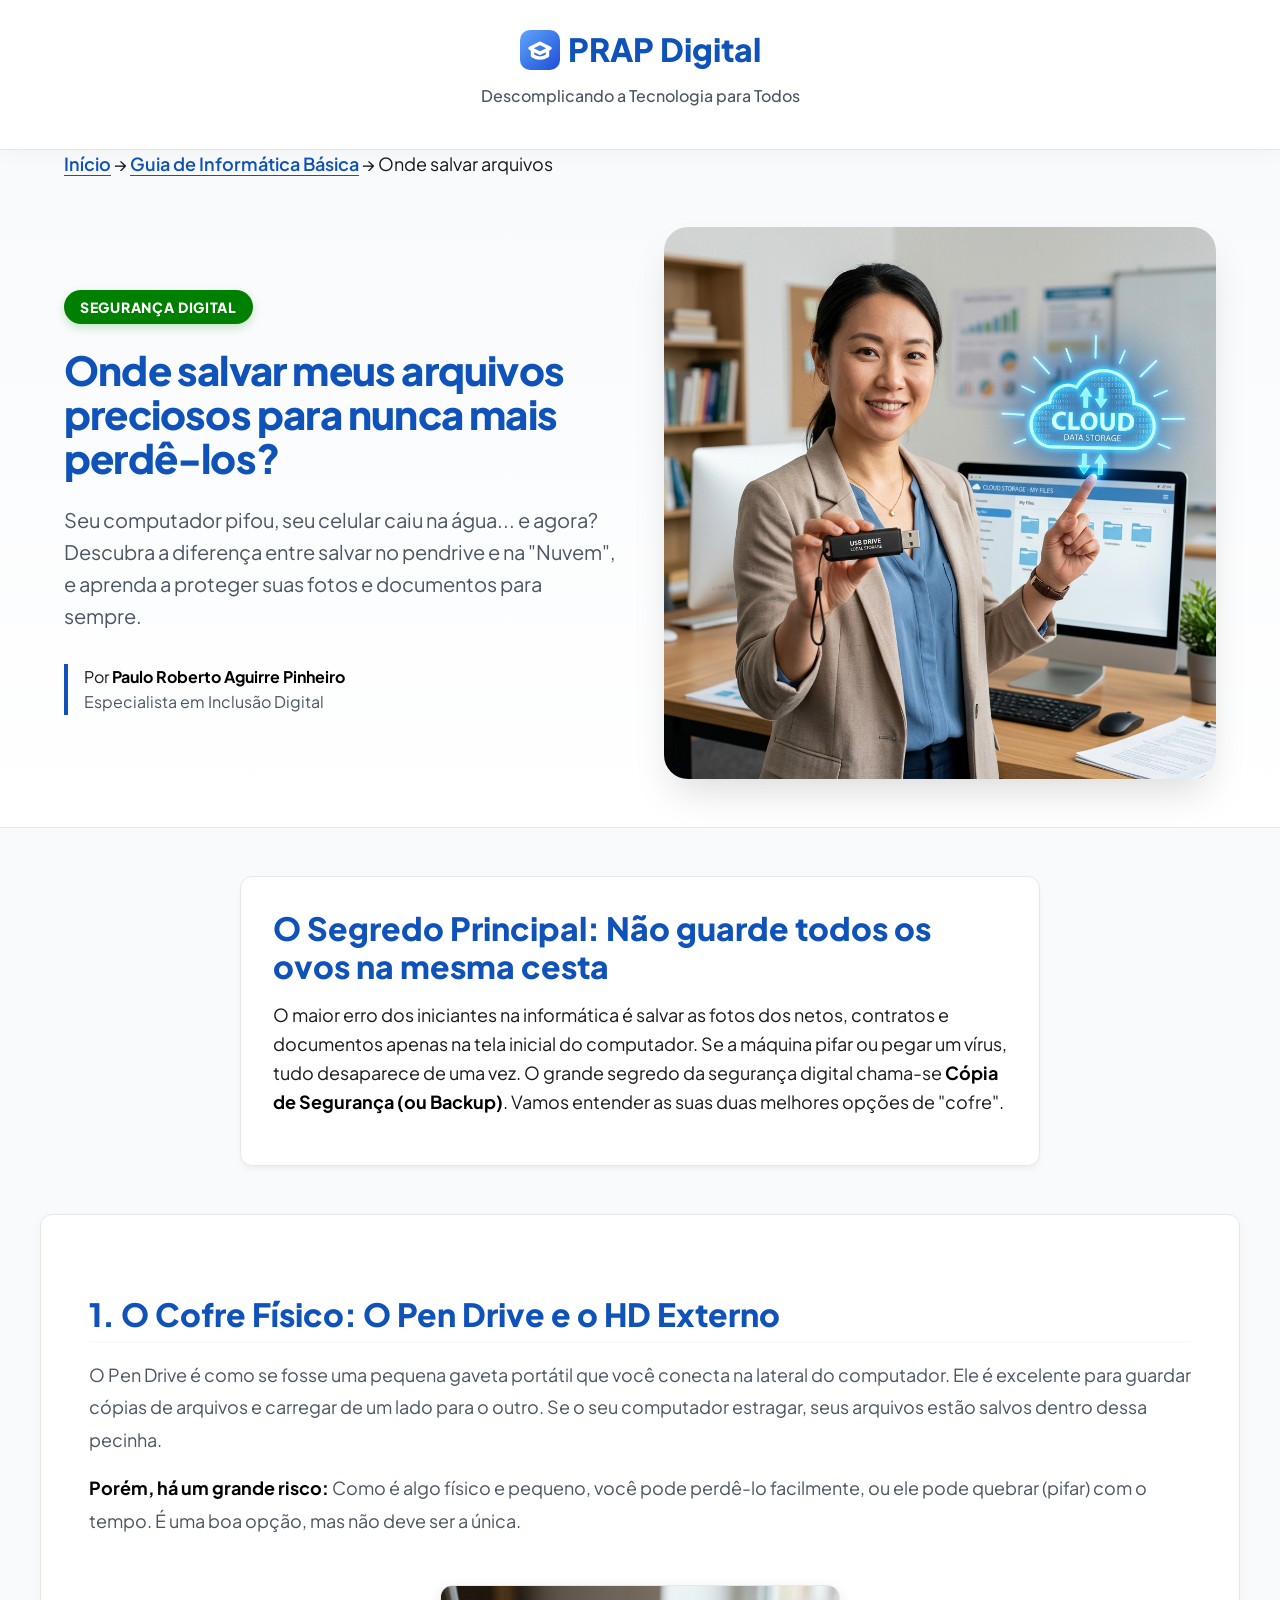
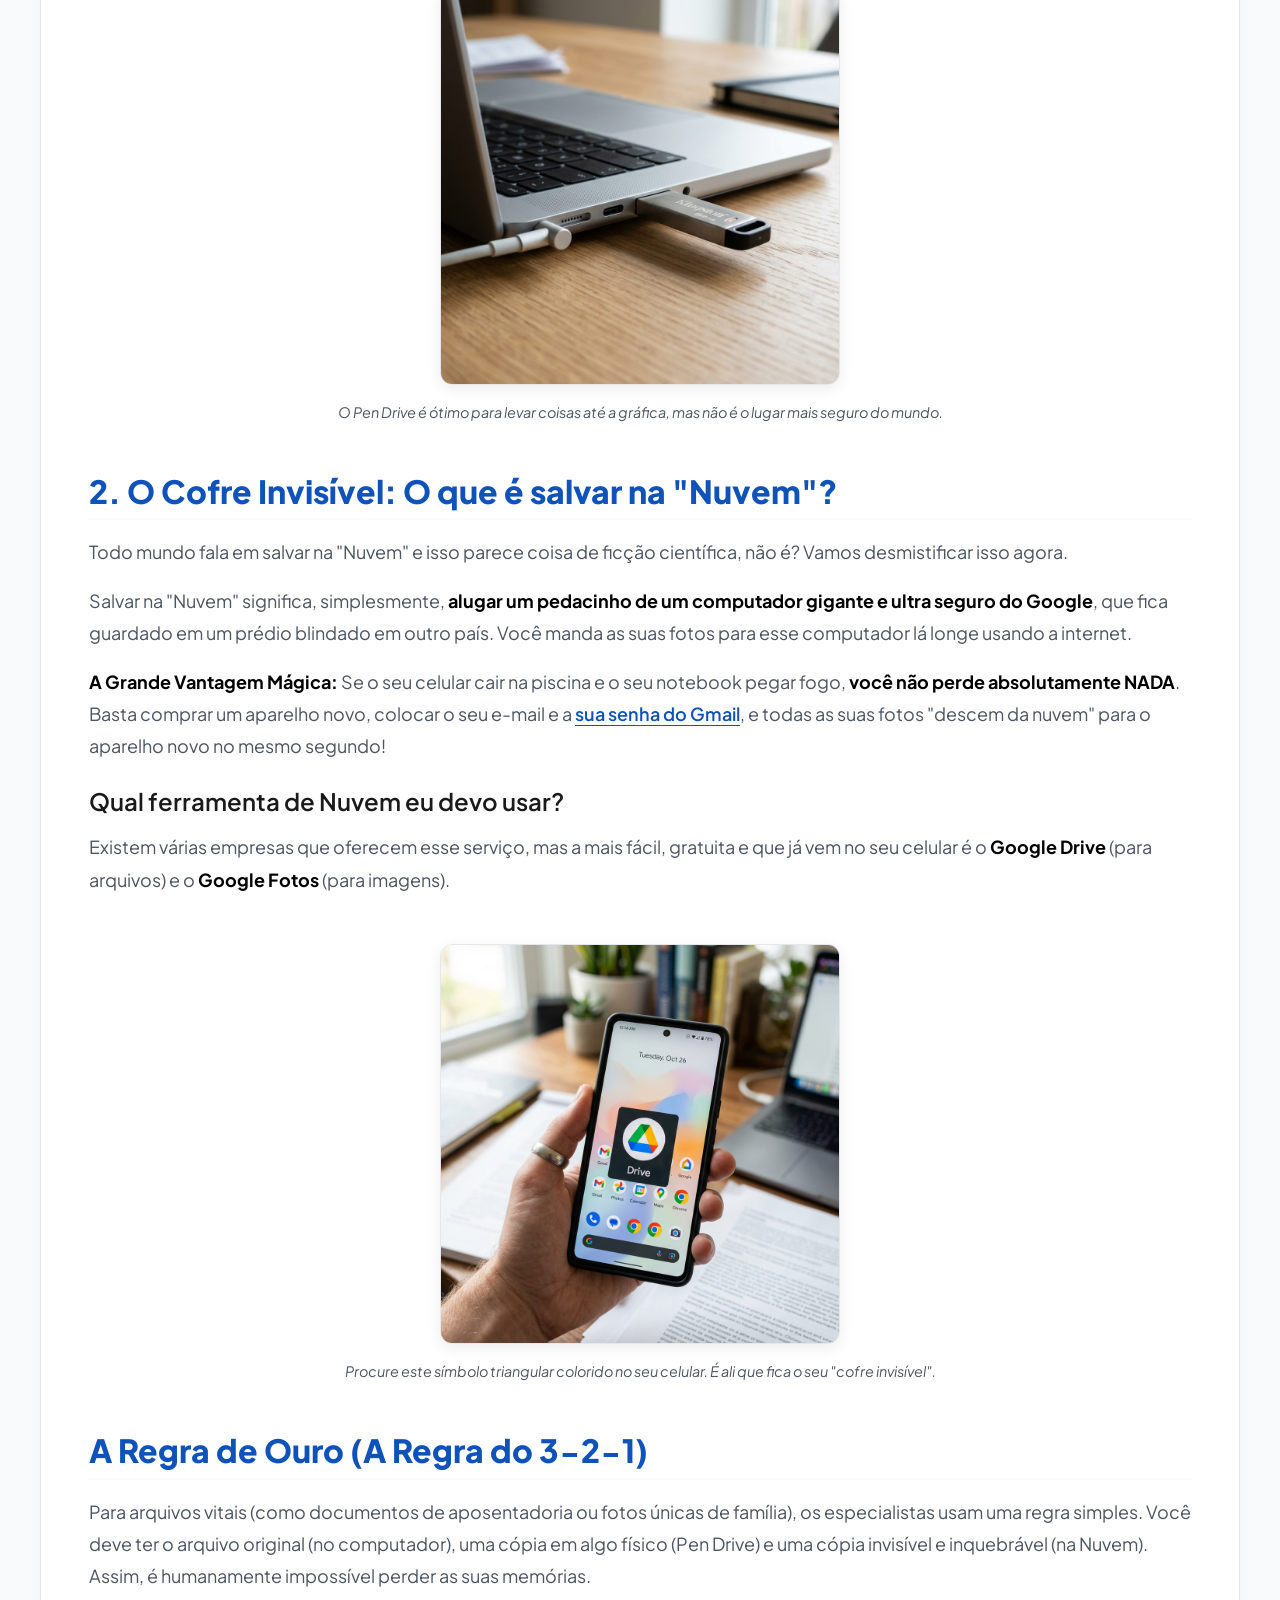
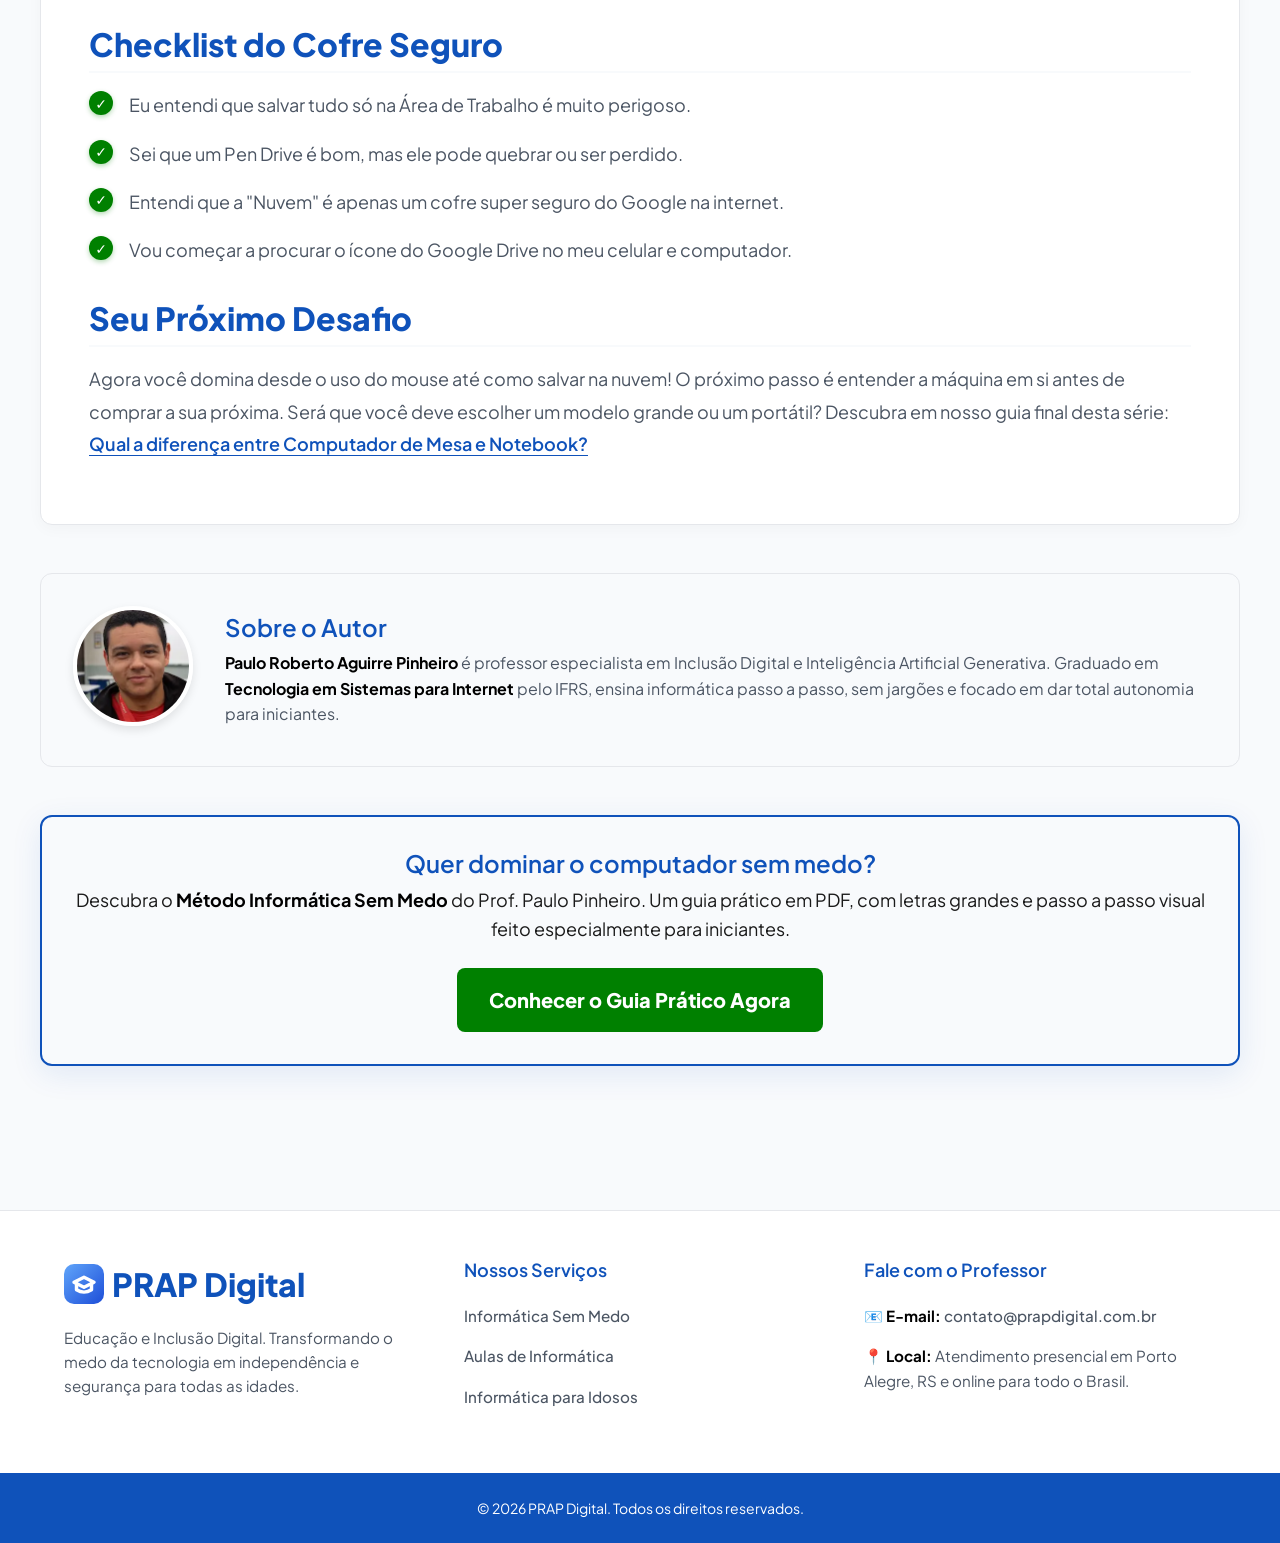
<file: onde-salvar-meus-arquivos/index.html>
<!DOCTYPE html>
<html lang="pt-BR">
<head>
    <meta charset="UTF-8">
    <meta name="viewport" content="width=device-width, initial-scale=1.0">
    <title>Onde Salvar Meus Arquivos Para Não Perdê-los? | PRAP Digital</title>
    <meta name="description" content="Aprenda a diferença entre salvar no Pen Drive e na Nuvem (Google Drive). Saiba onde guardar suas fotos e documentos mais preciosos com segurança total.">
    <meta name="author" content="Paulo Roberto Aguirre Pinheiro">
    
    <link rel="canonical" href="https://prapdigital.com.br/onde-salvar-meus-arquivos/">
    
    <link rel="preconnect" href="https://fonts.googleapis.com">
    <link rel="preconnect" href="https://fonts.gstatic.com" crossorigin>
    <link rel="preload" href="https://fonts.googleapis.com/css2?family=Plus+Jakarta+Sans:wght@400;600;800&display=swap" as="style">
    <link href="https://fonts.googleapis.com/css2?family=Plus+Jakarta+Sans:wght@400;600;800&display=swap" rel="stylesheet" media="print" onload="this.media='all'">
    <noscript><link href="https://fonts.googleapis.com/css2?family=Plus+Jakarta+Sans:wght@400;600;800&display=swap" rel="stylesheet"></noscript>

    <link rel="preload" as="image" href="../imagem/hero-onde-salvar-arquivos-prap.jpg" fetchpriority="high">
    <link rel="stylesheet" href="../guia-informatica-basica/style.css">

    <!-- Favicon Oficial -->
    <link rel="icon" type="image/svg+xml" href="../imagem/favicon.svg">
    <link rel="alternate icon" type="image/png" href="../imagem/favicon-48x48.png">

    <!-- OpenGraph / Redes Sociais -->
    <meta property="og:type" content="article">
    <meta property="og:url" content="https://prapdigital.com.br/onde-salvar-meus-arquivos/">
    <meta property="og:title" content="Onde Salvar Meus Arquivos Para Não Perdê-los? | PRAP Digital">
    <meta property="og:description" content="Aprenda a diferença entre salvar documentos no Pen Drive e na Nuvem. O guia definitivo para iniciantes nunca mais perderem fotos e arquivos do computador.">
    <meta property="og:image" content="https://prapdigital.com.br/imagem/hero-onde-salvar-arquivos-prap.jpg">
    <!-- Schema.org -->
    <script type="application/ld+json">
    {
      "@context": "https://schema.org",
      "@graph": [
        {
          "@type": "LocalBusiness",
          "name": "PRAP Digital - Aulas de Informática",
          "address": {
            "@type": "PostalAddress",
            "addressLocality": "Porto Alegre",
            "addressRegion": "RS",
            "addressCountry": "BR"
          },
          "url": "https://prapdigital.com.br/",
          "telephone": "+5551933003584",
          "image": "https://prapdigital.com.br/imagem/favicon-48x48.png"
        },
        {
          "@type": "Article",
          "headline": "Onde Salvar Meus Arquivos Para Não Perdê-los?",
          "description": "Entenda de uma vez por todas a diferença entre Pendrive, HD e a famosa Nuvem. Saiba o lugar mais seguro para guardar suas memórias.",
          "author": {
            "@type": "Person",
            "name": "Paulo Roberto Aguirre Pinheiro",
            "jobTitle": "Professor de Informática e Especialista em Inclusão Digital"
          },
          "publisher": {
            "@type": "Organization",
            "name": "PRAP Digital",
            "logo": {
              "@type": "ImageObject",
              "url": "https://prapdigital.com.br/imagem/favicon-48x48.png"
            }
          }
        },
        {
          "@type": "BreadcrumbList",
          "itemListElement": [{
            "@type": "ListItem",
            "position": 1,
            "name": "Início",
            "item": "https://prapdigital.com.br/"
          },{
            "@type": "ListItem",
            "position": 2,
            "name": "Guia de Informática Básica",
            "item": "https://prapdigital.com.br/guia-informatica-basica/"
          },{
            "@type": "ListItem",
            "position": 3,
            "name": "Onde salvar meus arquivos",
            "item": "https://prapdigital.com.br/onde-salvar-meus-arquivos/"
          }]
        }
      ]
    }
    </script>
</head>
<body>
    <header class="header">
        <div class="container header-content">
            <a href="/" class="logo">
                <img src="../imagem/favicon.svg" alt="Logo PRAP Digital" width="40" height="40">
                PRAP Digital
            </a>
            <p class="tagline">Descomplicando a Tecnologia para Todos</p>
        </div>
    </header>

    <main class="main-content">
        <!-- Breadcrumbs -->
        <nav class="container breadcrumb" aria-label="Navegação">
            <a href="/">Início</a> &rarr; 
            <a href="../guia-informatica-basica/">Guia de Informática Básica</a> &rarr; 
            <span>Onde salvar arquivos</span>
        </nav>

        <!-- HERO SECTION -->
        <section class="hero-section">
            <div class="container hero-grid">
                <div class="hero-content">
                    <span class="badge">Segurança Digital</span>
                    <h1>Onde salvar meus arquivos preciosos para nunca mais perdê-los?</h1>
                    <p class="lead">Seu computador pifou, seu celular caiu na água... e agora? Descubra a diferença entre salvar no pendrive e na "Nuvem", e aprenda a proteger suas fotos e documentos para sempre.</p>
                    <div class="author-meta">
                        <p>Por <strong>Paulo Roberto Aguirre Pinheiro</strong></p>
                        <span>Especialista em Inclusão Digital</span>
                    </div>
                </div>
                <div class="hero-image-wrapper">
                    <img src="../imagem/hero-onde-salvar-arquivos-prap.jpg" alt="Uma pessoa segurando um pen drive em uma mão e apontando para um ícone de nuvem brilhante na outra" class="hero-image" fetchpriority="high" width="600" height="600">
                </div>
            </div>
        </section>

        <article class="pillar-content container">
            
            <section class="intro">
                <h2>O Segredo Principal: Não guarde todos os ovos na mesma cesta</h2>
                <p>O maior erro dos iniciantes na informática é salvar as fotos dos netos, contratos e documentos apenas na tela inicial do computador. Se a máquina pifar ou pegar um vírus, tudo desaparece de uma vez. O grande segredo da segurança digital chama-se <strong>Cópia de Segurança (ou Backup)</strong>. Vamos entender as suas duas melhores opções de "cofre".</p>
            </section>

            <section class="content-section">
                <h2>1. O Cofre Físico: O Pen Drive e o HD Externo</h2>
                <p>O Pen Drive é como se fosse uma pequena gaveta portátil que você conecta na lateral do computador. Ele é excelente para guardar cópias de arquivos e carregar de um lado para o outro. Se o seu computador estragar, seus arquivos estão salvos dentro dessa pecinha.</p>
                <p><strong>Porém, há um grande risco:</strong> Como é algo físico e pequeno, você pode perdê-lo facilmente, ou ele pode quebrar (pifar) com o tempo. É uma boa opção, mas não deve ser a única.</p>

                <figure class="didactic-image">
                    <img src="../imagem/salvar-pendrive-nuvem-prap.jpg" alt="Ilustração mostrando um pen drive conectado ao computador" width="600" height="600" loading="lazy" style="max-width: 400px; margin: 0 auto; display: block;">
                    <figcaption>O Pen Drive é ótimo para levar coisas até a gráfica, mas não é o lugar mais seguro do mundo.</figcaption>
                </figure>

                <h2>2. O Cofre Invisível: O que é salvar na "Nuvem"?</h2>
                <p>Todo mundo fala em salvar na "Nuvem" e isso parece coisa de ficção científica, não é? Vamos desmistificar isso agora.</p>
                <p>Salvar na "Nuvem" significa, simplesmente, <strong>alugar um pedacinho de um computador gigante e ultra seguro do Google</strong>, que fica guardado em um prédio blindado em outro país. Você manda as suas fotos para esse computador lá longe usando a internet.</p>
                
                <p><strong>A Grande Vantagem Mágica:</strong> Se o seu celular cair na piscina e o seu notebook pegar fogo, <strong>você não perde absolutamente NADA</strong>. Basta comprar um aparelho novo, colocar o seu e-mail e a <a href="../como-recuperar-senha-gmail/">sua senha do Gmail</a>, e todas as suas fotos "descem da nuvem" para o aparelho novo no mesmo segundo!</p>

                <h3>Qual ferramenta de Nuvem eu devo usar?</h3>
                <p>Existem várias empresas que oferecem esse serviço, mas a mais fácil, gratuita e que já vem no seu celular é o <strong>Google Drive</strong> (para arquivos) e o <strong>Google Fotos</strong> (para imagens).</p>

                <figure class="didactic-image">
                    <img src="../imagem/google-drive-nuvem-prap.jpg" alt="O ícone do Google Drive na tela de um celular" width="600" height="600" loading="lazy" style="max-width: 400px; margin: 0 auto; display: block;">
                    <figcaption>Procure este símbolo triangular colorido no seu celular. É ali que fica o seu "cofre invisível".</figcaption>
                </figure>

                <h2>A Regra de Ouro (A Regra do 3-2-1)</h2>
                <p>Para arquivos vitais (como documentos de aposentadoria ou fotos únicas de família), os especialistas usam uma regra simples. Você deve ter o arquivo original (no computador), uma cópia em algo físico (Pen Drive) e uma cópia invisível e inquebrável (na Nuvem). Assim, é humanamente impossível perder as suas memórias.</p>

                <h2>Checklist do Cofre Seguro</h2>
                <ul class="checklist">
                    <li>Eu entendi que salvar tudo só na Área de Trabalho é muito perigoso.</li>
                    <li>Sei que um Pen Drive é bom, mas ele pode quebrar ou ser perdido.</li>
                    <li>Entendi que a "Nuvem" é apenas um cofre super seguro do Google na internet.</li>
                    <li>Vou começar a procurar o ícone do Google Drive no meu celular e computador.</li>
                </ul>

                <h2>Seu Próximo Desafio</h2>
                <p>Agora você domina desde o uso do mouse até como salvar na nuvem! O próximo passo é entender a máquina em si antes de comprar a sua próxima. Será que você deve escolher um modelo grande ou um portátil? Descubra em nosso guia final desta série: <a href="../diferenca-computador-mesa-notebook/">Qual a diferença entre Computador de Mesa e Notebook?</a></p>

            </section>

            <section class="author-bio">
                <div class="author-photo">
                    <img src="../imagem/professor-paulo-pinheiro-informatica-prap-digital-porto-alegre.webp" alt="Professor Paulo Roberto Aguirre Pinheiro" width="120" height="120" loading="lazy">
                </div>
                <div class="author-details">
                    <h3>Sobre o Autor</h3>
                    <p><strong>Paulo Roberto Aguirre Pinheiro</strong> é professor especialista em Inclusão Digital e Inteligência Artificial Generativa. Graduado em <strong>Tecnologia em Sistemas para Internet</strong> pelo IFRS, ensina informática passo a passo, sem jargões e focado em dar total autonomia para iniciantes.</p>
                </div>
            </section>
                        <!-- CTA Marketing Box -->
                <div class="cta-banner">
                    <h3>Quer dominar o computador sem medo?</h3>
                    <p>Descubra o <strong>Método Informática Sem Medo</strong> do Prof. Paulo Pinheiro. Um guia prático em PDF, com letras grandes e passo a passo visual feito especialmente para iniciantes.</p>
                    <a href="../informatica-sem-medo/" class="cta-button">Conhecer o Guia Prático Agora</a>
                </div>
        </article>
    </main>

    <footer class="footer">
        <div class="container footer-grid">
            <div class="footer-brand">
                <a href="/" class="logo logo-footer">
                    <img src="../imagem/favicon.svg" alt="Logo PRAP Digital" width="40" height="40">
                    PRAP Digital
                </a>
                <p>Educação e Inclusão Digital. Transformando o medo da tecnologia em independência e segurança para todas as idades.</p>
            </div>
            
            <div class="footer-links">
                <h3>Nossos Serviços</h3>
                <ul>
                    <li><a href="https://prapdigital.com.br/informatica-sem-medo/">Informática Sem Medo</a></li>
                    <li><a href="https://prapdigital.com.br/">Aulas de Informática</a></li>
                    <li><a href="https://prapdigital.com.br/informatica-para-idosos/">Informática para Idosos</a></li>
                </ul>
            </div>

            <div class="footer-contact">
                <h3>Fale com o Professor</h3>
                <ul>
                    <li>📧 <strong>E-mail:</strong> <a href="mailto:contato@prapdigital.com.br">contato@prapdigital.com.br</a></li>
                    <li>📍 <strong>Local:</strong> Atendimento presencial em Porto Alegre, RS e online para todo o Brasil.</li>
                </ul>
            </div>
        </div>
        <div class="footer-bottom">
            <div class="container">
                <p>&copy; 2026 PRAP Digital. Todos os direitos reservados.</p>
            </div>
        </div>
    </footer>
</body>
</html>
</file>
<file: guia-informatica-basica/style.css>
/* 
 * PRAP DIGITAL - ESTILO DA PÁGINA PILAR 
 * Foco Extremo em: PageSpeed (Core Web Vitals) e Acessibilidade (WCAG)
 * Zero frameworks externos, CSS puro e otimizado.
 */

:root {
    /* Paleta de Cores de Alta Acessibilidade (E-E-A-T: Confiança e Segurança) */
    --color-primary: #0F52BA; /* Safira / Azul Institucional forte */
    --color-secondary: #008000; /* Verde escuro para ações */
    --color-background: #F8FAFC; /* Gelo muito suave, não cansa a vista */
    --color-surface: #FFFFFF; /* Branco para cartões */
    --color-text-main: #1A1A1A; /* Cinza quase preto para alto contraste (WCAG AAA) */
    --color-text-muted: #4B5563; /* Cinza médio para descrições */
    --color-border: #E5E7EB;
    
    /* Tipografia Inclusiva */
    --font-base: 'Plus Jakarta Sans', system-ui, -apple-system, sans-serif;
    --text-base-size: 1.125rem; /* 18px base - ideal para leitura em qualquer idade */
    --text-large: 1.25rem; /* 20px */
    --text-xl: 1.5rem; /* 24px */
    --text-2xl: 2rem; /* 32px */
    --text-3xl: 2.5rem; /* 40px */
    
    /* Espaçamentos e Layout */
    --spacing-xs: 0.5rem;
    --spacing-sm: 1rem;
    --spacing-md: 1.5rem;
    --spacing-lg: 2rem;
    --spacing-xl: 3rem;
    --border-radius: 12px;
}

/* Reset Básico para Velocidade */
*, *::before, *::after {
    box-sizing: border-box;
    margin: 0;
    padding: 0;
}

html {
    scroll-behavior: smooth;
    font-size: 100%; /* Respeita o tamanho de fonte do sistema do usuário */
}

body {
    font-family: var(--font-base);
    font-size: var(--text-base-size);
    line-height: 1.6;
    color: var(--color-text-main);
    background-color: var(--color-background);
    -webkit-font-smoothing: antialiased;
}

/* Tipografia */
h1, h2, h3 {
    line-height: 1.2;
    color: var(--color-primary);
    margin-bottom: var(--spacing-sm);
    font-weight: 800;
}

h1 { font-size: var(--text-3xl); letter-spacing: -0.02em; }
h2 { font-size: var(--text-2xl); }
h3 { font-size: var(--text-xl); font-weight: 600; }
p { margin-bottom: var(--spacing-sm); }
strong { font-weight: 700; color: #000; }

a {
    color: var(--color-primary);
    text-decoration: underline;
    text-underline-offset: 4px;
    font-weight: 600;
    transition: color 0.2s ease;
}

a:hover, a:focus {
    color: var(--color-secondary);
}

/* Estrutura Principal */
.container {
    width: 100%;
    max-width: 1200px;
    margin: 0 auto;
    padding: 0 var(--spacing-md);
}

/* Header */
.header {
    background-color: var(--color-surface);
    border-bottom: 1px solid var(--color-border);
    padding: var(--spacing-md) 0;
    position: sticky;
    top: 0;
    z-index: 100;
    box-shadow: 0 4px 20px rgba(0,0,0,0.03);
}

.header-content {
    display: flex;
    flex-direction: column;
    align-items: center;
    justify-content: center;
}

.logo {
    display: flex;
    align-items: center;
    gap: 0.5rem;
    font-size: var(--text-2xl);
    font-weight: 800;
    color: var(--color-primary);
    text-decoration: none;
}

.logo img {
    height: 40px;
    width: auto;
}

.tagline {
    font-size: 1rem;
    color: var(--color-text-muted);
    margin-top: var(--spacing-xs);
    font-weight: 500;
}

/* Main Content Layout */
.main-content {
    width: 100%;
}

.pillar-content {
    padding: var(--spacing-xl) 0;
}

/* HERO SECTION */
.hero-section {
    background: linear-gradient(to bottom, var(--color-background), var(--color-surface));
    padding: var(--spacing-xl) 0;
    border-bottom: 1px solid var(--color-border);
    overflow: hidden;
}

.hero-grid {
    display: grid;
    grid-template-columns: 1fr 1fr;
    gap: var(--spacing-xl);
    align-items: center;
}

.hero-content {
    max-width: 600px;
}

.badge {
    display: inline-block;
    background-color: var(--color-secondary);
    color: white;
    padding: 0.35rem 1rem;
    border-radius: 999px;
    font-size: 0.875rem;
    font-weight: 800;
    text-transform: uppercase;
    letter-spacing: 0.05em;
    margin-bottom: var(--spacing-md);
    box-shadow: 0 4px 10px rgba(0, 128, 0, 0.2);
}

.hero-content h1 {
    font-size: var(--text-3xl);
    letter-spacing: -0.02em;
    line-height: 1.1;
    margin-bottom: var(--spacing-md);
}

.hero-content .lead {
    font-size: var(--text-large);
    color: var(--color-text-muted);
    margin-bottom: var(--spacing-lg);
    line-height: 1.6;
}

.hero-content .author-meta {
    font-size: 1rem;
    border-left: 4px solid var(--color-primary);
    padding-left: var(--spacing-sm);
}

.hero-content .author-meta p {
    margin-bottom: 0;
    color: var(--color-text-main);
}

.hero-content .author-meta span {
    color: var(--color-text-muted);
}

.hero-image-wrapper {
    position: relative;
    border-radius: 24px;
    overflow: hidden;
    box-shadow: 0 20px 40px -10px rgba(0, 0, 0, 0.15);
    background-color: var(--color-surface);
}

.hero-image {
    width: 100%;
    height: auto;
    display: block;
    object-fit: cover;
    aspect-ratio: 1 / 1;
}

/* Introdução */
.intro {
    max-width: 800px;
    margin: 0 auto var(--spacing-xl);
    background-color: white;
    padding: var(--spacing-lg);
    border-radius: var(--border-radius);
    border: 1px solid var(--color-border);
    box-shadow: 0 4px 6px -1px rgba(0, 0, 0, 0.05);
}

/* Cluster Grid (A Teia) */
.cluster-grid {
    display: grid;
    grid-template-columns: repeat(auto-fit, minmax(320px, 1fr));
    gap: var(--spacing-lg);
}

.cluster-card {
    background-color: var(--color-surface);
    border: 1px solid var(--color-border);
    border-radius: var(--border-radius);
    padding: var(--spacing-lg);
    transition: transform 0.2s ease, box-shadow 0.2s ease;
    display: flex;
    flex-direction: column;
}

.cluster-card:hover {
    transform: translateY(-4px);
    box-shadow: 0 10px 15px -3px rgba(0, 0, 0, 0.1);
    border-color: var(--color-primary);
}

.card-icon {
    font-size: 3rem;
    margin-bottom: var(--spacing-sm);
}

/* Links Satélites */
.satellite-links {
    margin-top: auto; /* Empurra para baixo */
    padding-top: var(--spacing-md);
    border-top: 1px solid var(--color-border);
}

.satellite-links ul {
    list-style: none;
    display: flex;
    flex-direction: column;
    gap: 0.5rem;
}

.satellite-links a {
    display: flex;
    align-items: center;
    gap: 0.75rem;
    padding: 0.75rem 1rem;
    text-decoration: none;
    font-weight: 500;
    color: var(--color-text-main);
    background-color: var(--color-background);
    border-radius: 8px;
    border: 1px solid transparent;
    transition: all 0.2s ease;
    line-height: 1.4;
    font-size: 1rem;
}

.satellite-links a::before {
    content: "";
    display: block;
    width: 6px;
    height: 6px;
    border-radius: 50%;
    background-color: var(--color-secondary);
    flex-shrink: 0;
    transition: transform 0.2s ease;
}

.satellite-links a:hover, .satellite-links a:focus {
    background-color: white;
    border-color: var(--color-primary);
    color: var(--color-primary);
    transform: translateX(4px);
    box-shadow: 0 4px 12px rgba(15, 82, 186, 0.08);
}

.satellite-links a:hover::before {
    transform: scale(1.5);
    background-color: var(--color-primary);
}

/* Imagens Didáticas */
.didactic-image {
    margin: var(--spacing-xl) 0;
    text-align: center;
}

.didactic-image img {
    max-width: 100%;
    height: auto;
    border-radius: var(--border-radius);
    box-shadow: 0 4px 15px rgba(0, 0, 0, 0.08);
    border: 1px solid var(--color-border);
}

.didactic-image figcaption {
    margin-top: var(--spacing-sm);
    font-size: 0.9rem;
    color: var(--color-text-muted);
    font-style: italic;
}

/* Sobre o Autor */
.author-bio {
    display: flex;
    align-items: center;
    gap: var(--spacing-lg);
    background-color: var(--color-background);
    padding: var(--spacing-lg);
    border-radius: var(--border-radius);
    border: 1px solid var(--color-border);
    margin-top: var(--spacing-xl);
}

.author-photo img {
    border-radius: 50%;
    border: 4px solid white;
    box-shadow: 0 4px 10px rgba(0,0,0,0.1);
    object-fit: cover;
}

.author-details h3 {
    margin-bottom: var(--spacing-xs);
    color: var(--color-primary);
}

.author-details p {
    margin-bottom: 0;
    color: var(--color-text-muted);
    font-size: 1rem;
}

/* Footer */
.footer {
    background-color: var(--color-surface);
    border-top: 1px solid var(--color-border);
    margin-top: var(--spacing-xl);
    padding-top: var(--spacing-xl);
}

.footer-grid {
    display: grid;
    grid-template-columns: repeat(auto-fit, minmax(250px, 1fr));
    gap: var(--spacing-xl);
    margin-bottom: var(--spacing-xl);
}

.logo-footer {
    margin-bottom: var(--spacing-sm);
}

.footer-brand p {
    color: var(--color-text-muted);
    font-size: 0.95rem;
}

.footer h3 {
    color: var(--color-primary);
    font-size: 1.125rem;
    margin-bottom: var(--spacing-md);
}

.footer ul {
    list-style: none;
}

.footer li {
    margin-bottom: var(--spacing-sm);
    color: var(--color-text-muted);
    font-size: 0.95rem;
}

.footer-links a, .footer-contact a {
    color: var(--color-text-muted);
    text-decoration: none;
    font-weight: 500;
}

.footer-links a:hover, .footer-contact a:hover {
    color: var(--color-primary);
    text-decoration: underline;
}

/* Main Content Section (Artigo Premium) */
.content-section {
    background-color: var(--color-surface);
    padding: var(--spacing-xl);
    border-radius: var(--border-radius);
    border: 1px solid var(--color-border);
    box-shadow: 0 4px 15px rgba(0, 0, 0, 0.03);
    margin-bottom: var(--spacing-xl);
}

.content-section h2 {
    margin-top: var(--spacing-lg);
    border-bottom: 2px solid var(--color-background);
    padding-bottom: var(--spacing-xs);
}

.content-section h3 {
    margin-top: var(--spacing-md);
    color: var(--color-text-main);
}

.content-section p, .content-section ul {
    font-size: 1.125rem;
    line-height: 1.8;
    color: var(--color-text-muted);
}

.content-section ul {
    margin-left: var(--spacing-lg);
    margin-bottom: var(--spacing-md);
}

.content-section li {
    margin-bottom: var(--spacing-xs);
}

/* Checklist Premium (Checkmarks Verdes) */
.content-section ul.checklist {
    list-style: none;
    margin-left: 0;
}

.content-section ul.checklist li {
    position: relative;
    padding-left: 2.5rem;
    margin-bottom: var(--spacing-sm);
}

.content-section ul.checklist li::before {
    content: "✓";
    position: absolute;
    left: 0;
    top: 2px;
    color: white;
    background-color: var(--color-secondary);
    width: 24px;
    height: 24px;
    border-radius: 50%;
    display: flex;
    align-items: center;
    justify-content: center;
    font-size: 14px;
    font-weight: bold;
    box-shadow: 0 2px 5px rgba(0, 128, 0, 0.3);
}

.content-section a {
    color: var(--color-primary);
    text-decoration: underline;
    font-weight: 600;
}

.footer-bottom {
    background-color: var(--color-primary);
    color: white;
    text-align: center;
    padding: var(--spacing-md) 0;
}

.footer-bottom p {
    margin: 0;
    font-size: 0.875rem;
}

/* Responsividade Mobile First */
@media (max-width: 992px) {
    .hero-grid {
        grid-template-columns: 1fr;
        text-align: center;
    }
    
    .hero-content {
        margin: 0 auto;
    }
    
    .hero-content .author-meta {
        border-left: none;
        border-top: 2px solid var(--color-border);
        padding-left: 0;
        padding-top: var(--spacing-sm);
        display: inline-block;
    }
}

@media (max-width: 768px) {
    h1 { font-size: 2.25rem; }
    h2 { font-size: var(--text-xl); }
    
    .cluster-grid {
        grid-template-columns: 1fr;
    }
    
    .intro, .cluster-card, .author-bio, .content-section {
        padding: var(--spacing-md);
    }
    
    .content-section p, .content-section ul {
        font-size: 1.05rem; /* Levemente menor no celular mas ainda muito legível */
        line-height: 1.6;
    }
    
    .author-bio {
        flex-direction: column;
        text-align: center;
        gap: var(--spacing-md);
    }
}

/* CTA Marketing Box */
.cta-banner {
    background-color: var(--color-background);
    border: 2px solid var(--color-primary);
    border-radius: var(--border-radius);
    padding: var(--spacing-lg);
    margin: var(--spacing-xl) 0;
    text-align: center;
    box-shadow: 0 8px 30px rgba(15, 82, 186, 0.1);
}

.cta-banner h3 {
    color: var(--color-primary);
    font-size: var(--text-xl);
    margin-bottom: var(--spacing-xs);
}

.cta-banner p {
    color: var(--color-text-main);
    font-size: var(--text-base-size);
    margin-bottom: var(--spacing-md);
}

.cta-button {
    display: inline-block;
    background-color: var(--color-secondary);
    color: white;
    padding: 1rem 2rem;
    font-size: var(--text-large);
    font-weight: 800;
    border-radius: 8px;
    text-decoration: none;
    transition: background-color 0.2s ease, transform 0.2s ease;
}

.cta-button:hover, .cta-button:focus {
    background-color: #006400; /* Darker green */
    color: white;
    text-decoration: none;
    transform: translateY(-2px);
}
</file>
